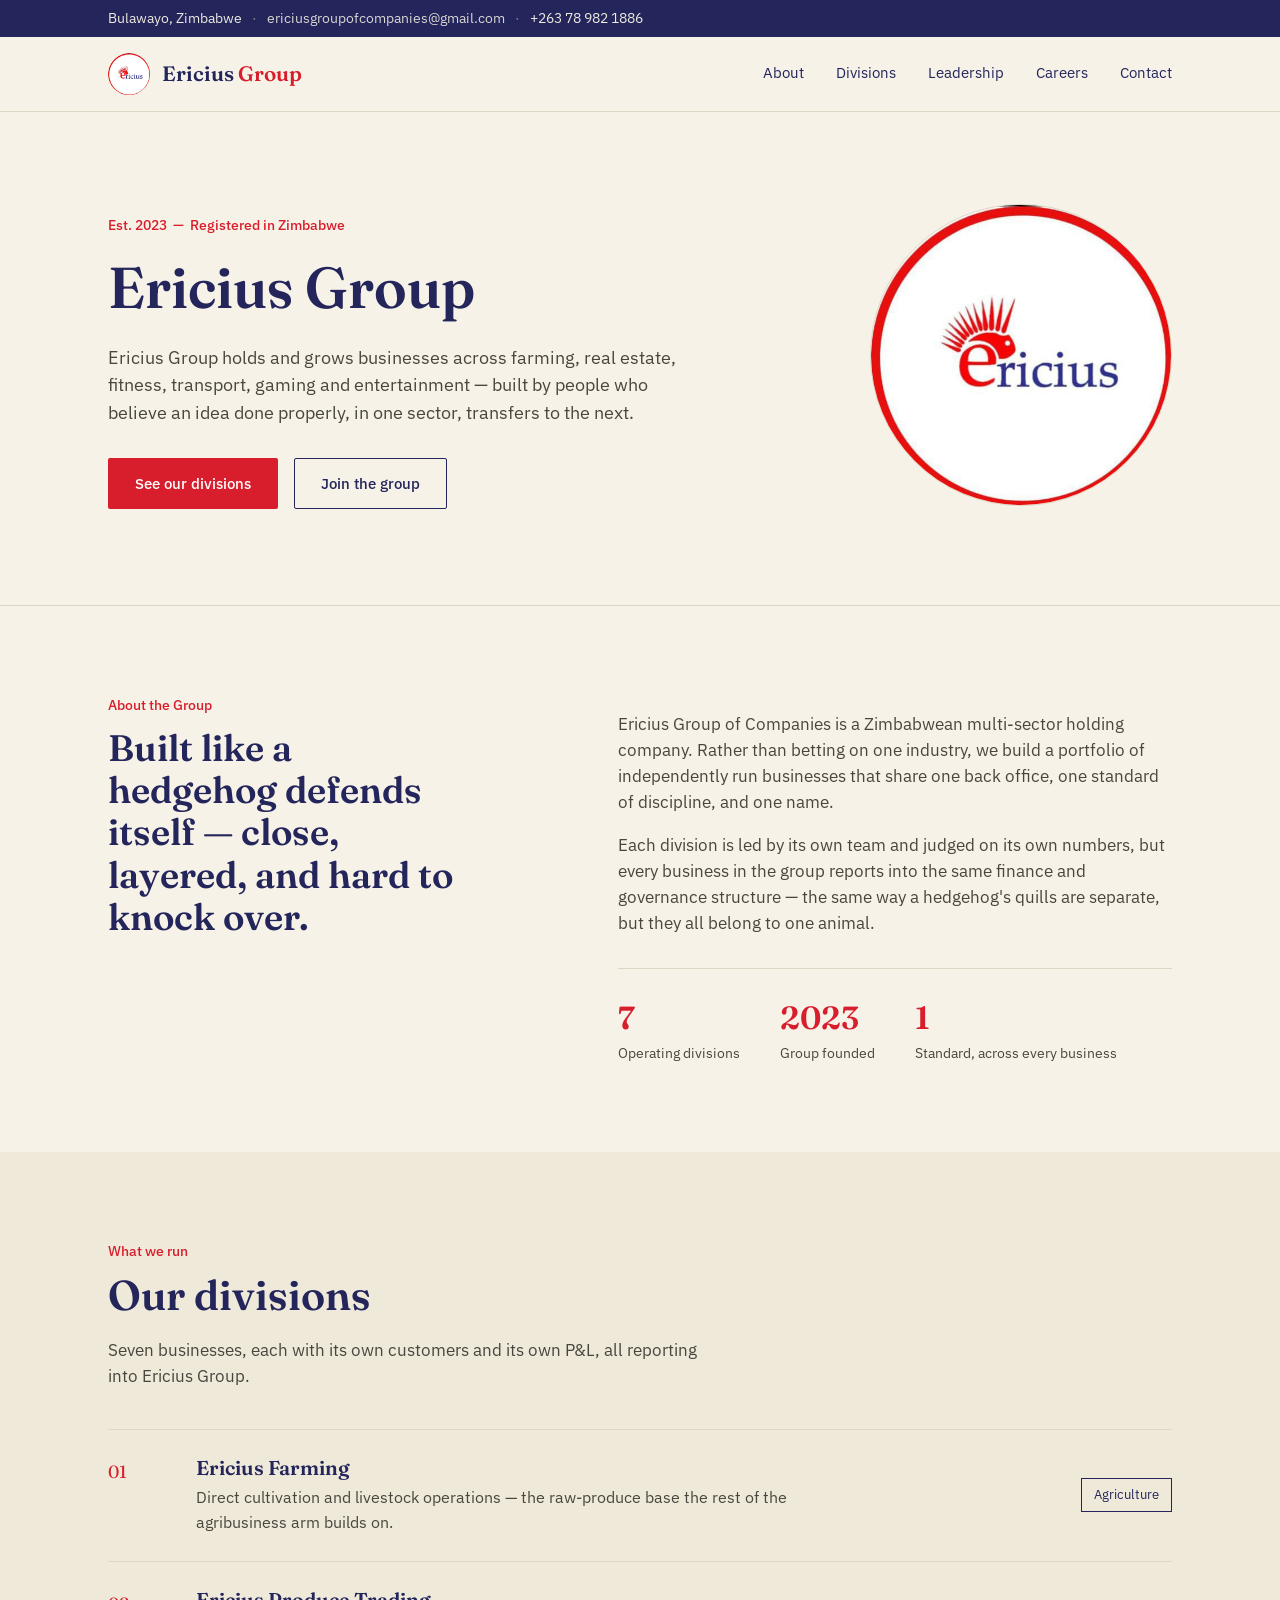
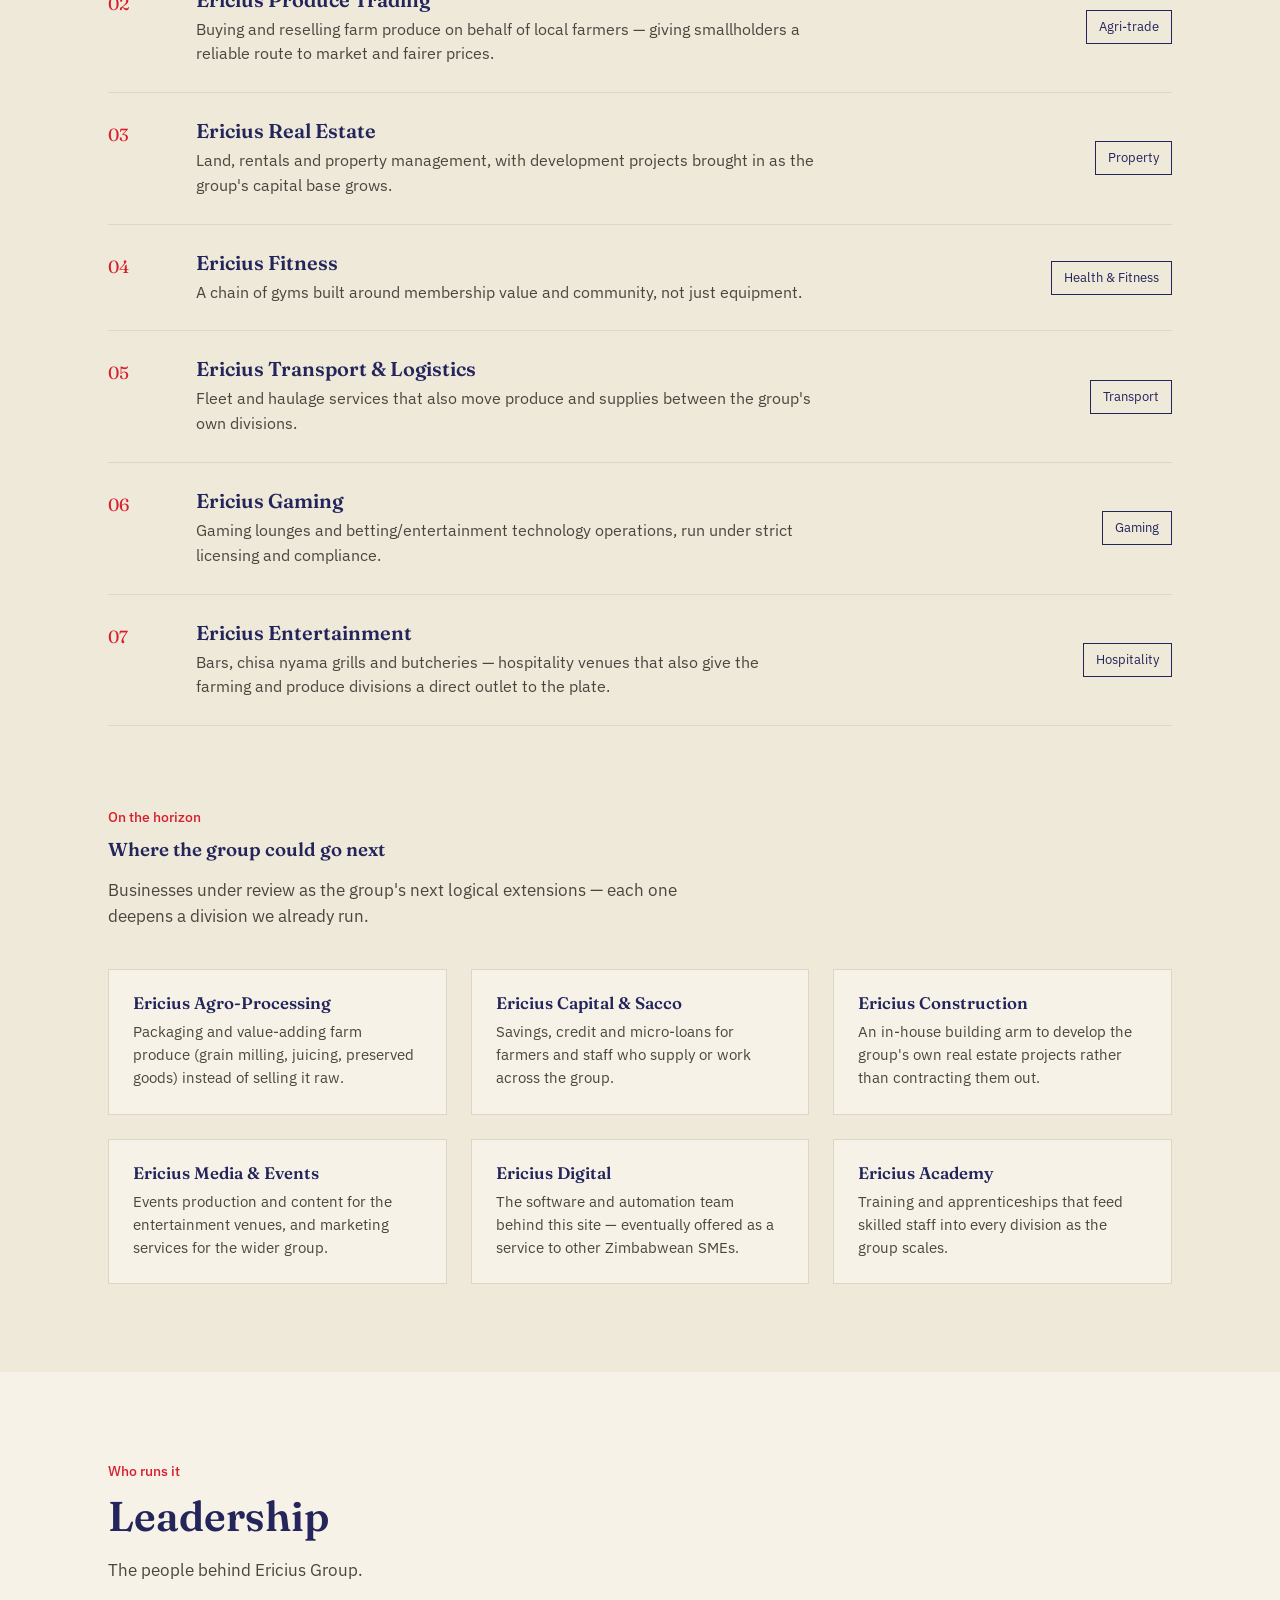
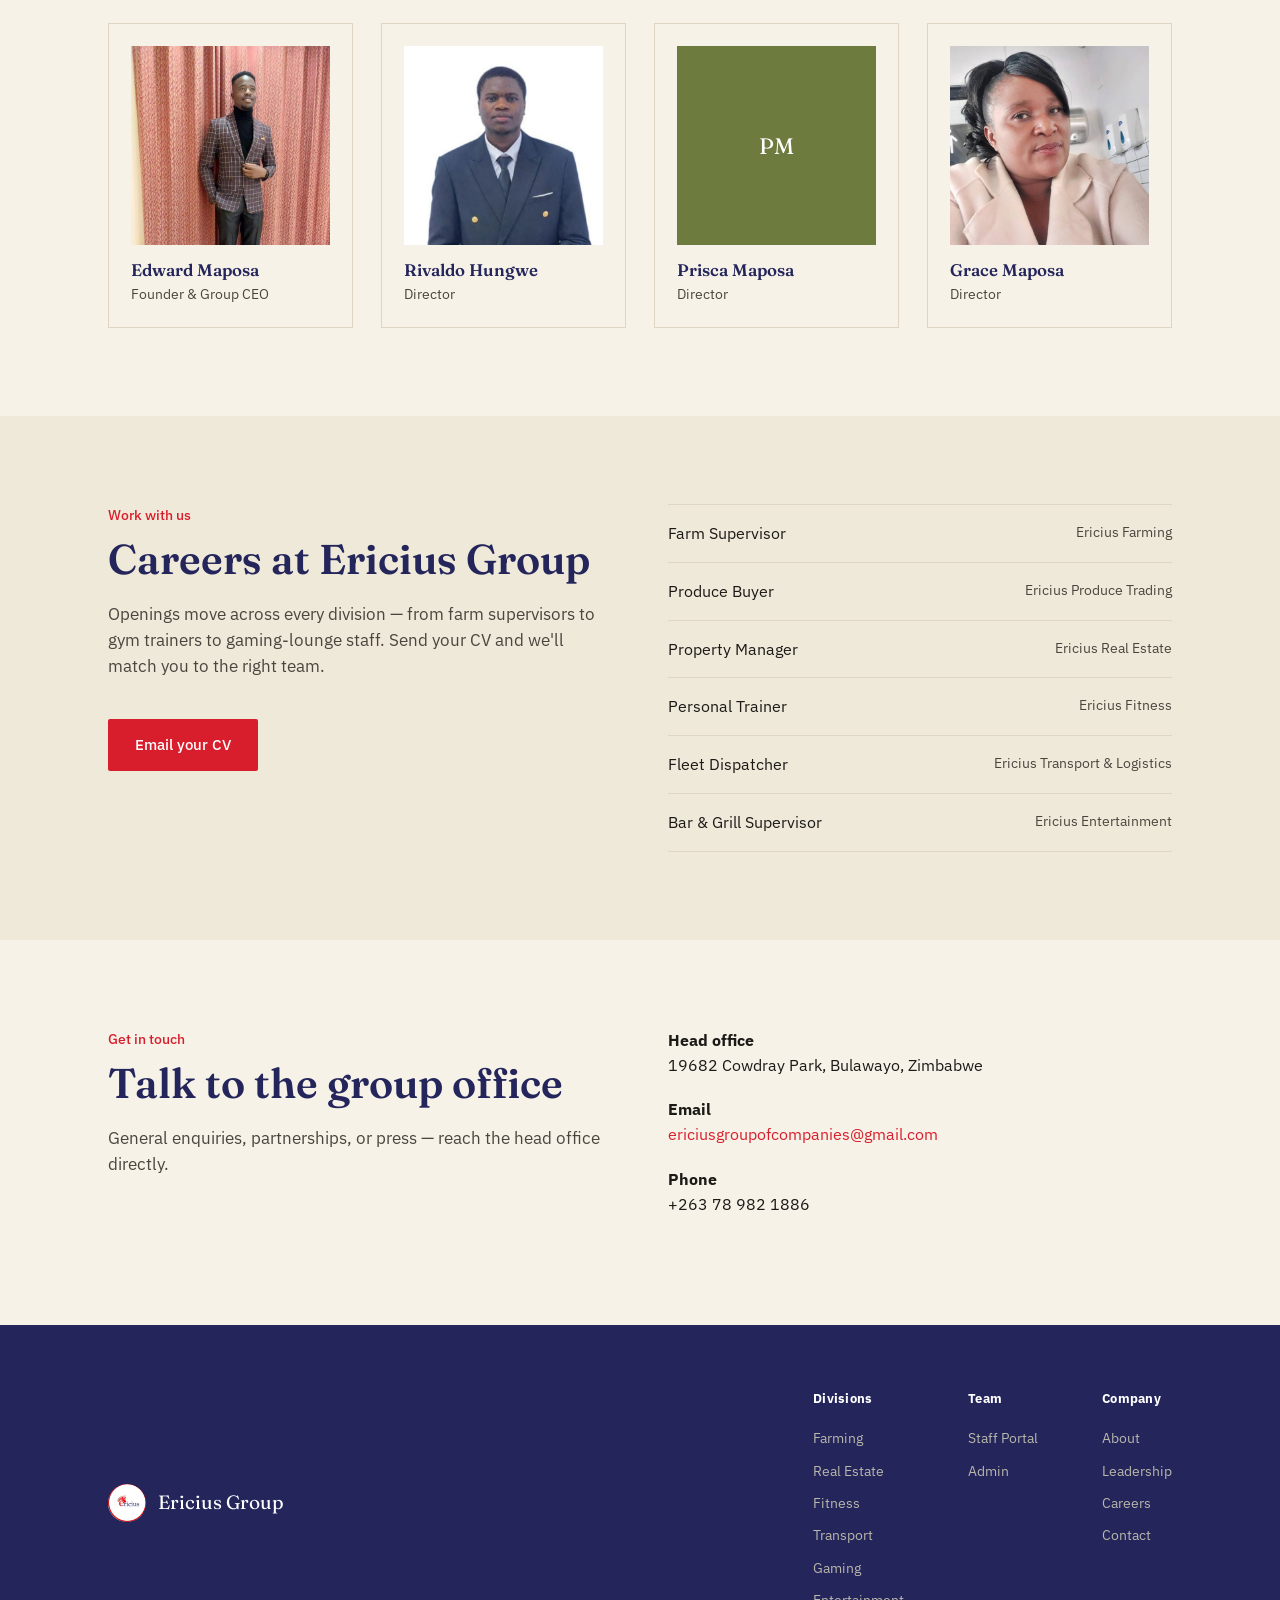
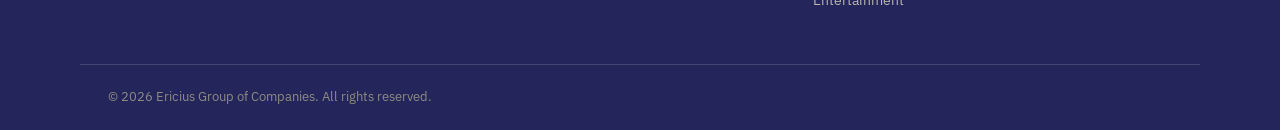
<file: index.html>
<!DOCTYPE html>
<html lang="en">
<head>
<meta charset="UTF-8">
<meta name="viewport" content="width=device-width, initial-scale=1">
<title>Ericius Group — A Diversified Group of Companies</title>
<meta name="description" content="Ericius Group is a diversified group of companies spanning farming, real estate, gyms, transportation, gaming and entertainment.">
<link rel="icon" href="[data-uri]">
<link rel="preconnect" href="https://fonts.googleapis.com">
<link rel="preconnect" href="https://fonts.gstatic.com" crossorigin>
<link href="https://fonts.googleapis.com/css2?family=Fraunces:opsz,wght@9..144,400;9..144,500;9..144,600;9..144,700&family=IBM+Plex+Sans:wght@400;500;600&display=swap" rel="stylesheet">
<style>
/* ===== Ericius Group — design tokens =====
   Red    #D81E2C  – accent, CTAs, the quill mark
   Navy   #23255B  – primary ink, headings, header/footer
   Sand   #F6F2E8  – page background (paper, not cream-cliché)
   Ink    #1C1A17  – body text
   Olive  #6E7B3F  – secondary accent (farming/nature)
   Line   #DED5C4  – hairline rules
*/

:root{
  --color-red:#D81E2C;
  --color-navy:#23255B;
  --color-sand:#F6F2E8;
  --color-ink:#1C1A17;
  --color-olive:#6E7B3F;
  --color-line:#DED5C4;
  --font-display:'Fraunces', Georgia, serif;
  --font-body:'IBM Plex Sans', -apple-system, Segoe UI, Arial, sans-serif;
  --max:1120px;
}

*{box-sizing:border-box;}
html{scroll-behavior:smooth;}
body{
  margin:0;
  background:var(--color-sand);
  color:var(--color-ink);
  font-family:var(--font-body);
  line-height:1.55;
  -webkit-font-smoothing:antialiased;
}
img{max-width:100%;display:block;}
a{color:inherit;text-decoration:none;}
h1,h2,h3,h4{font-family:var(--font-display);color:var(--color-navy);margin:0 0 .4em;line-height:1.15;font-weight:600;}

.wrap{max-width:var(--max);margin:0 auto;padding:0 28px;}

/* Topbar */
.topbar{background:var(--color-navy);color:#EDEAE0;font-size:.85rem;}
.topbar-inner{display:flex;gap:10px;align-items:center;padding:8px 28px;}
.topbar-sep{opacity:.5;}
.topbar a{opacity:.9;}
.topbar a:hover{opacity:1;text-decoration:underline;}

/* Header */
.site-header{position:sticky;top:0;background:var(--color-sand);border-bottom:1px solid var(--color-line);z-index:50;}
.header-inner{display:flex;align-items:center;justify-content:space-between;padding:16px 28px;}
.brand{display:flex;align-items:center;gap:12px;}
.brand-mark{width:42px;height:42px;border-radius:50%;object-fit:cover;}
.brand-word{font-family:var(--font-display);font-size:1.3rem;font-weight:600;color:var(--color-navy);}
.brand-word em{font-style:normal;color:var(--color-red);}
.main-nav{display:flex;gap:32px;}
.main-nav a{font-size:.95rem;color:var(--color-navy);padding:6px 0;border-bottom:2px solid transparent;}
.main-nav a:hover{border-color:var(--color-red);}
.nav-toggle{display:none;flex-direction:column;justify-content:center;gap:5px;background:none;border:0;cursor:pointer;padding:6px;}
.nav-toggle span{width:24px;height:2px;background:var(--color-navy);}

/* Buttons */
.btn{display:inline-block;padding:13px 26px;border-radius:2px;font-size:.95rem;font-weight:500;border:1px solid transparent;}
.btn-primary{background:var(--color-red);color:#fff;}
.btn-primary:hover{background:#B8151F;}
.btn-ghost{border-color:var(--color-navy);color:var(--color-navy);margin-left:12px;}
.btn-ghost:hover{background:var(--color-navy);color:#fff;}

/* Hero */
.hero{padding:88px 0 96px;border-bottom:1px solid var(--color-line);}
.hero-inner{display:grid;grid-template-columns:1.4fr .6fr;gap:56px;align-items:center;}
.eyebrow-free{color:var(--color-red);font-size:.9rem;font-weight:500;margin-bottom:18px;}
.hero-text h1{font-size:clamp(2.4rem,5vw,3.6rem);max-width:12ch;}
.hero-lede{max-width:52ch;font-size:1.1rem;color:#4A463E;margin:22px 0 32px;}
.hero-mark{border-radius:50%;overflow:hidden;border:1px solid var(--color-line);aspect-ratio:1/1;}

/* Sections */
.section{padding:88px 0;}
.section-alt{background:#EFE9DA;}
.section-kicker{color:var(--color-red);font-weight:500;font-size:.9rem;margin:0 0 10px;}
.section-title{font-size:clamp(1.8rem,3.4vw,2.6rem);}
.section-intro{max-width:60ch;color:#4A463E;font-size:1.05rem;margin-bottom:40px;}

/* About */
.about-grid{display:grid;grid-template-columns:.9fr 1.1fr;gap:56px;}
.about-lead h2{font-size:clamp(1.7rem,3vw,2.3rem);max-width:14ch;}
.about-body p{color:#4A463E;font-size:1.05rem;}
.stat-row{display:flex;gap:40px;margin-top:32px;border-top:1px solid var(--color-line);padding-top:24px;}
.stat{display:flex;flex-direction:column;}
.stat-num{font-family:var(--font-display);font-size:2rem;color:var(--color-red);font-weight:600;}
.stat-label{font-size:.85rem;color:#4A463E;}

/* Ledger (divisions) */
.ledger{border-top:1px solid var(--color-line);}
.ledger-row{display:grid;grid-template-columns:60px 1fr auto;gap:28px;align-items:start;padding:26px 0;border-bottom:1px solid var(--color-line);color:inherit;transition:background .15s ease,padding-left .15s ease;cursor:pointer;}
.ledger-row:hover{background:#EFE9DA;padding-left:12px;}
.ledger-row:hover .ledger-body h3{color:var(--color-red);}

/* Division detail pages */
.breadcrumb{font-size:.9rem;color:var(--color-navy);margin-bottom:18px;display:inline-block;}
.breadcrumb:hover{color:var(--color-red);}
.division-hero{padding:56px 0 64px;border-bottom:1px solid var(--color-line);}
.division-tag{display:inline-block;font-size:.8rem;color:var(--color-navy);border:1px solid var(--color-navy);padding:6px 12px;margin-bottom:18px;}
.division-hero h1{font-size:clamp(2.2rem,4.4vw,3.2rem);max-width:16ch;}
.division-lede{max-width:60ch;font-size:1.15rem;color:#4A463E;margin-top:18px;}
.division-body{display:grid;grid-template-columns:1.4fr .9fr;gap:56px;padding:64px 0;}
.division-body h2{font-size:1.5rem;}
.division-body p{color:#4A463E;font-size:1.02rem;margin-bottom:18px;}
.division-list{list-style:none;margin:0;padding:0;border-top:1px solid var(--color-line);}
.division-list li{padding:14px 0;border-bottom:1px solid var(--color-line);color:#4A463E;}
.division-side{border:1px solid var(--color-line);padding:28px;height:fit-content;background:#EFE9DA;}
.division-side h3{font-size:1.1rem;margin-bottom:14px;}
.division-side p{color:#4A463E;font-size:.95rem;margin-bottom:22px;}
.division-cta{display:flex;flex-direction:column;gap:10px;}
.division-cta .btn{text-align:center;margin:0;}
@media (max-width:860px){.division-body{grid-template-columns:1fr;}}
.ledger-index{font-family:var(--font-display);color:var(--color-red);font-size:1.1rem;padding-top:2px;}
.ledger-body h3{font-size:1.25rem;margin-bottom:6px;}
.ledger-body p{margin:0;color:#4A463E;max-width:62ch;}
.ledger-tag{align-self:center;font-size:.8rem;color:var(--color-navy);border:1px solid var(--color-navy);padding:6px 12px;white-space:nowrap;height:fit-content;}

.future-block{margin-top:80px;}
.future-grid{display:grid;grid-template-columns:repeat(3,1fr);gap:24px;}
.future-card{background:var(--color-sand);border:1px solid var(--color-line);padding:24px;}
.future-card h4{font-size:1.05rem;margin-bottom:8px;color:var(--color-navy);}
.future-card p{margin:0;font-size:.92rem;color:#4A463E;}

/* Leadership */
.people-grid{display:grid;grid-template-columns:repeat(4,1fr);gap:28px;}
.person-card{border:1px solid var(--color-line);padding:22px;text-align:left;}
.person-photo{width:100%;aspect-ratio:1/1;color:#fff;font-family:var(--font-display);font-size:1.4rem;display:flex;align-items:center;justify-content:center;margin-bottom:16px;object-fit:cover;}
.person-card h3{font-size:1.05rem;margin-bottom:2px;}
.person-role{color:#4A463E;font-size:.9rem;margin:0;}

/* Careers */
.careers-grid{display:grid;grid-template-columns:1fr 1fr;gap:56px;}
.role-list{list-style:none;margin:0;padding:0;border-top:1px solid var(--color-line);}
.role-list li{display:flex;justify-content:space-between;padding:16px 0;border-bottom:1px solid var(--color-line);}
.role-list em{font-style:normal;color:#4A463E;font-size:.9rem;}

/* Contact */
.contact-grid{display:grid;grid-template-columns:1fr 1fr;gap:56px;}
.contact-details p{margin:0 0 20px;}
.contact-details a{color:var(--color-red);}

/* Footer */
.site-footer{background:var(--color-navy);color:#D9D7CE;padding-top:64px;}
.footer-inner{display:flex;justify-content:space-between;flex-wrap:wrap;gap:40px;padding-bottom:48px;border-bottom:1px solid rgba(255,255,255,.15);}
.footer-brand{display:flex;align-items:center;gap:12px;font-family:var(--font-display);font-size:1.2rem;color:#fff;}
.footer-mark{width:38px;height:38px;border-radius:50%;}
.footer-cols{display:flex;gap:64px;}
.footer-cols h5{color:#fff;font-size:.8rem;letter-spacing:.02em;margin:0 0 14px;font-family:var(--font-body);}
.footer-cols a{display:block;font-size:.9rem;color:#B9B6AB;padding:5px 0;}
.footer-cols a:hover{color:#fff;}
.footer-bottom{padding:22px 28px;font-size:.82rem;color:#8E8C82;}

/* Responsive */
@media (max-width:860px){
  .hero-inner,.about-grid,.careers-grid,.contact-grid{grid-template-columns:1fr;}
  .hero-mark{max-width:220px;margin:0 auto;}
  .people-grid{grid-template-columns:repeat(2,1fr);}
  .future-grid{grid-template-columns:1fr 1fr;}
  .main-nav{position:fixed;top:0;right:0;height:100vh;width:74%;max-width:320px;background:var(--color-sand);
    flex-direction:column;padding:100px 28px 28px;gap:22px;transform:translateX(100%);transition:transform .25s ease;border-left:1px solid var(--color-line);}
  .main-nav.open{transform:translateX(0);}
  .nav-toggle{display:flex;}
}
@media (max-width:560px){
  .people-grid,.future-grid{grid-template-columns:1fr;}
  .ledger-row{grid-template-columns:40px 1fr;}
  .ledger-tag{grid-column:2;margin-top:8px;}
}

@media (prefers-reduced-motion:reduce){
  html{scroll-behavior:auto;}
  .main-nav{transition:none;}
}

:focus-visible{outline:2px solid var(--color-red);outline-offset:2px;}

</style>
</head>
<body>

<div class="topbar">
  <div class="wrap topbar-inner">
    <span>Bulawayo, Zimbabwe</span>
    <span class="topbar-sep">&middot;</span>
    <a href="mailto:ericiusgroupofcompanies@gmail.com">ericiusgroupofcompanies@gmail.com</a>
    <span class="topbar-sep">&middot;</span>
    <span>+263 78 982 1886</span>
  </div>
</div>

<header class="site-header">
  <div class="wrap header-inner">
    <a class="brand" href="#top">
      <img src="[data-uri]" alt="Ericius Group logo" class="brand-mark">
      <span class="brand-word">Ericius <em>Group</em></span>
    </a>
    <nav class="main-nav" id="main-nav">
      <a href="#about">About</a>
      <a href="#divisions">Divisions</a>
      <a href="#leadership">Leadership</a>
      <a href="#careers">Careers</a>
      <a href="#contact">Contact</a>
    </nav>
    <button class="nav-toggle" id="nav-toggle" aria-label="Toggle menu" aria-expanded="false">
      <span></span><span></span><span></span>
    </button>
  </div>
</header>

<main id="top">

  <section class="hero">
    <div class="wrap hero-inner">
      <div class="hero-text">
        <p class="eyebrow-free">Est. 2023 &nbsp;—&nbsp; Registered in Zimbabwe</p>
        <h1>Ericius Group</h1>
        <p class="hero-lede">Ericius Group holds and grows businesses across farming, real estate, fitness, transport, gaming and entertainment — built by people who believe an idea done properly, in one sector, transfers to the next.</p>
        <div class="hero-actions">
          <a href="#divisions" class="btn btn-primary">See our divisions</a>
          <a href="#careers" class="btn btn-ghost">Join the group</a>
        </div>
      </div>
      <div class="hero-mark" aria-hidden="true">
        <img src="[data-uri]" alt="">
      </div>
    </div>
  </section>

  <section class="section" id="about">
    <div class="wrap about-grid">
      <div class="about-lead">
        <p class="section-kicker">About the Group</p>
        <h2>Built like a hedgehog defends itself — close, layered, and hard to knock over.</h2>
      </div>
      <div class="about-body">
        <p>Ericius Group of Companies is a Zimbabwean multi-sector holding company. Rather than betting on one industry, we build a portfolio of independently run businesses that share one back office, one standard of discipline, and one name.</p>
        <p>Each division is led by its own team and judged on its own numbers, but every business in the group reports into the same finance and governance structure — the same way a hedgehog's quills are separate, but they all belong to one animal.</p>
        <div class="stat-row">
          <div class="stat"><span class="stat-num">7</span><span class="stat-label">Operating divisions</span></div>
          <div class="stat"><span class="stat-num">2023</span><span class="stat-label">Group founded</span></div>
          <div class="stat"><span class="stat-num">1</span><span class="stat-label">Standard, across every business</span></div>
        </div>
      </div>
    </div>
  </section>

  <section class="section section-alt" id="divisions">
    <div class="wrap">
      <p class="section-kicker">What we run</p>
      <h2 class="section-title">Our divisions</h2>
      <p class="section-intro">Seven businesses, each with its own customers and its own P&amp;L, all reporting into Ericius Group.</p>

      <div class="ledger">

        <a class="ledger-row" href="farming.html">
          <div class="ledger-index">01</div>
          <div class="ledger-body">
            <h3>Ericius Farming</h3>
            <p>Direct cultivation and livestock operations — the raw-produce base the rest of the agribusiness arm builds on.</p>
          </div>
          <div class="ledger-tag">Agriculture</div>
        </a>

        <a class="ledger-row" href="produce-trading.html">
          <div class="ledger-index">02</div>
          <div class="ledger-body">
            <h3>Ericius Produce Trading</h3>
            <p>Buying and reselling farm produce on behalf of local farmers — giving smallholders a reliable route to market and fairer prices.</p>
          </div>
          <div class="ledger-tag">Agri-trade</div>
        </a>

        <a class="ledger-row" href="real-estate.html">
          <div class="ledger-index">03</div>
          <div class="ledger-body">
            <h3>Ericius Real Estate</h3>
            <p>Land, rentals and property management, with development projects brought in as the group's capital base grows.</p>
          </div>
          <div class="ledger-tag">Property</div>
        </a>

        <a class="ledger-row" href="fitness.html">
          <div class="ledger-index">04</div>
          <div class="ledger-body">
            <h3>Ericius Fitness</h3>
            <p>A chain of gyms built around membership value and community, not just equipment.</p>
          </div>
          <div class="ledger-tag">Health &amp; Fitness</div>
        </a>

        <a class="ledger-row" href="transport.html">
          <div class="ledger-index">05</div>
          <div class="ledger-body">
            <h3>Ericius Transport &amp; Logistics</h3>
            <p>Fleet and haulage services that also move produce and supplies between the group's own divisions.</p>
          </div>
          <div class="ledger-tag">Transport</div>
        </a>

        <a class="ledger-row" href="gaming.html">
          <div class="ledger-index">06</div>
          <div class="ledger-body">
            <h3>Ericius Gaming</h3>
            <p>Gaming lounges and betting/entertainment technology operations, run under strict licensing and compliance.</p>
          </div>
          <div class="ledger-tag">Gaming</div>
        </a>

        <a class="ledger-row" href="entertainment.html">
          <div class="ledger-index">07</div>
          <div class="ledger-body">
            <h3>Ericius Entertainment</h3>
            <p>Bars, chisa nyama grills and butcheries — hospitality venues that also give the farming and produce divisions a direct outlet to the plate.</p>
          </div>
          <div class="ledger-tag">Hospitality</div>
        </a>

      </div>

      <div class="future-block">
        <p class="section-kicker">On the horizon</p>
        <h3>Where the group could go next</h3>
        <p class="section-intro">Businesses under review as the group's next logical extensions — each one deepens a division we already run.</p>
        <div class="future-grid">
          <div class="future-card">
            <h4>Ericius Agro-Processing</h4>
            <p>Packaging and value-adding farm produce (grain milling, juicing, preserved goods) instead of selling it raw.</p>
          </div>
          <div class="future-card">
            <h4>Ericius Capital &amp; Sacco</h4>
            <p>Savings, credit and micro-loans for farmers and staff who supply or work across the group.</p>
          </div>
          <div class="future-card">
            <h4>Ericius Construction</h4>
            <p>An in-house building arm to develop the group's own real estate projects rather than contracting them out.</p>
          </div>
          <div class="future-card">
            <h4>Ericius Media &amp; Events</h4>
            <p>Events production and content for the entertainment venues, and marketing services for the wider group.</p>
          </div>
          <div class="future-card">
            <h4>Ericius Digital</h4>
            <p>The software and automation team behind this site — eventually offered as a service to other Zimbabwean SMEs.</p>
          </div>
          <div class="future-card">
            <h4>Ericius Academy</h4>
            <p>Training and apprenticeships that feed skilled staff into every division as the group scales.</p>
          </div>
        </div>
      </div>
    </div>
  </section>

  <section class="section" id="leadership">
    <div class="wrap">
      <p class="section-kicker">Who runs it</p>
      <h2 class="section-title">Leadership</h2>
      <p class="section-intro">The people behind Ericius Group.</p>

      <div class="people-grid">
        <div class="person-card">
          <img class="person-photo" src="[data-uri]" alt="Edward Maposa">
          <h3>Edward Maposa</h3>
          <p class="person-role">Founder &amp; Group CEO</p>
        </div>
        <div class="person-card">
          <img class="person-photo" src="[data-uri]" alt="Rivaldo Hungwe">
          <h3>Rivaldo Hungwe</h3>
          <p class="person-role">Director</p>
        </div>
        <div class="person-card">
          <div class="person-photo" style="background:var(--color-olive)">PM</div>
          <h3>Prisca Maposa</h3>
          <p class="person-role">Director</p>
        </div>
        <div class="person-card">
          <img class="person-photo" src="[data-uri]" alt="Grace Maposa">
          <h3>Grace Maposa</h3>
          <p class="person-role">Director</p>
        </div>
      </div>
    </div>
  </section>

  <section class="section section-alt" id="careers">
    <div class="wrap careers-grid">
      <div>
        <p class="section-kicker">Work with us</p>
        <h2 class="section-title">Careers at Ericius Group</h2>
        <p class="section-intro">Openings move across every division — from farm supervisors to gym trainers to gaming-lounge staff. Send your CV and we'll match you to the right team.</p>
        <a href="mailto:ericiusgroupofcompanies@gmail.com?subject=Application%20-%20Ericius%20Group" class="btn btn-primary">Email your CV</a>
      </div>
      <ul class="role-list">
        <li><span>Farm Supervisor</span><em>Ericius Farming</em></li>
        <li><span>Produce Buyer</span><em>Ericius Produce Trading</em></li>
        <li><span>Property Manager</span><em>Ericius Real Estate</em></li>
        <li><span>Personal Trainer</span><em>Ericius Fitness</em></li>
        <li><span>Fleet Dispatcher</span><em>Ericius Transport &amp; Logistics</em></li>
        <li><span>Bar &amp; Grill Supervisor</span><em>Ericius Entertainment</em></li>
      </ul>
    </div>
  </section>

  <section class="section" id="contact">
    <div class="wrap contact-grid">
      <div>
        <p class="section-kicker">Get in touch</p>
        <h2 class="section-title">Talk to the group office</h2>
        <p class="section-intro">General enquiries, partnerships, or press — reach the head office directly.</p>
      </div>
      <div class="contact-details">
        <p><strong>Head office</strong><br>19682 Cowdray Park, Bulawayo, Zimbabwe</p>
        <p><strong>Email</strong><br><a href="mailto:ericiusgroupofcompanies@gmail.com">ericiusgroupofcompanies@gmail.com</a></p>
        <p><strong>Phone</strong><br>+263 78 982 1886</p>
      </div>
    </div>
  </section>

</main>

<footer class="site-footer">
  <div class="wrap footer-inner">
    <div class="footer-brand">
      <img src="[data-uri]" alt="Ericius Group logo" class="brand-mark footer-mark">
      <span>Ericius Group</span>
    </div>
    <div class="footer-cols">
      <div>
        <h5>Divisions</h5>
        <a href="#divisions">Farming</a>
        <a href="#divisions">Real Estate</a>
        <a href="#divisions">Fitness</a>
        <a href="#divisions">Transport</a>
        <a href="#divisions">Gaming</a>
        <a href="#divisions">Entertainment</a>
      </div>
      <div>
        <h5>Team</h5>
        <a href="portal.html">Staff Portal</a>
        <a href="admin.html">Admin</a>
      </div>
      <div>
        <h5>Company</h5>
        <a href="#about">About</a>
        <a href="#leadership">Leadership</a>
        <a href="#careers">Careers</a>
        <a href="#contact">Contact</a>
      </div>
    </div>
  </div>
  <div class="wrap footer-bottom">
    <span>&copy; 2026 Ericius Group of Companies. All rights reserved.</span>
  </div>
</footer>

<script>
const toggle = document.getElementById('nav-toggle');
const nav = document.getElementById('main-nav');

if (toggle && nav) {
  toggle.addEventListener('click', () => {
    const isOpen = nav.classList.toggle('open');
    toggle.setAttribute('aria-expanded', isOpen ? 'true' : 'false');
  });

  nav.querySelectorAll('a').forEach(link => {
    link.addEventListener('click', () => {
      nav.classList.remove('open');
      toggle.setAttribute('aria-expanded', 'false');
    });
  });
}

</script>
</body>
</html>
</file>
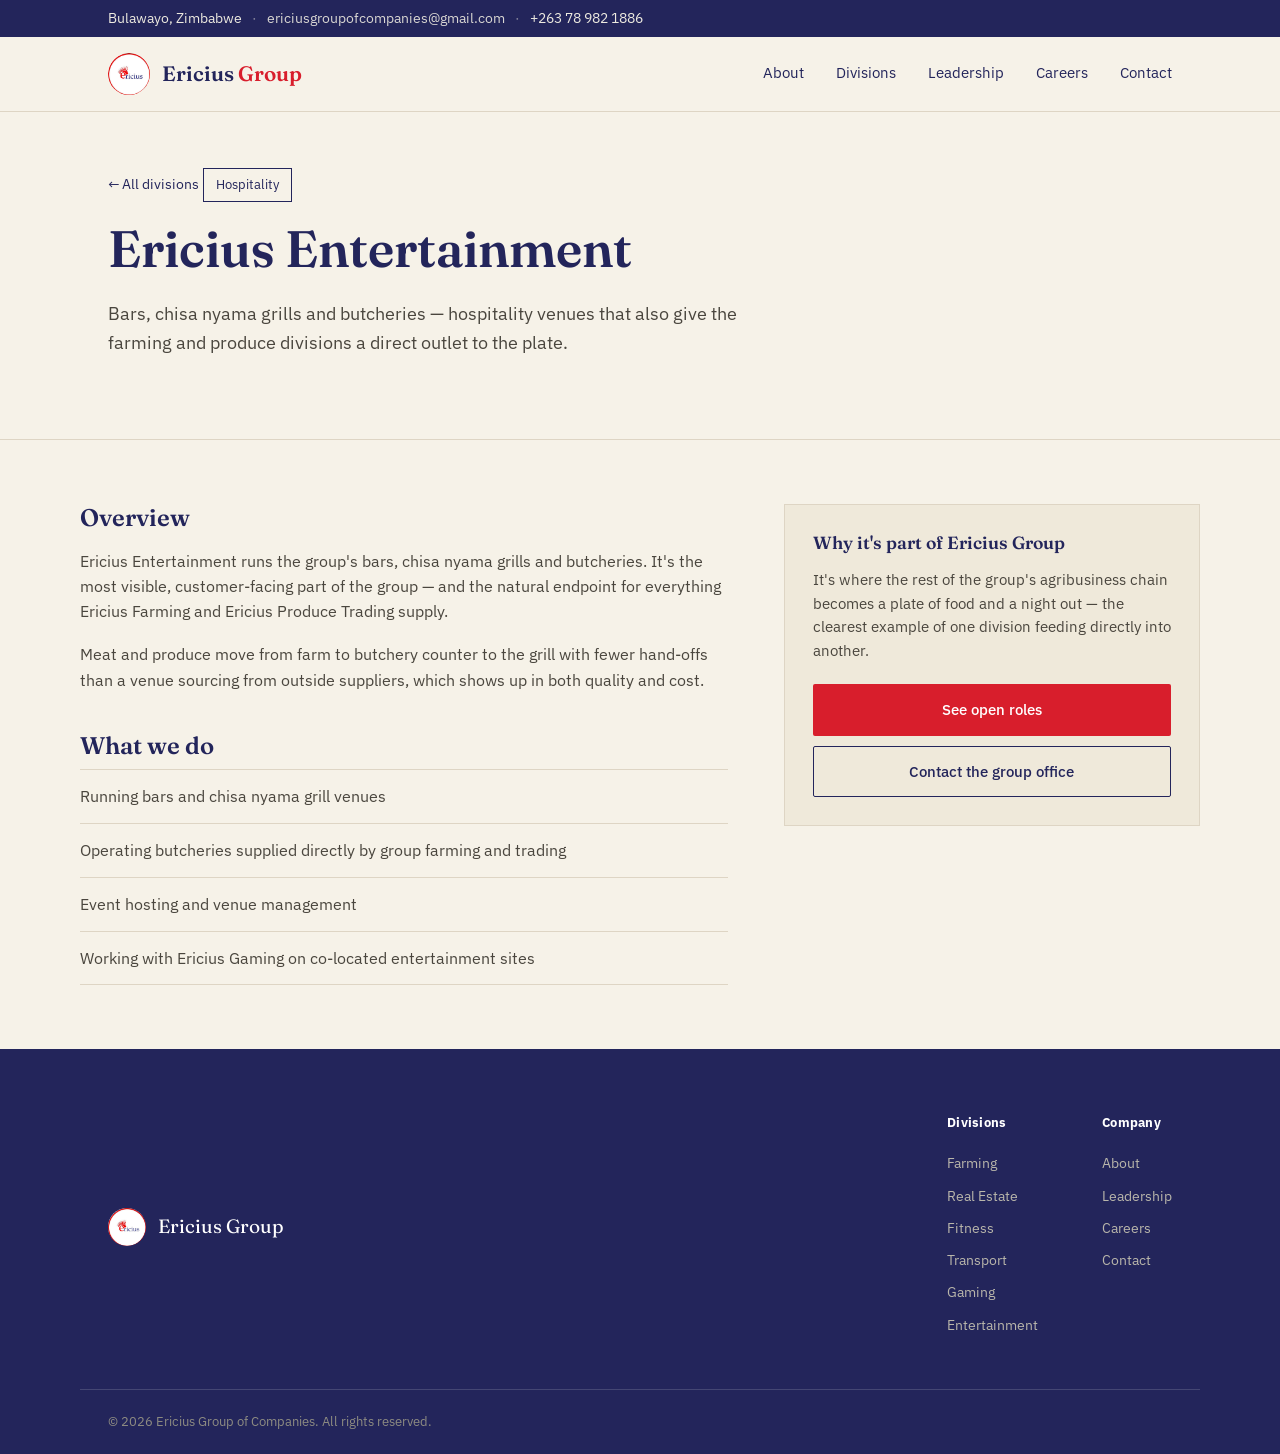
<file: entertainment.html>
<!DOCTYPE html>
<html lang="en">
<head>
<meta charset="UTF-8">
<meta name="viewport" content="width=device-width, initial-scale=1">
<title>Ericius Entertainment — Ericius Group</title>
<meta name="description" content="Bars, chisa nyama grills and butcheries — hospitality venues that also give the farming and produce divisions a direct outlet to the plate.">
<link rel="icon" href="[data-uri]">
<link rel="preconnect" href="https://fonts.googleapis.com">
<link rel="preconnect" href="https://fonts.gstatic.com" crossorigin>
<link href="https://fonts.googleapis.com/css2?family=Fraunces:opsz,wght@9..144,400;9..144,500;9..144,600;9..144,700&family=IBM+Plex+Sans:wght@400;500;600&display=swap" rel="stylesheet">
<style>
/* ===== Ericius Group — design tokens =====
   Red    #D81E2C  – accent, CTAs, the quill mark
   Navy   #23255B  – primary ink, headings, header/footer
   Sand   #F6F2E8  – page background (paper, not cream-cliché)
   Ink    #1C1A17  – body text
   Olive  #6E7B3F  – secondary accent (farming/nature)
   Line   #DED5C4  – hairline rules
*/

:root{
  --color-red:#D81E2C;
  --color-navy:#23255B;
  --color-sand:#F6F2E8;
  --color-ink:#1C1A17;
  --color-olive:#6E7B3F;
  --color-line:#DED5C4;
  --font-display:'Fraunces', Georgia, serif;
  --font-body:'IBM Plex Sans', -apple-system, Segoe UI, Arial, sans-serif;
  --max:1120px;
}

*{box-sizing:border-box;}
html{scroll-behavior:smooth;}
body{
  margin:0;
  background:var(--color-sand);
  color:var(--color-ink);
  font-family:var(--font-body);
  line-height:1.55;
  -webkit-font-smoothing:antialiased;
}
img{max-width:100%;display:block;}
a{color:inherit;text-decoration:none;}
h1,h2,h3,h4{font-family:var(--font-display);color:var(--color-navy);margin:0 0 .4em;line-height:1.15;font-weight:600;}

.wrap{max-width:var(--max);margin:0 auto;padding:0 28px;}

/* Topbar */
.topbar{background:var(--color-navy);color:#EDEAE0;font-size:.85rem;}
.topbar-inner{display:flex;gap:10px;align-items:center;padding:8px 28px;}
.topbar-sep{opacity:.5;}
.topbar a{opacity:.9;}
.topbar a:hover{opacity:1;text-decoration:underline;}

/* Header */
.site-header{position:sticky;top:0;background:var(--color-sand);border-bottom:1px solid var(--color-line);z-index:50;}
.header-inner{display:flex;align-items:center;justify-content:space-between;padding:16px 28px;}
.brand{display:flex;align-items:center;gap:12px;}
.brand-mark{width:42px;height:42px;border-radius:50%;object-fit:cover;}
.brand-word{font-family:var(--font-display);font-size:1.3rem;font-weight:600;color:var(--color-navy);}
.brand-word em{font-style:normal;color:var(--color-red);}
.main-nav{display:flex;gap:32px;}
.main-nav a{font-size:.95rem;color:var(--color-navy);padding:6px 0;border-bottom:2px solid transparent;}
.main-nav a:hover{border-color:var(--color-red);}
.nav-toggle{display:none;flex-direction:column;justify-content:center;gap:5px;background:none;border:0;cursor:pointer;padding:6px;}
.nav-toggle span{width:24px;height:2px;background:var(--color-navy);}

/* Buttons */
.btn{display:inline-block;padding:13px 26px;border-radius:2px;font-size:.95rem;font-weight:500;border:1px solid transparent;}
.btn-primary{background:var(--color-red);color:#fff;}
.btn-primary:hover{background:#B8151F;}
.btn-ghost{border-color:var(--color-navy);color:var(--color-navy);margin-left:12px;}
.btn-ghost:hover{background:var(--color-navy);color:#fff;}

/* Hero */
.hero{padding:88px 0 96px;border-bottom:1px solid var(--color-line);}
.hero-inner{display:grid;grid-template-columns:1.4fr .6fr;gap:56px;align-items:center;}
.eyebrow-free{color:var(--color-red);font-size:.9rem;font-weight:500;margin-bottom:18px;}
.hero-text h1{font-size:clamp(2.4rem,5vw,3.6rem);max-width:12ch;}
.hero-lede{max-width:52ch;font-size:1.1rem;color:#4A463E;margin:22px 0 32px;}
.hero-mark{border-radius:50%;overflow:hidden;border:1px solid var(--color-line);aspect-ratio:1/1;}

/* Sections */
.section{padding:88px 0;}
.section-alt{background:#EFE9DA;}
.section-kicker{color:var(--color-red);font-weight:500;font-size:.9rem;margin:0 0 10px;}
.section-title{font-size:clamp(1.8rem,3.4vw,2.6rem);}
.section-intro{max-width:60ch;color:#4A463E;font-size:1.05rem;margin-bottom:40px;}

/* About */
.about-grid{display:grid;grid-template-columns:.9fr 1.1fr;gap:56px;}
.about-lead h2{font-size:clamp(1.7rem,3vw,2.3rem);max-width:14ch;}
.about-body p{color:#4A463E;font-size:1.05rem;}
.stat-row{display:flex;gap:40px;margin-top:32px;border-top:1px solid var(--color-line);padding-top:24px;}
.stat{display:flex;flex-direction:column;}
.stat-num{font-family:var(--font-display);font-size:2rem;color:var(--color-red);font-weight:600;}
.stat-label{font-size:.85rem;color:#4A463E;}

/* Ledger (divisions) */
.ledger{border-top:1px solid var(--color-line);}
.ledger-row{display:grid;grid-template-columns:60px 1fr auto;gap:28px;align-items:start;padding:26px 0;border-bottom:1px solid var(--color-line);color:inherit;transition:background .15s ease,padding-left .15s ease;cursor:pointer;}
.ledger-row:hover{background:#EFE9DA;padding-left:12px;}
.ledger-row:hover .ledger-body h3{color:var(--color-red);}

/* Division detail pages */
.breadcrumb{font-size:.9rem;color:var(--color-navy);margin-bottom:18px;display:inline-block;}
.breadcrumb:hover{color:var(--color-red);}
.division-hero{padding:56px 0 64px;border-bottom:1px solid var(--color-line);}
.division-tag{display:inline-block;font-size:.8rem;color:var(--color-navy);border:1px solid var(--color-navy);padding:6px 12px;margin-bottom:18px;}
.division-hero h1{font-size:clamp(2.2rem,4.4vw,3.2rem);max-width:16ch;}
.division-lede{max-width:60ch;font-size:1.15rem;color:#4A463E;margin-top:18px;}
.division-body{display:grid;grid-template-columns:1.4fr .9fr;gap:56px;padding:64px 0;}
.division-body h2{font-size:1.5rem;}
.division-body p{color:#4A463E;font-size:1.02rem;margin-bottom:18px;}
.division-list{list-style:none;margin:0;padding:0;border-top:1px solid var(--color-line);}
.division-list li{padding:14px 0;border-bottom:1px solid var(--color-line);color:#4A463E;}
.division-side{border:1px solid var(--color-line);padding:28px;height:fit-content;background:#EFE9DA;}
.division-side h3{font-size:1.1rem;margin-bottom:14px;}
.division-side p{color:#4A463E;font-size:.95rem;margin-bottom:22px;}
.division-cta{display:flex;flex-direction:column;gap:10px;}
.division-cta .btn{text-align:center;margin:0;}
@media (max-width:860px){.division-body{grid-template-columns:1fr;}}
.ledger-index{font-family:var(--font-display);color:var(--color-red);font-size:1.1rem;padding-top:2px;}
.ledger-body h3{font-size:1.25rem;margin-bottom:6px;}
.ledger-body p{margin:0;color:#4A463E;max-width:62ch;}
.ledger-tag{align-self:center;font-size:.8rem;color:var(--color-navy);border:1px solid var(--color-navy);padding:6px 12px;white-space:nowrap;height:fit-content;}

.future-block{margin-top:80px;}
.future-grid{display:grid;grid-template-columns:repeat(3,1fr);gap:24px;}
.future-card{background:var(--color-sand);border:1px solid var(--color-line);padding:24px;}
.future-card h4{font-size:1.05rem;margin-bottom:8px;color:var(--color-navy);}
.future-card p{margin:0;font-size:.92rem;color:#4A463E;}

/* Leadership */
.people-grid{display:grid;grid-template-columns:repeat(4,1fr);gap:28px;}
.person-card{border:1px solid var(--color-line);padding:22px;text-align:left;}
.person-photo{width:100%;aspect-ratio:1/1;color:#fff;font-family:var(--font-display);font-size:1.4rem;display:flex;align-items:center;justify-content:center;margin-bottom:16px;}
.person-card h3{font-size:1.05rem;margin-bottom:2px;}
.person-role{color:#4A463E;font-size:.9rem;margin:0;}

/* Careers */
.careers-grid{display:grid;grid-template-columns:1fr 1fr;gap:56px;}
.role-list{list-style:none;margin:0;padding:0;border-top:1px solid var(--color-line);}
.role-list li{display:flex;justify-content:space-between;padding:16px 0;border-bottom:1px solid var(--color-line);}
.role-list em{font-style:normal;color:#4A463E;font-size:.9rem;}

/* Contact */
.contact-grid{display:grid;grid-template-columns:1fr 1fr;gap:56px;}
.contact-details p{margin:0 0 20px;}
.contact-details a{color:var(--color-red);}

/* Footer */
.site-footer{background:var(--color-navy);color:#D9D7CE;padding-top:64px;}
.footer-inner{display:flex;justify-content:space-between;flex-wrap:wrap;gap:40px;padding-bottom:48px;border-bottom:1px solid rgba(255,255,255,.15);}
.footer-brand{display:flex;align-items:center;gap:12px;font-family:var(--font-display);font-size:1.2rem;color:#fff;}
.footer-mark{width:38px;height:38px;border-radius:50%;}
.footer-cols{display:flex;gap:64px;}
.footer-cols h5{color:#fff;font-size:.8rem;letter-spacing:.02em;margin:0 0 14px;font-family:var(--font-body);}
.footer-cols a{display:block;font-size:.9rem;color:#B9B6AB;padding:5px 0;}
.footer-cols a:hover{color:#fff;}
.footer-bottom{padding:22px 28px;font-size:.82rem;color:#8E8C82;}

/* Responsive */
@media (max-width:860px){
  .hero-inner,.about-grid,.careers-grid,.contact-grid{grid-template-columns:1fr;}
  .hero-mark{max-width:220px;margin:0 auto;}
  .people-grid{grid-template-columns:repeat(2,1fr);}
  .future-grid{grid-template-columns:1fr 1fr;}
  .main-nav{position:fixed;top:0;right:0;height:100vh;width:74%;max-width:320px;background:var(--color-sand);
    flex-direction:column;padding:100px 28px 28px;gap:22px;transform:translateX(100%);transition:transform .25s ease;border-left:1px solid var(--color-line);}
  .main-nav.open{transform:translateX(0);}
  .nav-toggle{display:flex;}
}
@media (max-width:560px){
  .people-grid,.future-grid{grid-template-columns:1fr;}
  .ledger-row{grid-template-columns:40px 1fr;}
  .ledger-tag{grid-column:2;margin-top:8px;}
}

@media (prefers-reduced-motion:reduce){
  html{scroll-behavior:auto;}
  .main-nav{transition:none;}
}

:focus-visible{outline:2px solid var(--color-red);outline-offset:2px;}

</style>
</head>
<body>

<div class="topbar">
  <div class="wrap topbar-inner">
    <span>Bulawayo, Zimbabwe</span>
    <span class="topbar-sep">&middot;</span>
    <a href="mailto:ericiusgroupofcompanies@gmail.com">ericiusgroupofcompanies@gmail.com</a>
    <span class="topbar-sep">&middot;</span>
    <span>+263 78 982 1886</span>
  </div>
</div>

<header class="site-header">
  <div class="wrap header-inner">
    <a class="brand" href="index.html">
      <img src="[data-uri]" alt="Ericius Group logo" class="brand-mark">
      <span class="brand-word">Ericius <em>Group</em></span>
    </a>
    <nav class="main-nav" id="main-nav">
      <a href="index.html#about">About</a>
      <a href="index.html#divisions">Divisions</a>
      <a href="index.html#leadership">Leadership</a>
      <a href="index.html#careers">Careers</a>
      <a href="index.html#contact">Contact</a>
    </nav>
    <button class="nav-toggle" id="nav-toggle" aria-label="Toggle menu" aria-expanded="false">
      <span></span><span></span><span></span>
    </button>
  </div>
</header>

<main>
  <section class="division-hero">
    <div class="wrap">
      <a href="index.html#divisions" class="breadcrumb">&larr; All divisions</a>
      <div class="division-tag">Hospitality</div>
      <h1>Ericius Entertainment</h1>
      <p class="division-lede">Bars, chisa nyama grills and butcheries — hospitality venues that also give the farming and produce divisions a direct outlet to the plate.</p>
    </div>
  </section>

  <section class="wrap division-body">
    <div>
      <h2>Overview</h2>
      <p>Ericius Entertainment runs the group's bars, chisa nyama grills and butcheries. It's the most visible, customer-facing part of the group — and the natural endpoint for everything Ericius Farming and Ericius Produce Trading supply.</p>
      <p>Meat and produce move from farm to butchery counter to the grill with fewer hand-offs than a venue sourcing from outside suppliers, which shows up in both quality and cost.</p>
      <h2 style="margin-top:40px;">What we do</h2>
      <ul class="division-list">
        <li>Running bars and chisa nyama grill venues</li>
        <li>Operating butcheries supplied directly by group farming and trading</li>
        <li>Event hosting and venue management</li>
        <li>Working with Ericius Gaming on co-located entertainment sites</li>
      </ul>
    </div>
    <aside class="division-side">
      <h3>Why it's part of Ericius Group</h3>
      <p>It's where the rest of the group's agribusiness chain becomes a plate of food and a night out — the clearest example of one division feeding directly into another.</p>
      <div class="division-cta">
        <a href="index.html#careers" class="btn btn-primary">See open roles</a>
        <a href="index.html#contact" class="btn btn-ghost" style="margin-left:0;">Contact the group office</a>
      </div>
    </aside>
  </section>
</main>

<footer class="site-footer">
  <div class="wrap footer-inner">
    <div class="footer-brand">
      <img src="[data-uri]" alt="Ericius Group logo" class="brand-mark footer-mark">
      <span>Ericius Group</span>
    </div>
    <div class="footer-cols">
      <div>
        <h5>Divisions</h5>
        <a href="farming.html">Farming</a>
        <a href="real-estate.html">Real Estate</a>
        <a href="fitness.html">Fitness</a>
        <a href="transport.html">Transport</a>
        <a href="gaming.html">Gaming</a>
        <a href="entertainment.html">Entertainment</a>
      </div>
      <div>
        <h5>Company</h5>
        <a href="index.html#about">About</a>
        <a href="index.html#leadership">Leadership</a>
        <a href="index.html#careers">Careers</a>
        <a href="index.html#contact">Contact</a>
      </div>
    </div>
  </div>
  <div class="wrap footer-bottom">
    <span>&copy; 2026 Ericius Group of Companies. All rights reserved.</span>
  </div>
</footer>

<script>
const toggle = document.getElementById('nav-toggle');
const nav = document.getElementById('main-nav');

if (toggle && nav) {
  toggle.addEventListener('click', () => {
    const isOpen = nav.classList.toggle('open');
    toggle.setAttribute('aria-expanded', isOpen ? 'true' : 'false');
  });

  nav.querySelectorAll('a').forEach(link => {
    link.addEventListener('click', () => {
      nav.classList.remove('open');
      toggle.setAttribute('aria-expanded', 'false');
    });
  });
}

</script>
</body>
</html>
</file>
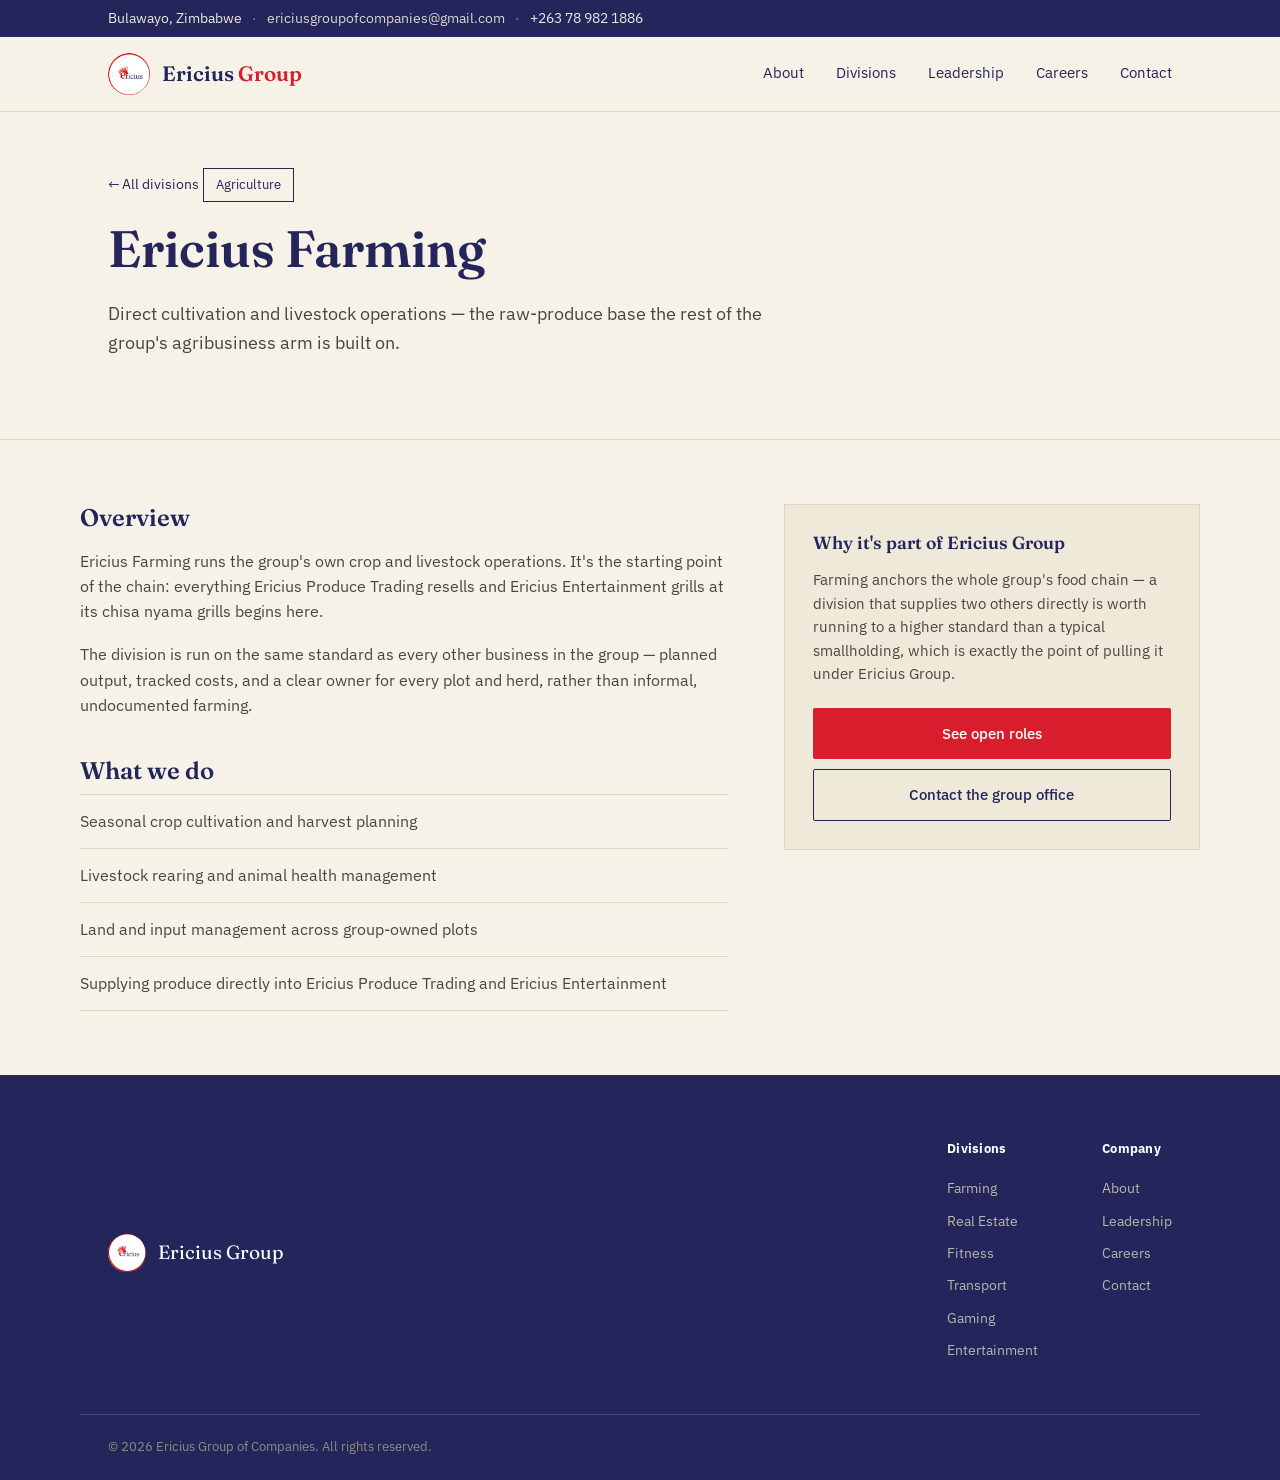
<file: farming.html>
<!DOCTYPE html>
<html lang="en">
<head>
<meta charset="UTF-8">
<meta name="viewport" content="width=device-width, initial-scale=1">
<title>Ericius Farming — Ericius Group</title>
<meta name="description" content="Direct cultivation and livestock operations — the raw-produce base the rest of the group's agribusiness arm is built on.">
<link rel="icon" href="[data-uri]">
<link rel="preconnect" href="https://fonts.googleapis.com">
<link rel="preconnect" href="https://fonts.gstatic.com" crossorigin>
<link href="https://fonts.googleapis.com/css2?family=Fraunces:opsz,wght@9..144,400;9..144,500;9..144,600;9..144,700&family=IBM+Plex+Sans:wght@400;500;600&display=swap" rel="stylesheet">
<style>
/* ===== Ericius Group — design tokens =====
   Red    #D81E2C  – accent, CTAs, the quill mark
   Navy   #23255B  – primary ink, headings, header/footer
   Sand   #F6F2E8  – page background (paper, not cream-cliché)
   Ink    #1C1A17  – body text
   Olive  #6E7B3F  – secondary accent (farming/nature)
   Line   #DED5C4  – hairline rules
*/

:root{
  --color-red:#D81E2C;
  --color-navy:#23255B;
  --color-sand:#F6F2E8;
  --color-ink:#1C1A17;
  --color-olive:#6E7B3F;
  --color-line:#DED5C4;
  --font-display:'Fraunces', Georgia, serif;
  --font-body:'IBM Plex Sans', -apple-system, Segoe UI, Arial, sans-serif;
  --max:1120px;
}

*{box-sizing:border-box;}
html{scroll-behavior:smooth;}
body{
  margin:0;
  background:var(--color-sand);
  color:var(--color-ink);
  font-family:var(--font-body);
  line-height:1.55;
  -webkit-font-smoothing:antialiased;
}
img{max-width:100%;display:block;}
a{color:inherit;text-decoration:none;}
h1,h2,h3,h4{font-family:var(--font-display);color:var(--color-navy);margin:0 0 .4em;line-height:1.15;font-weight:600;}

.wrap{max-width:var(--max);margin:0 auto;padding:0 28px;}

/* Topbar */
.topbar{background:var(--color-navy);color:#EDEAE0;font-size:.85rem;}
.topbar-inner{display:flex;gap:10px;align-items:center;padding:8px 28px;}
.topbar-sep{opacity:.5;}
.topbar a{opacity:.9;}
.topbar a:hover{opacity:1;text-decoration:underline;}

/* Header */
.site-header{position:sticky;top:0;background:var(--color-sand);border-bottom:1px solid var(--color-line);z-index:50;}
.header-inner{display:flex;align-items:center;justify-content:space-between;padding:16px 28px;}
.brand{display:flex;align-items:center;gap:12px;}
.brand-mark{width:42px;height:42px;border-radius:50%;object-fit:cover;}
.brand-word{font-family:var(--font-display);font-size:1.3rem;font-weight:600;color:var(--color-navy);}
.brand-word em{font-style:normal;color:var(--color-red);}
.main-nav{display:flex;gap:32px;}
.main-nav a{font-size:.95rem;color:var(--color-navy);padding:6px 0;border-bottom:2px solid transparent;}
.main-nav a:hover{border-color:var(--color-red);}
.nav-toggle{display:none;flex-direction:column;justify-content:center;gap:5px;background:none;border:0;cursor:pointer;padding:6px;}
.nav-toggle span{width:24px;height:2px;background:var(--color-navy);}

/* Buttons */
.btn{display:inline-block;padding:13px 26px;border-radius:2px;font-size:.95rem;font-weight:500;border:1px solid transparent;}
.btn-primary{background:var(--color-red);color:#fff;}
.btn-primary:hover{background:#B8151F;}
.btn-ghost{border-color:var(--color-navy);color:var(--color-navy);margin-left:12px;}
.btn-ghost:hover{background:var(--color-navy);color:#fff;}

/* Hero */
.hero{padding:88px 0 96px;border-bottom:1px solid var(--color-line);}
.hero-inner{display:grid;grid-template-columns:1.4fr .6fr;gap:56px;align-items:center;}
.eyebrow-free{color:var(--color-red);font-size:.9rem;font-weight:500;margin-bottom:18px;}
.hero-text h1{font-size:clamp(2.4rem,5vw,3.6rem);max-width:12ch;}
.hero-lede{max-width:52ch;font-size:1.1rem;color:#4A463E;margin:22px 0 32px;}
.hero-mark{border-radius:50%;overflow:hidden;border:1px solid var(--color-line);aspect-ratio:1/1;}

/* Sections */
.section{padding:88px 0;}
.section-alt{background:#EFE9DA;}
.section-kicker{color:var(--color-red);font-weight:500;font-size:.9rem;margin:0 0 10px;}
.section-title{font-size:clamp(1.8rem,3.4vw,2.6rem);}
.section-intro{max-width:60ch;color:#4A463E;font-size:1.05rem;margin-bottom:40px;}

/* About */
.about-grid{display:grid;grid-template-columns:.9fr 1.1fr;gap:56px;}
.about-lead h2{font-size:clamp(1.7rem,3vw,2.3rem);max-width:14ch;}
.about-body p{color:#4A463E;font-size:1.05rem;}
.stat-row{display:flex;gap:40px;margin-top:32px;border-top:1px solid var(--color-line);padding-top:24px;}
.stat{display:flex;flex-direction:column;}
.stat-num{font-family:var(--font-display);font-size:2rem;color:var(--color-red);font-weight:600;}
.stat-label{font-size:.85rem;color:#4A463E;}

/* Ledger (divisions) */
.ledger{border-top:1px solid var(--color-line);}
.ledger-row{display:grid;grid-template-columns:60px 1fr auto;gap:28px;align-items:start;padding:26px 0;border-bottom:1px solid var(--color-line);color:inherit;transition:background .15s ease,padding-left .15s ease;cursor:pointer;}
.ledger-row:hover{background:#EFE9DA;padding-left:12px;}
.ledger-row:hover .ledger-body h3{color:var(--color-red);}

/* Division detail pages */
.breadcrumb{font-size:.9rem;color:var(--color-navy);margin-bottom:18px;display:inline-block;}
.breadcrumb:hover{color:var(--color-red);}
.division-hero{padding:56px 0 64px;border-bottom:1px solid var(--color-line);}
.division-tag{display:inline-block;font-size:.8rem;color:var(--color-navy);border:1px solid var(--color-navy);padding:6px 12px;margin-bottom:18px;}
.division-hero h1{font-size:clamp(2.2rem,4.4vw,3.2rem);max-width:16ch;}
.division-lede{max-width:60ch;font-size:1.15rem;color:#4A463E;margin-top:18px;}
.division-body{display:grid;grid-template-columns:1.4fr .9fr;gap:56px;padding:64px 0;}
.division-body h2{font-size:1.5rem;}
.division-body p{color:#4A463E;font-size:1.02rem;margin-bottom:18px;}
.division-list{list-style:none;margin:0;padding:0;border-top:1px solid var(--color-line);}
.division-list li{padding:14px 0;border-bottom:1px solid var(--color-line);color:#4A463E;}
.division-side{border:1px solid var(--color-line);padding:28px;height:fit-content;background:#EFE9DA;}
.division-side h3{font-size:1.1rem;margin-bottom:14px;}
.division-side p{color:#4A463E;font-size:.95rem;margin-bottom:22px;}
.division-cta{display:flex;flex-direction:column;gap:10px;}
.division-cta .btn{text-align:center;margin:0;}
@media (max-width:860px){.division-body{grid-template-columns:1fr;}}
.ledger-index{font-family:var(--font-display);color:var(--color-red);font-size:1.1rem;padding-top:2px;}
.ledger-body h3{font-size:1.25rem;margin-bottom:6px;}
.ledger-body p{margin:0;color:#4A463E;max-width:62ch;}
.ledger-tag{align-self:center;font-size:.8rem;color:var(--color-navy);border:1px solid var(--color-navy);padding:6px 12px;white-space:nowrap;height:fit-content;}

.future-block{margin-top:80px;}
.future-grid{display:grid;grid-template-columns:repeat(3,1fr);gap:24px;}
.future-card{background:var(--color-sand);border:1px solid var(--color-line);padding:24px;}
.future-card h4{font-size:1.05rem;margin-bottom:8px;color:var(--color-navy);}
.future-card p{margin:0;font-size:.92rem;color:#4A463E;}

/* Leadership */
.people-grid{display:grid;grid-template-columns:repeat(4,1fr);gap:28px;}
.person-card{border:1px solid var(--color-line);padding:22px;text-align:left;}
.person-photo{width:100%;aspect-ratio:1/1;color:#fff;font-family:var(--font-display);font-size:1.4rem;display:flex;align-items:center;justify-content:center;margin-bottom:16px;}
.person-card h3{font-size:1.05rem;margin-bottom:2px;}
.person-role{color:#4A463E;font-size:.9rem;margin:0;}

/* Careers */
.careers-grid{display:grid;grid-template-columns:1fr 1fr;gap:56px;}
.role-list{list-style:none;margin:0;padding:0;border-top:1px solid var(--color-line);}
.role-list li{display:flex;justify-content:space-between;padding:16px 0;border-bottom:1px solid var(--color-line);}
.role-list em{font-style:normal;color:#4A463E;font-size:.9rem;}

/* Contact */
.contact-grid{display:grid;grid-template-columns:1fr 1fr;gap:56px;}
.contact-details p{margin:0 0 20px;}
.contact-details a{color:var(--color-red);}

/* Footer */
.site-footer{background:var(--color-navy);color:#D9D7CE;padding-top:64px;}
.footer-inner{display:flex;justify-content:space-between;flex-wrap:wrap;gap:40px;padding-bottom:48px;border-bottom:1px solid rgba(255,255,255,.15);}
.footer-brand{display:flex;align-items:center;gap:12px;font-family:var(--font-display);font-size:1.2rem;color:#fff;}
.footer-mark{width:38px;height:38px;border-radius:50%;}
.footer-cols{display:flex;gap:64px;}
.footer-cols h5{color:#fff;font-size:.8rem;letter-spacing:.02em;margin:0 0 14px;font-family:var(--font-body);}
.footer-cols a{display:block;font-size:.9rem;color:#B9B6AB;padding:5px 0;}
.footer-cols a:hover{color:#fff;}
.footer-bottom{padding:22px 28px;font-size:.82rem;color:#8E8C82;}

/* Responsive */
@media (max-width:860px){
  .hero-inner,.about-grid,.careers-grid,.contact-grid{grid-template-columns:1fr;}
  .hero-mark{max-width:220px;margin:0 auto;}
  .people-grid{grid-template-columns:repeat(2,1fr);}
  .future-grid{grid-template-columns:1fr 1fr;}
  .main-nav{position:fixed;top:0;right:0;height:100vh;width:74%;max-width:320px;background:var(--color-sand);
    flex-direction:column;padding:100px 28px 28px;gap:22px;transform:translateX(100%);transition:transform .25s ease;border-left:1px solid var(--color-line);}
  .main-nav.open{transform:translateX(0);}
  .nav-toggle{display:flex;}
}
@media (max-width:560px){
  .people-grid,.future-grid{grid-template-columns:1fr;}
  .ledger-row{grid-template-columns:40px 1fr;}
  .ledger-tag{grid-column:2;margin-top:8px;}
}

@media (prefers-reduced-motion:reduce){
  html{scroll-behavior:auto;}
  .main-nav{transition:none;}
}

:focus-visible{outline:2px solid var(--color-red);outline-offset:2px;}

</style>
</head>
<body>

<div class="topbar">
  <div class="wrap topbar-inner">
    <span>Bulawayo, Zimbabwe</span>
    <span class="topbar-sep">&middot;</span>
    <a href="mailto:ericiusgroupofcompanies@gmail.com">ericiusgroupofcompanies@gmail.com</a>
    <span class="topbar-sep">&middot;</span>
    <span>+263 78 982 1886</span>
  </div>
</div>

<header class="site-header">
  <div class="wrap header-inner">
    <a class="brand" href="index.html">
      <img src="[data-uri]" alt="Ericius Group logo" class="brand-mark">
      <span class="brand-word">Ericius <em>Group</em></span>
    </a>
    <nav class="main-nav" id="main-nav">
      <a href="index.html#about">About</a>
      <a href="index.html#divisions">Divisions</a>
      <a href="index.html#leadership">Leadership</a>
      <a href="index.html#careers">Careers</a>
      <a href="index.html#contact">Contact</a>
    </nav>
    <button class="nav-toggle" id="nav-toggle" aria-label="Toggle menu" aria-expanded="false">
      <span></span><span></span><span></span>
    </button>
  </div>
</header>

<main>
  <section class="division-hero">
    <div class="wrap">
      <a href="index.html#divisions" class="breadcrumb">&larr; All divisions</a>
      <div class="division-tag">Agriculture</div>
      <h1>Ericius Farming</h1>
      <p class="division-lede">Direct cultivation and livestock operations — the raw-produce base the rest of the group's agribusiness arm is built on.</p>
    </div>
  </section>

  <section class="wrap division-body">
    <div>
      <h2>Overview</h2>
      <p>Ericius Farming runs the group's own crop and livestock operations. It's the starting point of the chain: everything Ericius Produce Trading resells and Ericius Entertainment grills at its chisa nyama grills begins here.</p>
      <p>The division is run on the same standard as every other business in the group — planned output, tracked costs, and a clear owner for every plot and herd, rather than informal, undocumented farming.</p>
      <h2 style="margin-top:40px;">What we do</h2>
      <ul class="division-list">
        <li>Seasonal crop cultivation and harvest planning</li>
        <li>Livestock rearing and animal health management</li>
        <li>Land and input management across group-owned plots</li>
        <li>Supplying produce directly into Ericius Produce Trading and Ericius Entertainment</li>
      </ul>
    </div>
    <aside class="division-side">
      <h3>Why it's part of Ericius Group</h3>
      <p>Farming anchors the whole group's food chain — a division that supplies two others directly is worth running to a higher standard than a typical smallholding, which is exactly the point of pulling it under Ericius Group.</p>
      <div class="division-cta">
        <a href="index.html#careers" class="btn btn-primary">See open roles</a>
        <a href="index.html#contact" class="btn btn-ghost" style="margin-left:0;">Contact the group office</a>
      </div>
    </aside>
  </section>
</main>

<footer class="site-footer">
  <div class="wrap footer-inner">
    <div class="footer-brand">
      <img src="[data-uri]" alt="Ericius Group logo" class="brand-mark footer-mark">
      <span>Ericius Group</span>
    </div>
    <div class="footer-cols">
      <div>
        <h5>Divisions</h5>
        <a href="farming.html">Farming</a>
        <a href="real-estate.html">Real Estate</a>
        <a href="fitness.html">Fitness</a>
        <a href="transport.html">Transport</a>
        <a href="gaming.html">Gaming</a>
        <a href="entertainment.html">Entertainment</a>
      </div>
      <div>
        <h5>Company</h5>
        <a href="index.html#about">About</a>
        <a href="index.html#leadership">Leadership</a>
        <a href="index.html#careers">Careers</a>
        <a href="index.html#contact">Contact</a>
      </div>
    </div>
  </div>
  <div class="wrap footer-bottom">
    <span>&copy; 2026 Ericius Group of Companies. All rights reserved.</span>
  </div>
</footer>

<script>
const toggle = document.getElementById('nav-toggle');
const nav = document.getElementById('main-nav');

if (toggle && nav) {
  toggle.addEventListener('click', () => {
    const isOpen = nav.classList.toggle('open');
    toggle.setAttribute('aria-expanded', isOpen ? 'true' : 'false');
  });

  nav.querySelectorAll('a').forEach(link => {
    link.addEventListener('click', () => {
      nav.classList.remove('open');
      toggle.setAttribute('aria-expanded', 'false');
    });
  });
}

</script>
</body>
</html>
</file>
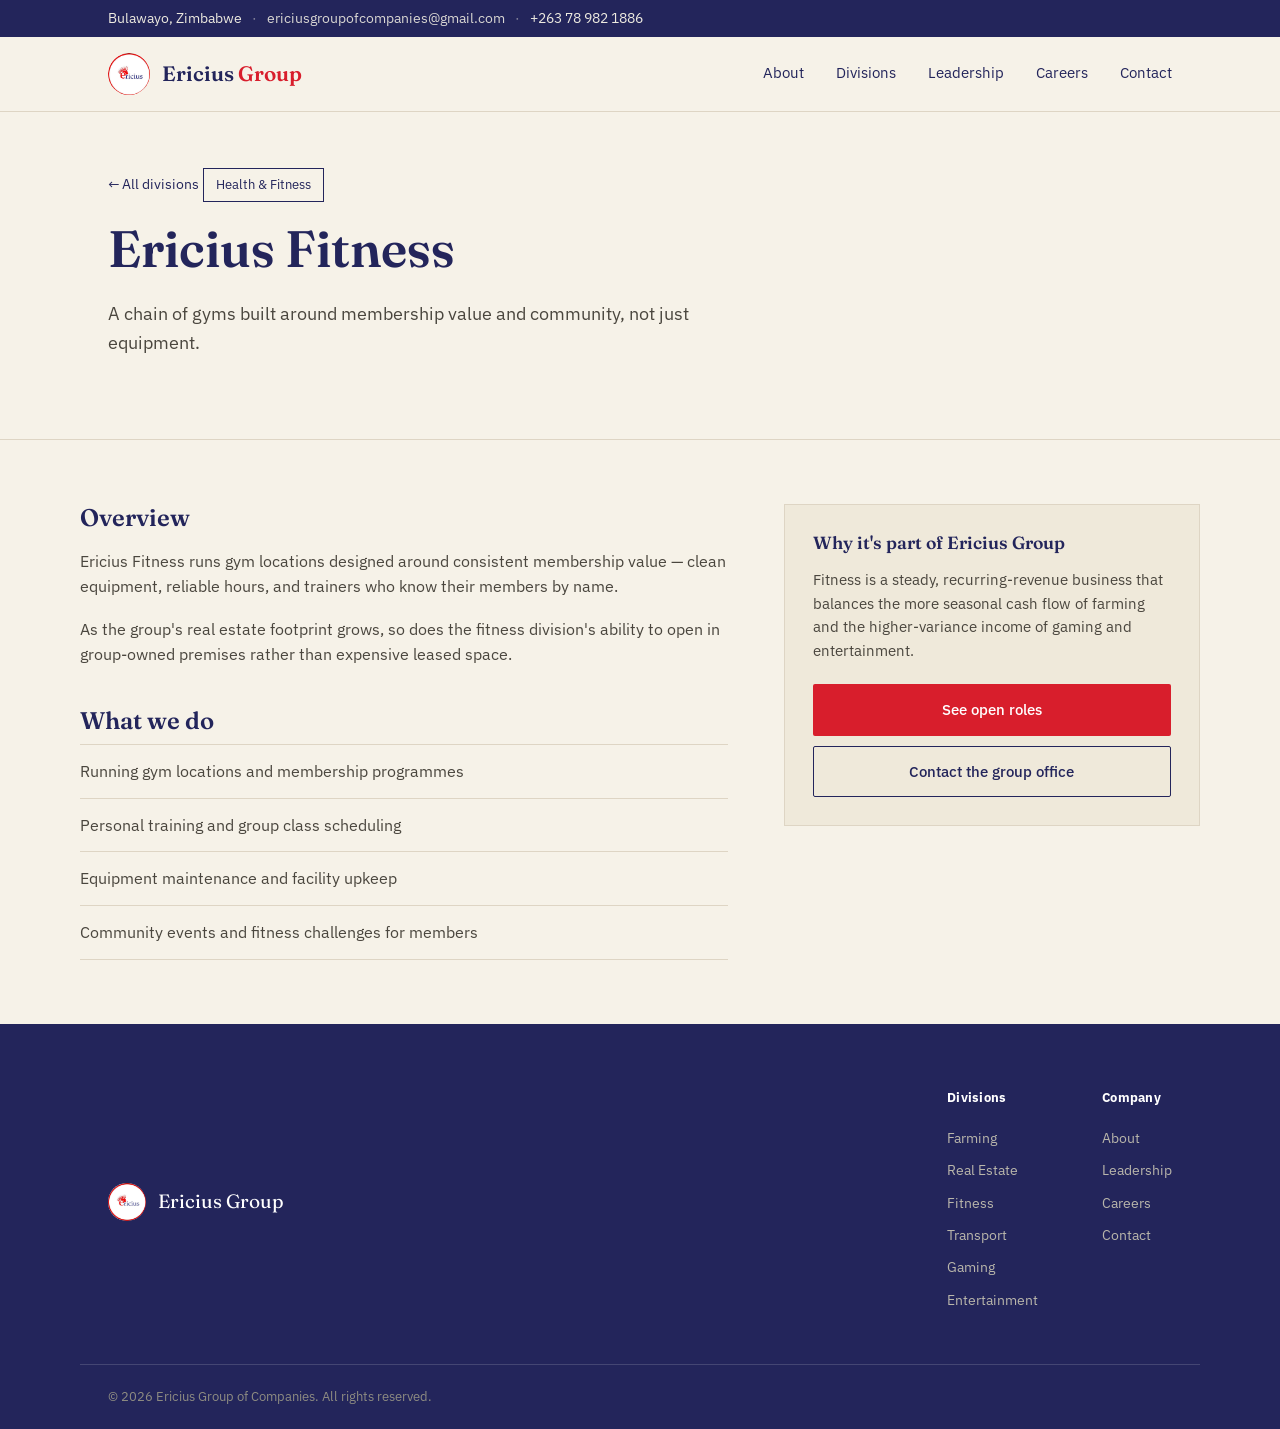
<file: fitness.html>
<!DOCTYPE html>
<html lang="en">
<head>
<meta charset="UTF-8">
<meta name="viewport" content="width=device-width, initial-scale=1">
<title>Ericius Fitness — Ericius Group</title>
<meta name="description" content="A chain of gyms built around membership value and community, not just equipment.">
<link rel="icon" href="[data-uri]">
<link rel="preconnect" href="https://fonts.googleapis.com">
<link rel="preconnect" href="https://fonts.gstatic.com" crossorigin>
<link href="https://fonts.googleapis.com/css2?family=Fraunces:opsz,wght@9..144,400;9..144,500;9..144,600;9..144,700&family=IBM+Plex+Sans:wght@400;500;600&display=swap" rel="stylesheet">
<style>
/* ===== Ericius Group — design tokens =====
   Red    #D81E2C  – accent, CTAs, the quill mark
   Navy   #23255B  – primary ink, headings, header/footer
   Sand   #F6F2E8  – page background (paper, not cream-cliché)
   Ink    #1C1A17  – body text
   Olive  #6E7B3F  – secondary accent (farming/nature)
   Line   #DED5C4  – hairline rules
*/

:root{
  --color-red:#D81E2C;
  --color-navy:#23255B;
  --color-sand:#F6F2E8;
  --color-ink:#1C1A17;
  --color-olive:#6E7B3F;
  --color-line:#DED5C4;
  --font-display:'Fraunces', Georgia, serif;
  --font-body:'IBM Plex Sans', -apple-system, Segoe UI, Arial, sans-serif;
  --max:1120px;
}

*{box-sizing:border-box;}
html{scroll-behavior:smooth;}
body{
  margin:0;
  background:var(--color-sand);
  color:var(--color-ink);
  font-family:var(--font-body);
  line-height:1.55;
  -webkit-font-smoothing:antialiased;
}
img{max-width:100%;display:block;}
a{color:inherit;text-decoration:none;}
h1,h2,h3,h4{font-family:var(--font-display);color:var(--color-navy);margin:0 0 .4em;line-height:1.15;font-weight:600;}

.wrap{max-width:var(--max);margin:0 auto;padding:0 28px;}

/* Topbar */
.topbar{background:var(--color-navy);color:#EDEAE0;font-size:.85rem;}
.topbar-inner{display:flex;gap:10px;align-items:center;padding:8px 28px;}
.topbar-sep{opacity:.5;}
.topbar a{opacity:.9;}
.topbar a:hover{opacity:1;text-decoration:underline;}

/* Header */
.site-header{position:sticky;top:0;background:var(--color-sand);border-bottom:1px solid var(--color-line);z-index:50;}
.header-inner{display:flex;align-items:center;justify-content:space-between;padding:16px 28px;}
.brand{display:flex;align-items:center;gap:12px;}
.brand-mark{width:42px;height:42px;border-radius:50%;object-fit:cover;}
.brand-word{font-family:var(--font-display);font-size:1.3rem;font-weight:600;color:var(--color-navy);}
.brand-word em{font-style:normal;color:var(--color-red);}
.main-nav{display:flex;gap:32px;}
.main-nav a{font-size:.95rem;color:var(--color-navy);padding:6px 0;border-bottom:2px solid transparent;}
.main-nav a:hover{border-color:var(--color-red);}
.nav-toggle{display:none;flex-direction:column;justify-content:center;gap:5px;background:none;border:0;cursor:pointer;padding:6px;}
.nav-toggle span{width:24px;height:2px;background:var(--color-navy);}

/* Buttons */
.btn{display:inline-block;padding:13px 26px;border-radius:2px;font-size:.95rem;font-weight:500;border:1px solid transparent;}
.btn-primary{background:var(--color-red);color:#fff;}
.btn-primary:hover{background:#B8151F;}
.btn-ghost{border-color:var(--color-navy);color:var(--color-navy);margin-left:12px;}
.btn-ghost:hover{background:var(--color-navy);color:#fff;}

/* Hero */
.hero{padding:88px 0 96px;border-bottom:1px solid var(--color-line);}
.hero-inner{display:grid;grid-template-columns:1.4fr .6fr;gap:56px;align-items:center;}
.eyebrow-free{color:var(--color-red);font-size:.9rem;font-weight:500;margin-bottom:18px;}
.hero-text h1{font-size:clamp(2.4rem,5vw,3.6rem);max-width:12ch;}
.hero-lede{max-width:52ch;font-size:1.1rem;color:#4A463E;margin:22px 0 32px;}
.hero-mark{border-radius:50%;overflow:hidden;border:1px solid var(--color-line);aspect-ratio:1/1;}

/* Sections */
.section{padding:88px 0;}
.section-alt{background:#EFE9DA;}
.section-kicker{color:var(--color-red);font-weight:500;font-size:.9rem;margin:0 0 10px;}
.section-title{font-size:clamp(1.8rem,3.4vw,2.6rem);}
.section-intro{max-width:60ch;color:#4A463E;font-size:1.05rem;margin-bottom:40px;}

/* About */
.about-grid{display:grid;grid-template-columns:.9fr 1.1fr;gap:56px;}
.about-lead h2{font-size:clamp(1.7rem,3vw,2.3rem);max-width:14ch;}
.about-body p{color:#4A463E;font-size:1.05rem;}
.stat-row{display:flex;gap:40px;margin-top:32px;border-top:1px solid var(--color-line);padding-top:24px;}
.stat{display:flex;flex-direction:column;}
.stat-num{font-family:var(--font-display);font-size:2rem;color:var(--color-red);font-weight:600;}
.stat-label{font-size:.85rem;color:#4A463E;}

/* Ledger (divisions) */
.ledger{border-top:1px solid var(--color-line);}
.ledger-row{display:grid;grid-template-columns:60px 1fr auto;gap:28px;align-items:start;padding:26px 0;border-bottom:1px solid var(--color-line);color:inherit;transition:background .15s ease,padding-left .15s ease;cursor:pointer;}
.ledger-row:hover{background:#EFE9DA;padding-left:12px;}
.ledger-row:hover .ledger-body h3{color:var(--color-red);}

/* Division detail pages */
.breadcrumb{font-size:.9rem;color:var(--color-navy);margin-bottom:18px;display:inline-block;}
.breadcrumb:hover{color:var(--color-red);}
.division-hero{padding:56px 0 64px;border-bottom:1px solid var(--color-line);}
.division-tag{display:inline-block;font-size:.8rem;color:var(--color-navy);border:1px solid var(--color-navy);padding:6px 12px;margin-bottom:18px;}
.division-hero h1{font-size:clamp(2.2rem,4.4vw,3.2rem);max-width:16ch;}
.division-lede{max-width:60ch;font-size:1.15rem;color:#4A463E;margin-top:18px;}
.division-body{display:grid;grid-template-columns:1.4fr .9fr;gap:56px;padding:64px 0;}
.division-body h2{font-size:1.5rem;}
.division-body p{color:#4A463E;font-size:1.02rem;margin-bottom:18px;}
.division-list{list-style:none;margin:0;padding:0;border-top:1px solid var(--color-line);}
.division-list li{padding:14px 0;border-bottom:1px solid var(--color-line);color:#4A463E;}
.division-side{border:1px solid var(--color-line);padding:28px;height:fit-content;background:#EFE9DA;}
.division-side h3{font-size:1.1rem;margin-bottom:14px;}
.division-side p{color:#4A463E;font-size:.95rem;margin-bottom:22px;}
.division-cta{display:flex;flex-direction:column;gap:10px;}
.division-cta .btn{text-align:center;margin:0;}
@media (max-width:860px){.division-body{grid-template-columns:1fr;}}
.ledger-index{font-family:var(--font-display);color:var(--color-red);font-size:1.1rem;padding-top:2px;}
.ledger-body h3{font-size:1.25rem;margin-bottom:6px;}
.ledger-body p{margin:0;color:#4A463E;max-width:62ch;}
.ledger-tag{align-self:center;font-size:.8rem;color:var(--color-navy);border:1px solid var(--color-navy);padding:6px 12px;white-space:nowrap;height:fit-content;}

.future-block{margin-top:80px;}
.future-grid{display:grid;grid-template-columns:repeat(3,1fr);gap:24px;}
.future-card{background:var(--color-sand);border:1px solid var(--color-line);padding:24px;}
.future-card h4{font-size:1.05rem;margin-bottom:8px;color:var(--color-navy);}
.future-card p{margin:0;font-size:.92rem;color:#4A463E;}

/* Leadership */
.people-grid{display:grid;grid-template-columns:repeat(4,1fr);gap:28px;}
.person-card{border:1px solid var(--color-line);padding:22px;text-align:left;}
.person-photo{width:100%;aspect-ratio:1/1;color:#fff;font-family:var(--font-display);font-size:1.4rem;display:flex;align-items:center;justify-content:center;margin-bottom:16px;}
.person-card h3{font-size:1.05rem;margin-bottom:2px;}
.person-role{color:#4A463E;font-size:.9rem;margin:0;}

/* Careers */
.careers-grid{display:grid;grid-template-columns:1fr 1fr;gap:56px;}
.role-list{list-style:none;margin:0;padding:0;border-top:1px solid var(--color-line);}
.role-list li{display:flex;justify-content:space-between;padding:16px 0;border-bottom:1px solid var(--color-line);}
.role-list em{font-style:normal;color:#4A463E;font-size:.9rem;}

/* Contact */
.contact-grid{display:grid;grid-template-columns:1fr 1fr;gap:56px;}
.contact-details p{margin:0 0 20px;}
.contact-details a{color:var(--color-red);}

/* Footer */
.site-footer{background:var(--color-navy);color:#D9D7CE;padding-top:64px;}
.footer-inner{display:flex;justify-content:space-between;flex-wrap:wrap;gap:40px;padding-bottom:48px;border-bottom:1px solid rgba(255,255,255,.15);}
.footer-brand{display:flex;align-items:center;gap:12px;font-family:var(--font-display);font-size:1.2rem;color:#fff;}
.footer-mark{width:38px;height:38px;border-radius:50%;}
.footer-cols{display:flex;gap:64px;}
.footer-cols h5{color:#fff;font-size:.8rem;letter-spacing:.02em;margin:0 0 14px;font-family:var(--font-body);}
.footer-cols a{display:block;font-size:.9rem;color:#B9B6AB;padding:5px 0;}
.footer-cols a:hover{color:#fff;}
.footer-bottom{padding:22px 28px;font-size:.82rem;color:#8E8C82;}

/* Responsive */
@media (max-width:860px){
  .hero-inner,.about-grid,.careers-grid,.contact-grid{grid-template-columns:1fr;}
  .hero-mark{max-width:220px;margin:0 auto;}
  .people-grid{grid-template-columns:repeat(2,1fr);}
  .future-grid{grid-template-columns:1fr 1fr;}
  .main-nav{position:fixed;top:0;right:0;height:100vh;width:74%;max-width:320px;background:var(--color-sand);
    flex-direction:column;padding:100px 28px 28px;gap:22px;transform:translateX(100%);transition:transform .25s ease;border-left:1px solid var(--color-line);}
  .main-nav.open{transform:translateX(0);}
  .nav-toggle{display:flex;}
}
@media (max-width:560px){
  .people-grid,.future-grid{grid-template-columns:1fr;}
  .ledger-row{grid-template-columns:40px 1fr;}
  .ledger-tag{grid-column:2;margin-top:8px;}
}

@media (prefers-reduced-motion:reduce){
  html{scroll-behavior:auto;}
  .main-nav{transition:none;}
}

:focus-visible{outline:2px solid var(--color-red);outline-offset:2px;}

</style>
</head>
<body>

<div class="topbar">
  <div class="wrap topbar-inner">
    <span>Bulawayo, Zimbabwe</span>
    <span class="topbar-sep">&middot;</span>
    <a href="mailto:ericiusgroupofcompanies@gmail.com">ericiusgroupofcompanies@gmail.com</a>
    <span class="topbar-sep">&middot;</span>
    <span>+263 78 982 1886</span>
  </div>
</div>

<header class="site-header">
  <div class="wrap header-inner">
    <a class="brand" href="index.html">
      <img src="[data-uri]" alt="Ericius Group logo" class="brand-mark">
      <span class="brand-word">Ericius <em>Group</em></span>
    </a>
    <nav class="main-nav" id="main-nav">
      <a href="index.html#about">About</a>
      <a href="index.html#divisions">Divisions</a>
      <a href="index.html#leadership">Leadership</a>
      <a href="index.html#careers">Careers</a>
      <a href="index.html#contact">Contact</a>
    </nav>
    <button class="nav-toggle" id="nav-toggle" aria-label="Toggle menu" aria-expanded="false">
      <span></span><span></span><span></span>
    </button>
  </div>
</header>

<main>
  <section class="division-hero">
    <div class="wrap">
      <a href="index.html#divisions" class="breadcrumb">&larr; All divisions</a>
      <div class="division-tag">Health & Fitness</div>
      <h1>Ericius Fitness</h1>
      <p class="division-lede">A chain of gyms built around membership value and community, not just equipment.</p>
    </div>
  </section>

  <section class="wrap division-body">
    <div>
      <h2>Overview</h2>
      <p>Ericius Fitness runs gym locations designed around consistent membership value — clean equipment, reliable hours, and trainers who know their members by name.</p>
      <p>As the group's real estate footprint grows, so does the fitness division's ability to open in group-owned premises rather than expensive leased space.</p>
      <h2 style="margin-top:40px;">What we do</h2>
      <ul class="division-list">
        <li>Running gym locations and membership programmes</li>
        <li>Personal training and group class scheduling</li>
        <li>Equipment maintenance and facility upkeep</li>
        <li>Community events and fitness challenges for members</li>
      </ul>
    </div>
    <aside class="division-side">
      <h3>Why it's part of Ericius Group</h3>
      <p>Fitness is a steady, recurring-revenue business that balances the more seasonal cash flow of farming and the higher-variance income of gaming and entertainment.</p>
      <div class="division-cta">
        <a href="index.html#careers" class="btn btn-primary">See open roles</a>
        <a href="index.html#contact" class="btn btn-ghost" style="margin-left:0;">Contact the group office</a>
      </div>
    </aside>
  </section>
</main>

<footer class="site-footer">
  <div class="wrap footer-inner">
    <div class="footer-brand">
      <img src="[data-uri]" alt="Ericius Group logo" class="brand-mark footer-mark">
      <span>Ericius Group</span>
    </div>
    <div class="footer-cols">
      <div>
        <h5>Divisions</h5>
        <a href="farming.html">Farming</a>
        <a href="real-estate.html">Real Estate</a>
        <a href="fitness.html">Fitness</a>
        <a href="transport.html">Transport</a>
        <a href="gaming.html">Gaming</a>
        <a href="entertainment.html">Entertainment</a>
      </div>
      <div>
        <h5>Company</h5>
        <a href="index.html#about">About</a>
        <a href="index.html#leadership">Leadership</a>
        <a href="index.html#careers">Careers</a>
        <a href="index.html#contact">Contact</a>
      </div>
    </div>
  </div>
  <div class="wrap footer-bottom">
    <span>&copy; 2026 Ericius Group of Companies. All rights reserved.</span>
  </div>
</footer>

<script>
const toggle = document.getElementById('nav-toggle');
const nav = document.getElementById('main-nav');

if (toggle && nav) {
  toggle.addEventListener('click', () => {
    const isOpen = nav.classList.toggle('open');
    toggle.setAttribute('aria-expanded', isOpen ? 'true' : 'false');
  });

  nav.querySelectorAll('a').forEach(link => {
    link.addEventListener('click', () => {
      nav.classList.remove('open');
      toggle.setAttribute('aria-expanded', 'false');
    });
  });
}

</script>
</body>
</html>
</file>
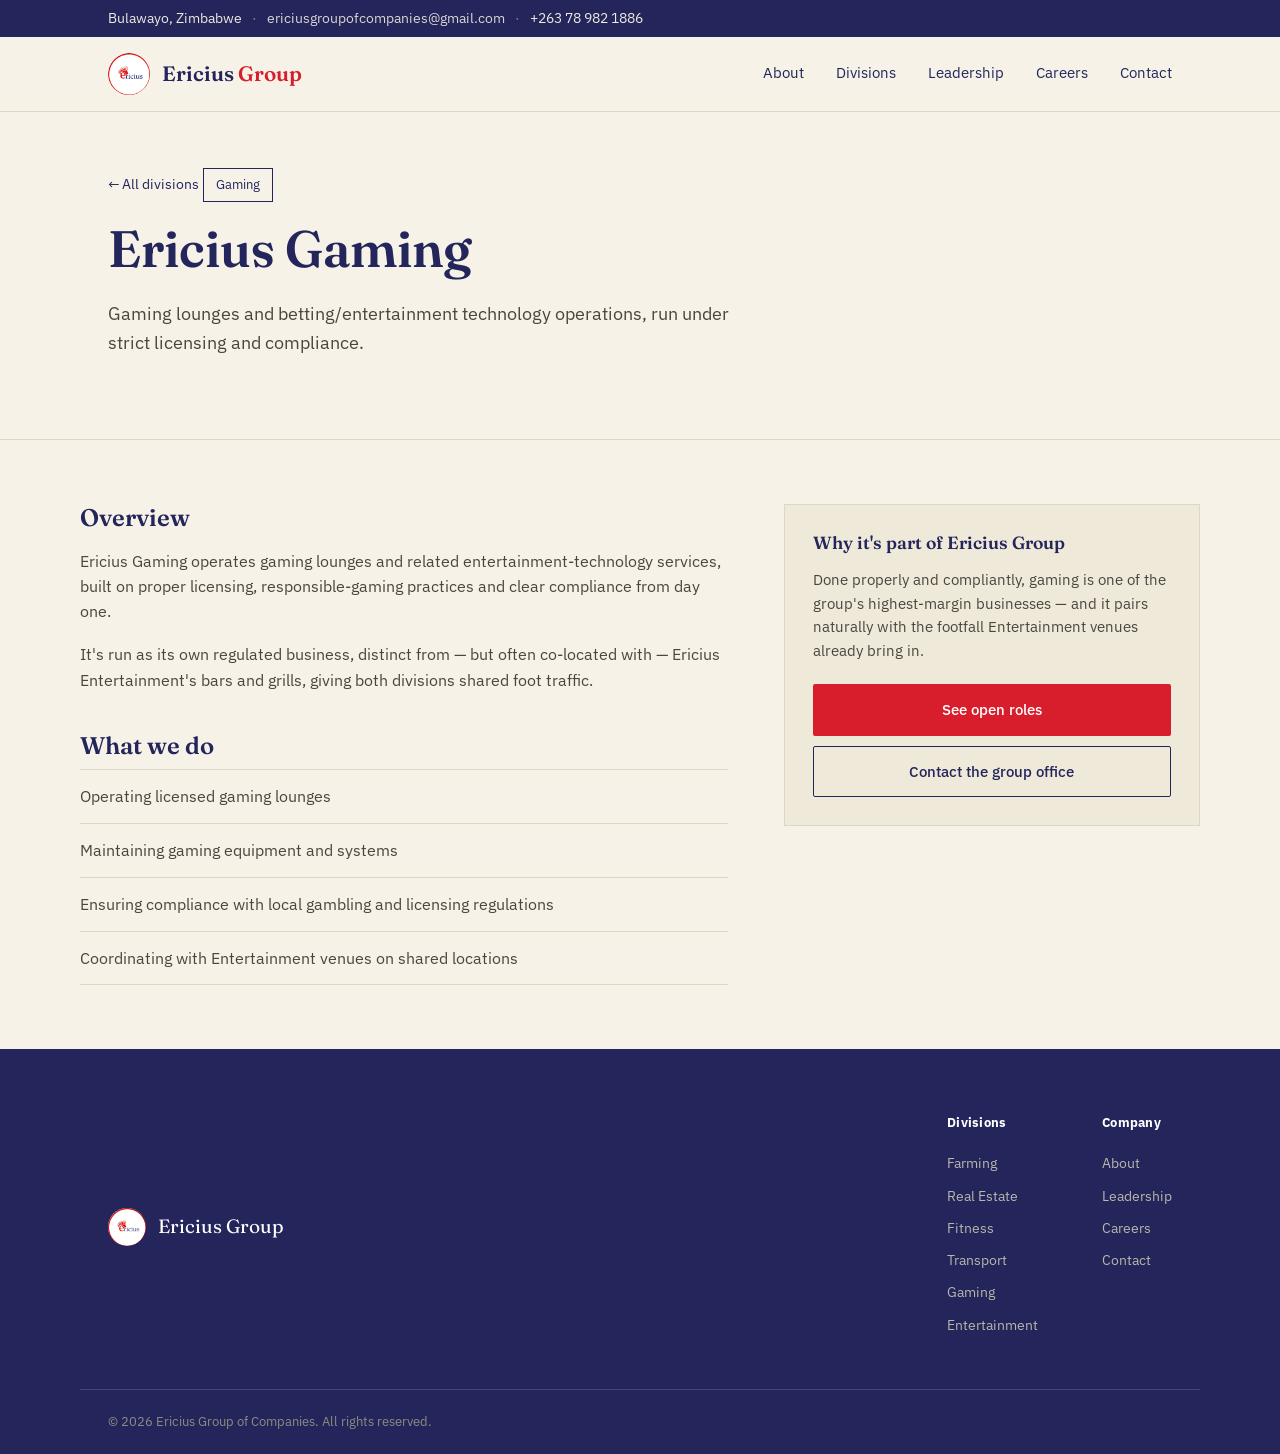
<file: gaming.html>
<!DOCTYPE html>
<html lang="en">
<head>
<meta charset="UTF-8">
<meta name="viewport" content="width=device-width, initial-scale=1">
<title>Ericius Gaming — Ericius Group</title>
<meta name="description" content="Gaming lounges and betting/entertainment technology operations, run under strict licensing and compliance.">
<link rel="icon" href="[data-uri]">
<link rel="preconnect" href="https://fonts.googleapis.com">
<link rel="preconnect" href="https://fonts.gstatic.com" crossorigin>
<link href="https://fonts.googleapis.com/css2?family=Fraunces:opsz,wght@9..144,400;9..144,500;9..144,600;9..144,700&family=IBM+Plex+Sans:wght@400;500;600&display=swap" rel="stylesheet">
<style>
/* ===== Ericius Group — design tokens =====
   Red    #D81E2C  – accent, CTAs, the quill mark
   Navy   #23255B  – primary ink, headings, header/footer
   Sand   #F6F2E8  – page background (paper, not cream-cliché)
   Ink    #1C1A17  – body text
   Olive  #6E7B3F  – secondary accent (farming/nature)
   Line   #DED5C4  – hairline rules
*/

:root{
  --color-red:#D81E2C;
  --color-navy:#23255B;
  --color-sand:#F6F2E8;
  --color-ink:#1C1A17;
  --color-olive:#6E7B3F;
  --color-line:#DED5C4;
  --font-display:'Fraunces', Georgia, serif;
  --font-body:'IBM Plex Sans', -apple-system, Segoe UI, Arial, sans-serif;
  --max:1120px;
}

*{box-sizing:border-box;}
html{scroll-behavior:smooth;}
body{
  margin:0;
  background:var(--color-sand);
  color:var(--color-ink);
  font-family:var(--font-body);
  line-height:1.55;
  -webkit-font-smoothing:antialiased;
}
img{max-width:100%;display:block;}
a{color:inherit;text-decoration:none;}
h1,h2,h3,h4{font-family:var(--font-display);color:var(--color-navy);margin:0 0 .4em;line-height:1.15;font-weight:600;}

.wrap{max-width:var(--max);margin:0 auto;padding:0 28px;}

/* Topbar */
.topbar{background:var(--color-navy);color:#EDEAE0;font-size:.85rem;}
.topbar-inner{display:flex;gap:10px;align-items:center;padding:8px 28px;}
.topbar-sep{opacity:.5;}
.topbar a{opacity:.9;}
.topbar a:hover{opacity:1;text-decoration:underline;}

/* Header */
.site-header{position:sticky;top:0;background:var(--color-sand);border-bottom:1px solid var(--color-line);z-index:50;}
.header-inner{display:flex;align-items:center;justify-content:space-between;padding:16px 28px;}
.brand{display:flex;align-items:center;gap:12px;}
.brand-mark{width:42px;height:42px;border-radius:50%;object-fit:cover;}
.brand-word{font-family:var(--font-display);font-size:1.3rem;font-weight:600;color:var(--color-navy);}
.brand-word em{font-style:normal;color:var(--color-red);}
.main-nav{display:flex;gap:32px;}
.main-nav a{font-size:.95rem;color:var(--color-navy);padding:6px 0;border-bottom:2px solid transparent;}
.main-nav a:hover{border-color:var(--color-red);}
.nav-toggle{display:none;flex-direction:column;justify-content:center;gap:5px;background:none;border:0;cursor:pointer;padding:6px;}
.nav-toggle span{width:24px;height:2px;background:var(--color-navy);}

/* Buttons */
.btn{display:inline-block;padding:13px 26px;border-radius:2px;font-size:.95rem;font-weight:500;border:1px solid transparent;}
.btn-primary{background:var(--color-red);color:#fff;}
.btn-primary:hover{background:#B8151F;}
.btn-ghost{border-color:var(--color-navy);color:var(--color-navy);margin-left:12px;}
.btn-ghost:hover{background:var(--color-navy);color:#fff;}

/* Hero */
.hero{padding:88px 0 96px;border-bottom:1px solid var(--color-line);}
.hero-inner{display:grid;grid-template-columns:1.4fr .6fr;gap:56px;align-items:center;}
.eyebrow-free{color:var(--color-red);font-size:.9rem;font-weight:500;margin-bottom:18px;}
.hero-text h1{font-size:clamp(2.4rem,5vw,3.6rem);max-width:12ch;}
.hero-lede{max-width:52ch;font-size:1.1rem;color:#4A463E;margin:22px 0 32px;}
.hero-mark{border-radius:50%;overflow:hidden;border:1px solid var(--color-line);aspect-ratio:1/1;}

/* Sections */
.section{padding:88px 0;}
.section-alt{background:#EFE9DA;}
.section-kicker{color:var(--color-red);font-weight:500;font-size:.9rem;margin:0 0 10px;}
.section-title{font-size:clamp(1.8rem,3.4vw,2.6rem);}
.section-intro{max-width:60ch;color:#4A463E;font-size:1.05rem;margin-bottom:40px;}

/* About */
.about-grid{display:grid;grid-template-columns:.9fr 1.1fr;gap:56px;}
.about-lead h2{font-size:clamp(1.7rem,3vw,2.3rem);max-width:14ch;}
.about-body p{color:#4A463E;font-size:1.05rem;}
.stat-row{display:flex;gap:40px;margin-top:32px;border-top:1px solid var(--color-line);padding-top:24px;}
.stat{display:flex;flex-direction:column;}
.stat-num{font-family:var(--font-display);font-size:2rem;color:var(--color-red);font-weight:600;}
.stat-label{font-size:.85rem;color:#4A463E;}

/* Ledger (divisions) */
.ledger{border-top:1px solid var(--color-line);}
.ledger-row{display:grid;grid-template-columns:60px 1fr auto;gap:28px;align-items:start;padding:26px 0;border-bottom:1px solid var(--color-line);color:inherit;transition:background .15s ease,padding-left .15s ease;cursor:pointer;}
.ledger-row:hover{background:#EFE9DA;padding-left:12px;}
.ledger-row:hover .ledger-body h3{color:var(--color-red);}

/* Division detail pages */
.breadcrumb{font-size:.9rem;color:var(--color-navy);margin-bottom:18px;display:inline-block;}
.breadcrumb:hover{color:var(--color-red);}
.division-hero{padding:56px 0 64px;border-bottom:1px solid var(--color-line);}
.division-tag{display:inline-block;font-size:.8rem;color:var(--color-navy);border:1px solid var(--color-navy);padding:6px 12px;margin-bottom:18px;}
.division-hero h1{font-size:clamp(2.2rem,4.4vw,3.2rem);max-width:16ch;}
.division-lede{max-width:60ch;font-size:1.15rem;color:#4A463E;margin-top:18px;}
.division-body{display:grid;grid-template-columns:1.4fr .9fr;gap:56px;padding:64px 0;}
.division-body h2{font-size:1.5rem;}
.division-body p{color:#4A463E;font-size:1.02rem;margin-bottom:18px;}
.division-list{list-style:none;margin:0;padding:0;border-top:1px solid var(--color-line);}
.division-list li{padding:14px 0;border-bottom:1px solid var(--color-line);color:#4A463E;}
.division-side{border:1px solid var(--color-line);padding:28px;height:fit-content;background:#EFE9DA;}
.division-side h3{font-size:1.1rem;margin-bottom:14px;}
.division-side p{color:#4A463E;font-size:.95rem;margin-bottom:22px;}
.division-cta{display:flex;flex-direction:column;gap:10px;}
.division-cta .btn{text-align:center;margin:0;}
@media (max-width:860px){.division-body{grid-template-columns:1fr;}}
.ledger-index{font-family:var(--font-display);color:var(--color-red);font-size:1.1rem;padding-top:2px;}
.ledger-body h3{font-size:1.25rem;margin-bottom:6px;}
.ledger-body p{margin:0;color:#4A463E;max-width:62ch;}
.ledger-tag{align-self:center;font-size:.8rem;color:var(--color-navy);border:1px solid var(--color-navy);padding:6px 12px;white-space:nowrap;height:fit-content;}

.future-block{margin-top:80px;}
.future-grid{display:grid;grid-template-columns:repeat(3,1fr);gap:24px;}
.future-card{background:var(--color-sand);border:1px solid var(--color-line);padding:24px;}
.future-card h4{font-size:1.05rem;margin-bottom:8px;color:var(--color-navy);}
.future-card p{margin:0;font-size:.92rem;color:#4A463E;}

/* Leadership */
.people-grid{display:grid;grid-template-columns:repeat(4,1fr);gap:28px;}
.person-card{border:1px solid var(--color-line);padding:22px;text-align:left;}
.person-photo{width:100%;aspect-ratio:1/1;color:#fff;font-family:var(--font-display);font-size:1.4rem;display:flex;align-items:center;justify-content:center;margin-bottom:16px;}
.person-card h3{font-size:1.05rem;margin-bottom:2px;}
.person-role{color:#4A463E;font-size:.9rem;margin:0;}

/* Careers */
.careers-grid{display:grid;grid-template-columns:1fr 1fr;gap:56px;}
.role-list{list-style:none;margin:0;padding:0;border-top:1px solid var(--color-line);}
.role-list li{display:flex;justify-content:space-between;padding:16px 0;border-bottom:1px solid var(--color-line);}
.role-list em{font-style:normal;color:#4A463E;font-size:.9rem;}

/* Contact */
.contact-grid{display:grid;grid-template-columns:1fr 1fr;gap:56px;}
.contact-details p{margin:0 0 20px;}
.contact-details a{color:var(--color-red);}

/* Footer */
.site-footer{background:var(--color-navy);color:#D9D7CE;padding-top:64px;}
.footer-inner{display:flex;justify-content:space-between;flex-wrap:wrap;gap:40px;padding-bottom:48px;border-bottom:1px solid rgba(255,255,255,.15);}
.footer-brand{display:flex;align-items:center;gap:12px;font-family:var(--font-display);font-size:1.2rem;color:#fff;}
.footer-mark{width:38px;height:38px;border-radius:50%;}
.footer-cols{display:flex;gap:64px;}
.footer-cols h5{color:#fff;font-size:.8rem;letter-spacing:.02em;margin:0 0 14px;font-family:var(--font-body);}
.footer-cols a{display:block;font-size:.9rem;color:#B9B6AB;padding:5px 0;}
.footer-cols a:hover{color:#fff;}
.footer-bottom{padding:22px 28px;font-size:.82rem;color:#8E8C82;}

/* Responsive */
@media (max-width:860px){
  .hero-inner,.about-grid,.careers-grid,.contact-grid{grid-template-columns:1fr;}
  .hero-mark{max-width:220px;margin:0 auto;}
  .people-grid{grid-template-columns:repeat(2,1fr);}
  .future-grid{grid-template-columns:1fr 1fr;}
  .main-nav{position:fixed;top:0;right:0;height:100vh;width:74%;max-width:320px;background:var(--color-sand);
    flex-direction:column;padding:100px 28px 28px;gap:22px;transform:translateX(100%);transition:transform .25s ease;border-left:1px solid var(--color-line);}
  .main-nav.open{transform:translateX(0);}
  .nav-toggle{display:flex;}
}
@media (max-width:560px){
  .people-grid,.future-grid{grid-template-columns:1fr;}
  .ledger-row{grid-template-columns:40px 1fr;}
  .ledger-tag{grid-column:2;margin-top:8px;}
}

@media (prefers-reduced-motion:reduce){
  html{scroll-behavior:auto;}
  .main-nav{transition:none;}
}

:focus-visible{outline:2px solid var(--color-red);outline-offset:2px;}

</style>
</head>
<body>

<div class="topbar">
  <div class="wrap topbar-inner">
    <span>Bulawayo, Zimbabwe</span>
    <span class="topbar-sep">&middot;</span>
    <a href="mailto:ericiusgroupofcompanies@gmail.com">ericiusgroupofcompanies@gmail.com</a>
    <span class="topbar-sep">&middot;</span>
    <span>+263 78 982 1886</span>
  </div>
</div>

<header class="site-header">
  <div class="wrap header-inner">
    <a class="brand" href="index.html">
      <img src="[data-uri]" alt="Ericius Group logo" class="brand-mark">
      <span class="brand-word">Ericius <em>Group</em></span>
    </a>
    <nav class="main-nav" id="main-nav">
      <a href="index.html#about">About</a>
      <a href="index.html#divisions">Divisions</a>
      <a href="index.html#leadership">Leadership</a>
      <a href="index.html#careers">Careers</a>
      <a href="index.html#contact">Contact</a>
    </nav>
    <button class="nav-toggle" id="nav-toggle" aria-label="Toggle menu" aria-expanded="false">
      <span></span><span></span><span></span>
    </button>
  </div>
</header>

<main>
  <section class="division-hero">
    <div class="wrap">
      <a href="index.html#divisions" class="breadcrumb">&larr; All divisions</a>
      <div class="division-tag">Gaming</div>
      <h1>Ericius Gaming</h1>
      <p class="division-lede">Gaming lounges and betting/entertainment technology operations, run under strict licensing and compliance.</p>
    </div>
  </section>

  <section class="wrap division-body">
    <div>
      <h2>Overview</h2>
      <p>Ericius Gaming operates gaming lounges and related entertainment-technology services, built on proper licensing, responsible-gaming practices and clear compliance from day one.</p>
      <p>It's run as its own regulated business, distinct from — but often co-located with — Ericius Entertainment's bars and grills, giving both divisions shared foot traffic.</p>
      <h2 style="margin-top:40px;">What we do</h2>
      <ul class="division-list">
        <li>Operating licensed gaming lounges</li>
        <li>Maintaining gaming equipment and systems</li>
        <li>Ensuring compliance with local gambling and licensing regulations</li>
        <li>Coordinating with Entertainment venues on shared locations</li>
      </ul>
    </div>
    <aside class="division-side">
      <h3>Why it's part of Ericius Group</h3>
      <p>Done properly and compliantly, gaming is one of the group's highest-margin businesses — and it pairs naturally with the footfall Entertainment venues already bring in.</p>
      <div class="division-cta">
        <a href="index.html#careers" class="btn btn-primary">See open roles</a>
        <a href="index.html#contact" class="btn btn-ghost" style="margin-left:0;">Contact the group office</a>
      </div>
    </aside>
  </section>
</main>

<footer class="site-footer">
  <div class="wrap footer-inner">
    <div class="footer-brand">
      <img src="[data-uri]" alt="Ericius Group logo" class="brand-mark footer-mark">
      <span>Ericius Group</span>
    </div>
    <div class="footer-cols">
      <div>
        <h5>Divisions</h5>
        <a href="farming.html">Farming</a>
        <a href="real-estate.html">Real Estate</a>
        <a href="fitness.html">Fitness</a>
        <a href="transport.html">Transport</a>
        <a href="gaming.html">Gaming</a>
        <a href="entertainment.html">Entertainment</a>
      </div>
      <div>
        <h5>Company</h5>
        <a href="index.html#about">About</a>
        <a href="index.html#leadership">Leadership</a>
        <a href="index.html#careers">Careers</a>
        <a href="index.html#contact">Contact</a>
      </div>
    </div>
  </div>
  <div class="wrap footer-bottom">
    <span>&copy; 2026 Ericius Group of Companies. All rights reserved.</span>
  </div>
</footer>

<script>
const toggle = document.getElementById('nav-toggle');
const nav = document.getElementById('main-nav');

if (toggle && nav) {
  toggle.addEventListener('click', () => {
    const isOpen = nav.classList.toggle('open');
    toggle.setAttribute('aria-expanded', isOpen ? 'true' : 'false');
  });

  nav.querySelectorAll('a').forEach(link => {
    link.addEventListener('click', () => {
      nav.classList.remove('open');
      toggle.setAttribute('aria-expanded', 'false');
    });
  });
}

</script>
</body>
</html>
</file>
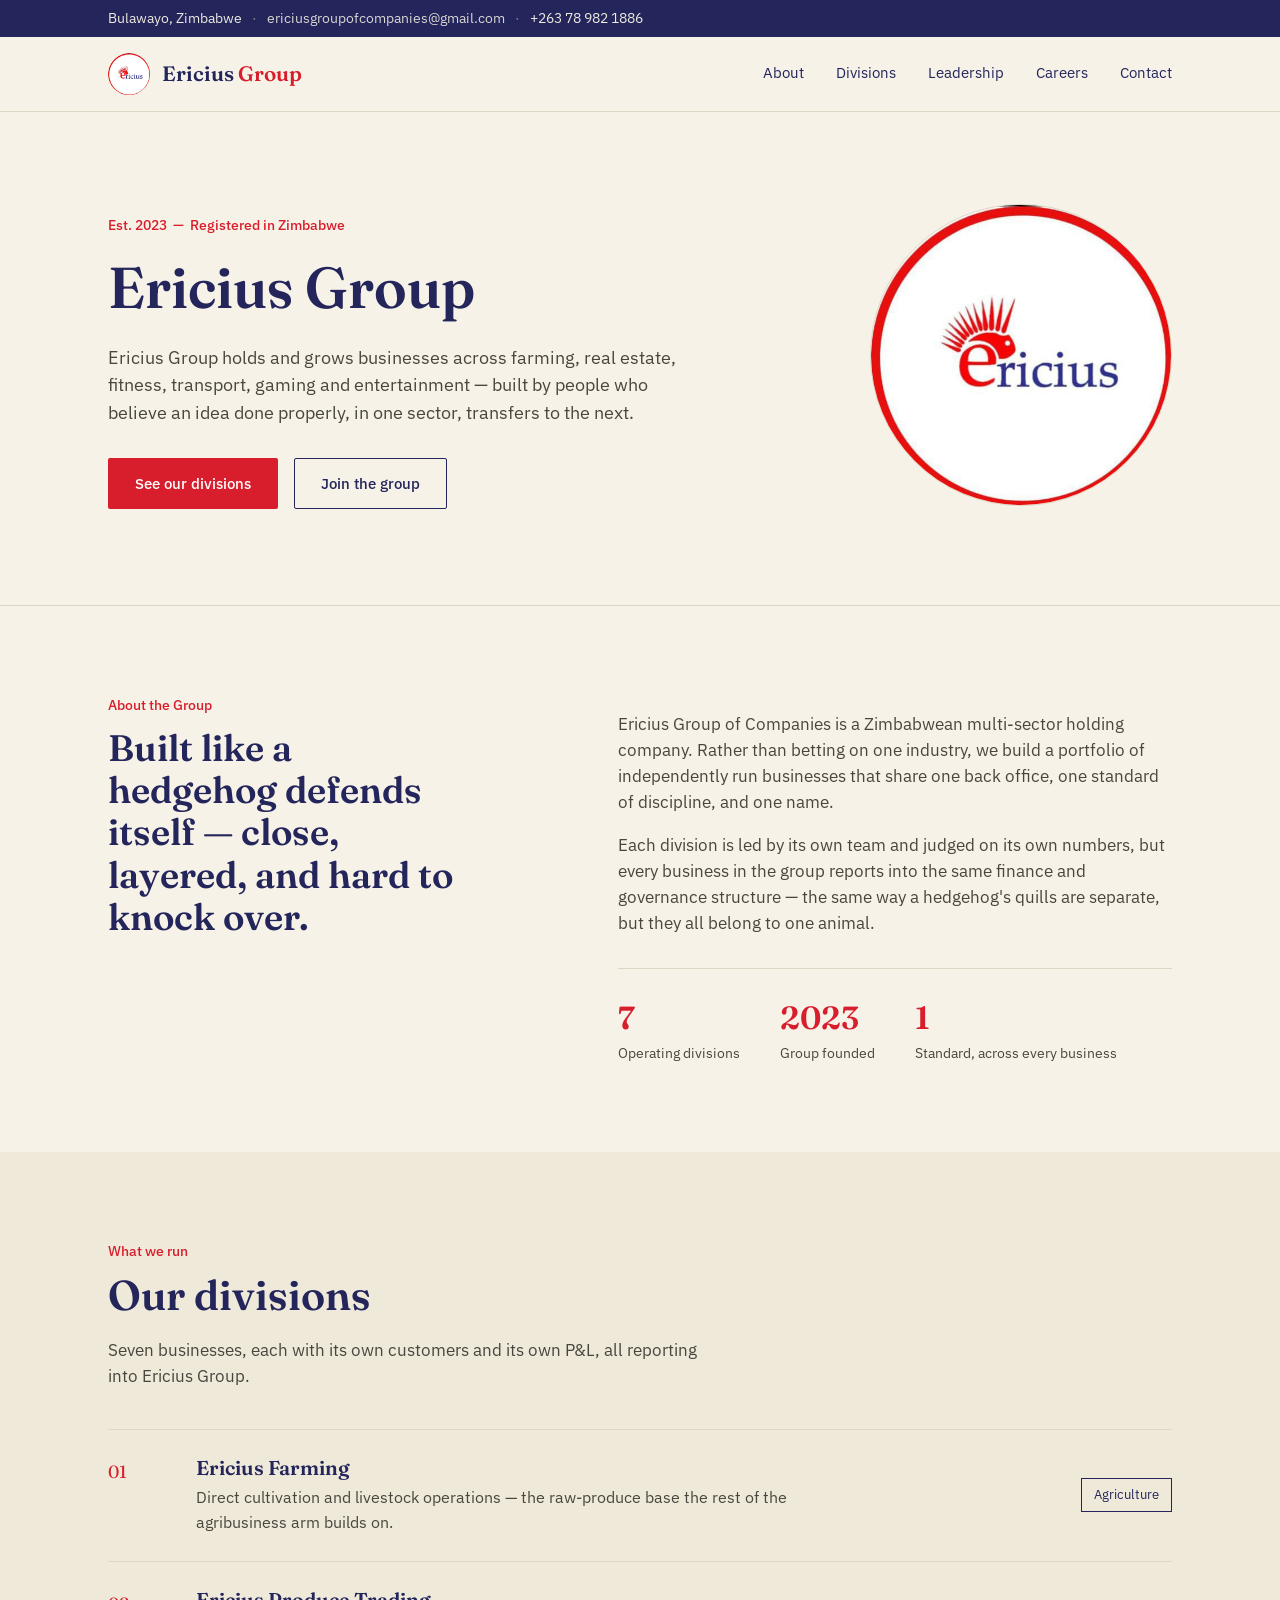
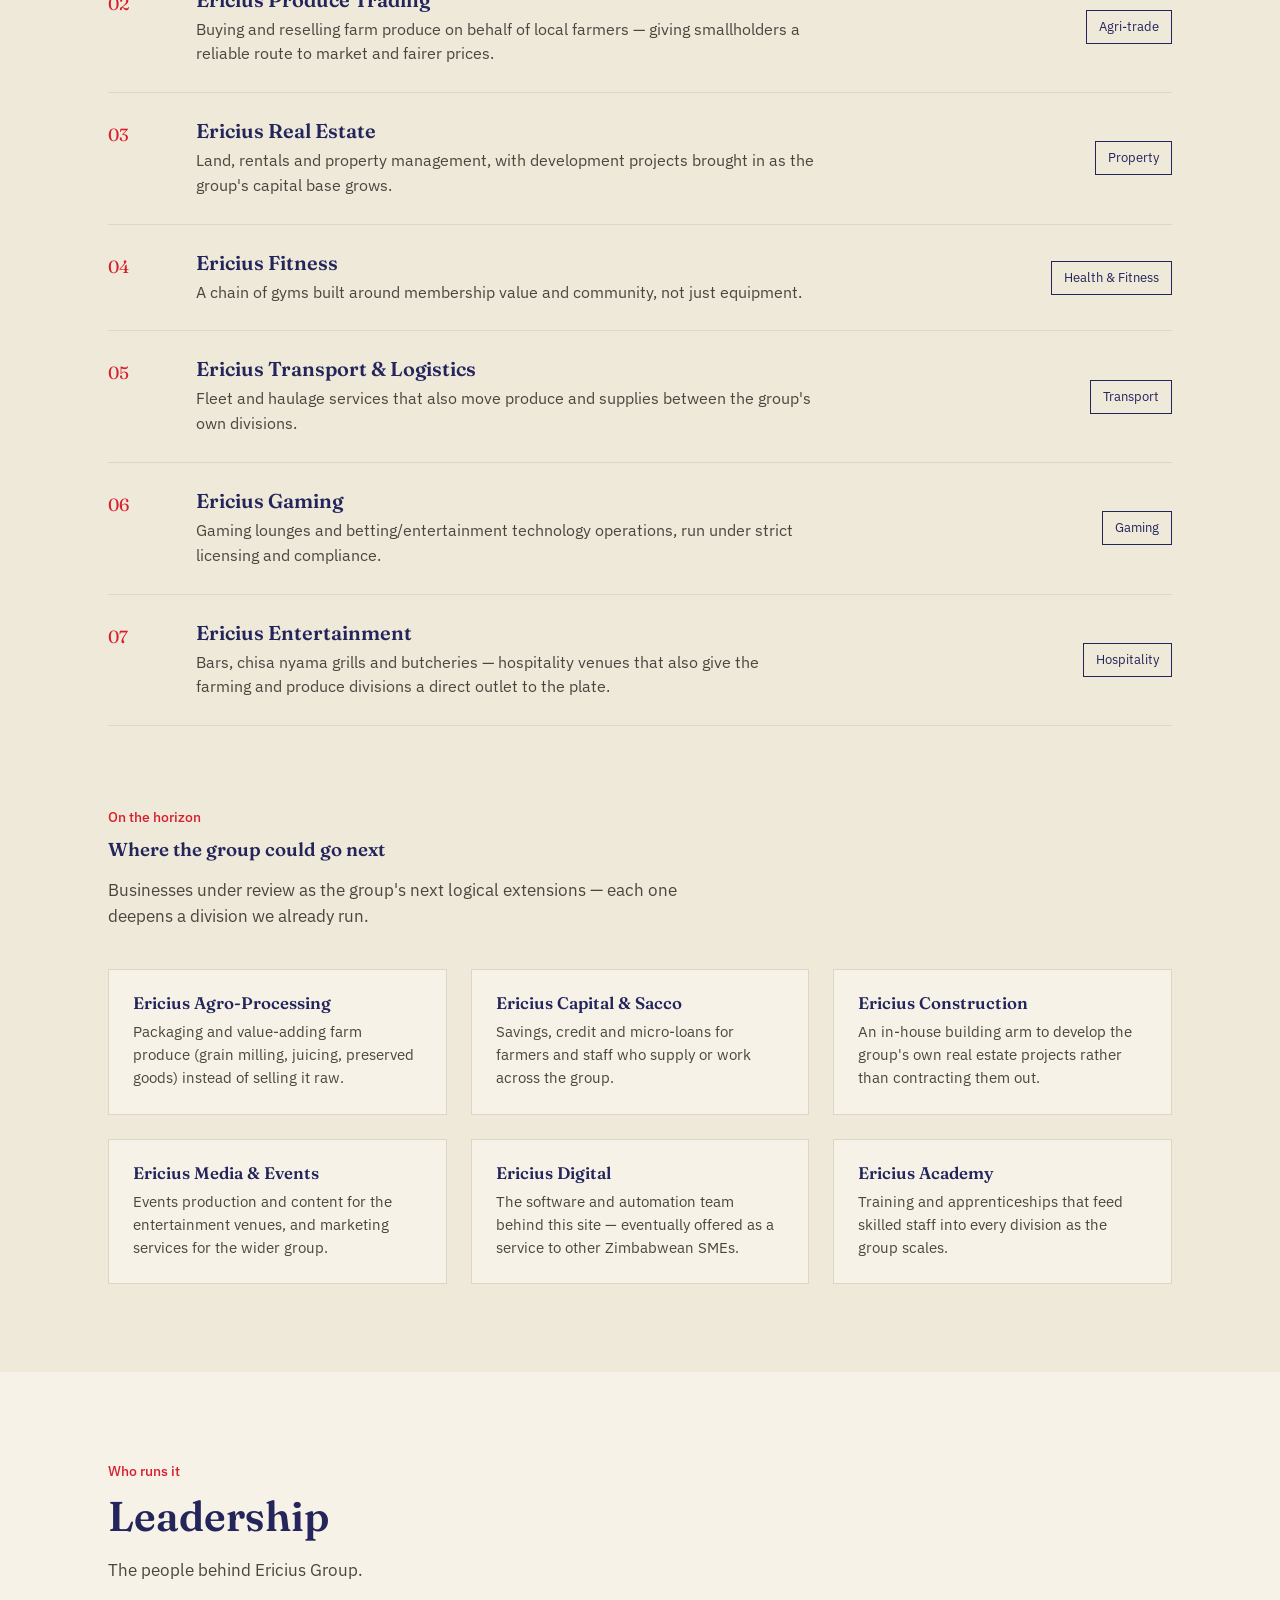
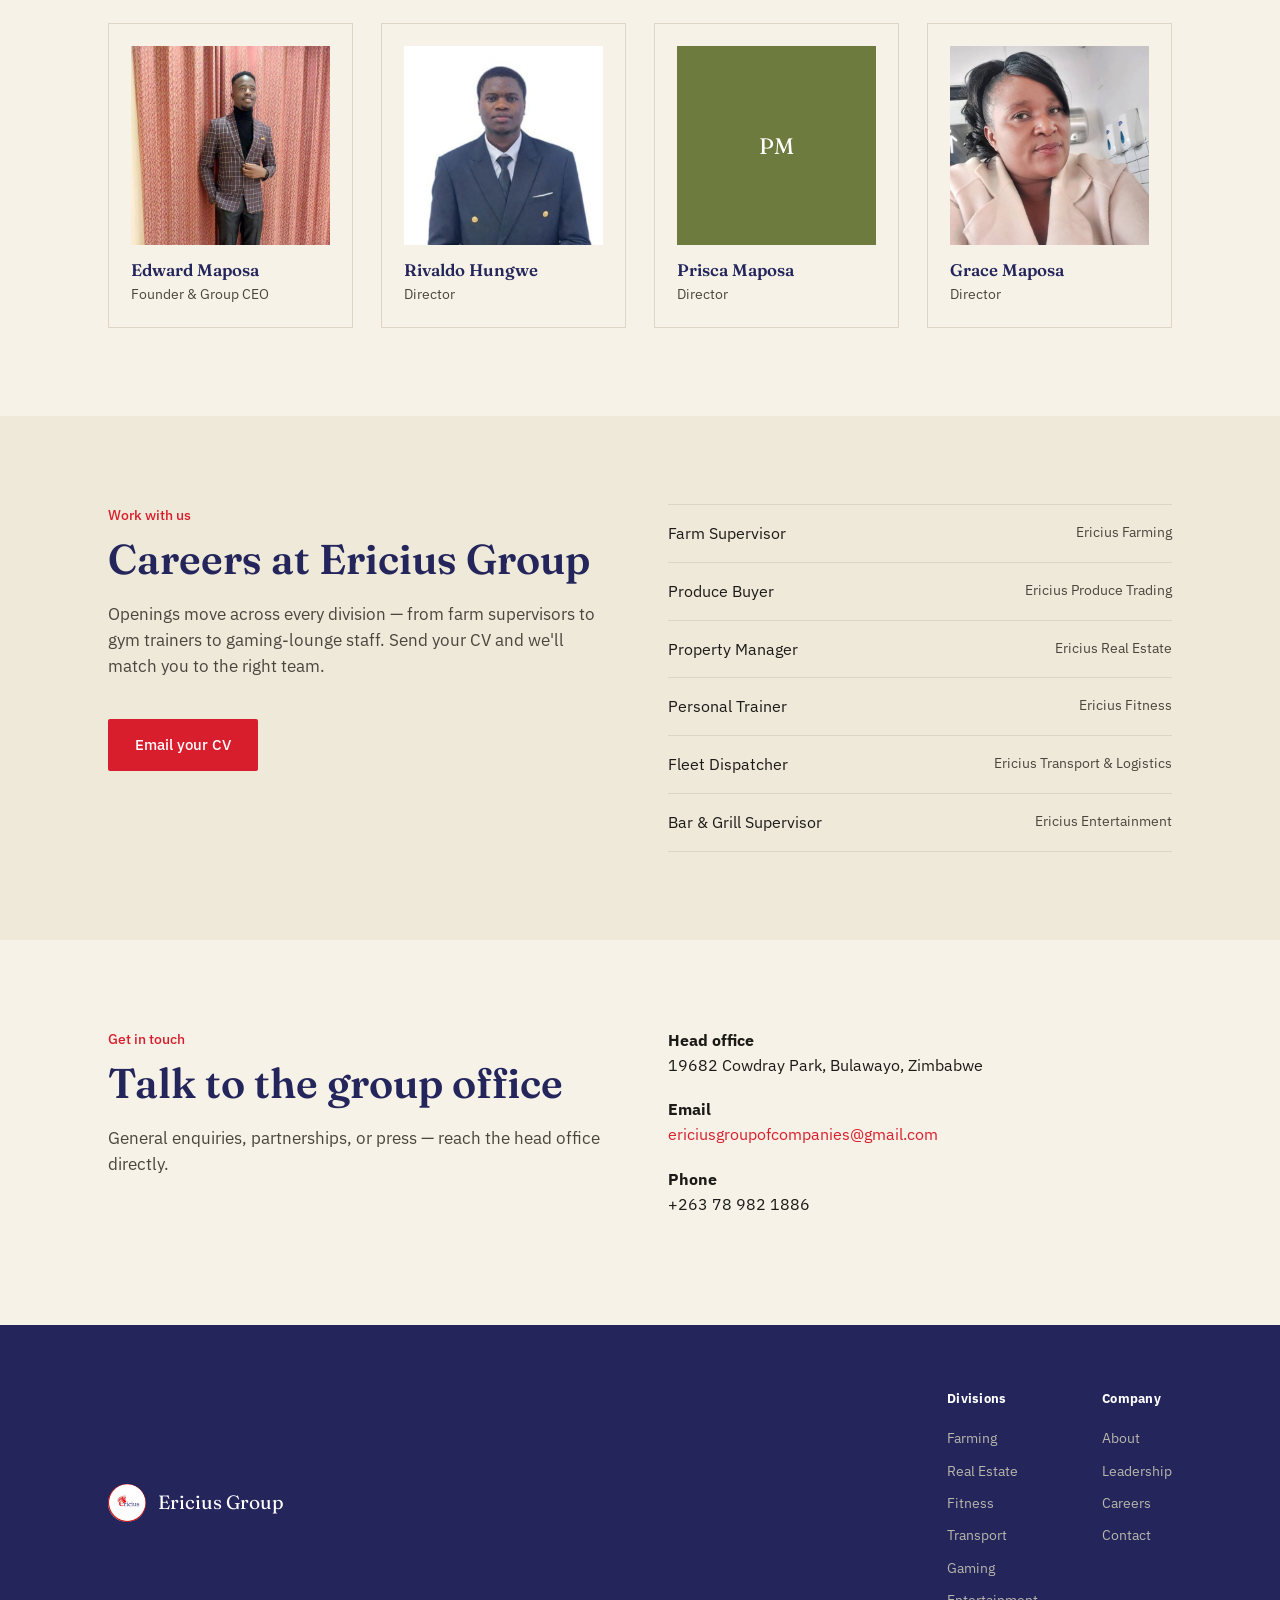
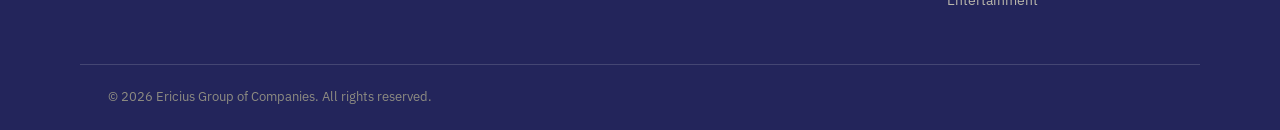
<file: index (1).html>
<!DOCTYPE html>
<html lang="en">
<head>
<meta charset="UTF-8">
<meta name="viewport" content="width=device-width, initial-scale=1">
<title>Ericius Group — A Diversified Group of Companies</title>
<meta name="description" content="Ericius Group is a diversified group of companies spanning farming, real estate, gyms, transportation, gaming and entertainment.">
<link rel="icon" href="[data-uri]">
<link rel="preconnect" href="https://fonts.googleapis.com">
<link rel="preconnect" href="https://fonts.gstatic.com" crossorigin>
<link href="https://fonts.googleapis.com/css2?family=Fraunces:opsz,wght@9..144,400;9..144,500;9..144,600;9..144,700&family=IBM+Plex+Sans:wght@400;500;600&display=swap" rel="stylesheet">
<style>
/* ===== Ericius Group — design tokens =====
   Red    #D81E2C  – accent, CTAs, the quill mark
   Navy   #23255B  – primary ink, headings, header/footer
   Sand   #F6F2E8  – page background (paper, not cream-cliché)
   Ink    #1C1A17  – body text
   Olive  #6E7B3F  – secondary accent (farming/nature)
   Line   #DED5C4  – hairline rules
*/

:root{
  --color-red:#D81E2C;
  --color-navy:#23255B;
  --color-sand:#F6F2E8;
  --color-ink:#1C1A17;
  --color-olive:#6E7B3F;
  --color-line:#DED5C4;
  --font-display:'Fraunces', Georgia, serif;
  --font-body:'IBM Plex Sans', -apple-system, Segoe UI, Arial, sans-serif;
  --max:1120px;
}

*{box-sizing:border-box;}
html{scroll-behavior:smooth;}
body{
  margin:0;
  background:var(--color-sand);
  color:var(--color-ink);
  font-family:var(--font-body);
  line-height:1.55;
  -webkit-font-smoothing:antialiased;
}
img{max-width:100%;display:block;}
a{color:inherit;text-decoration:none;}
h1,h2,h3,h4{font-family:var(--font-display);color:var(--color-navy);margin:0 0 .4em;line-height:1.15;font-weight:600;}

.wrap{max-width:var(--max);margin:0 auto;padding:0 28px;}

/* Topbar */
.topbar{background:var(--color-navy);color:#EDEAE0;font-size:.85rem;}
.topbar-inner{display:flex;gap:10px;align-items:center;padding:8px 28px;}
.topbar-sep{opacity:.5;}
.topbar a{opacity:.9;}
.topbar a:hover{opacity:1;text-decoration:underline;}

/* Header */
.site-header{position:sticky;top:0;background:var(--color-sand);border-bottom:1px solid var(--color-line);z-index:50;}
.header-inner{display:flex;align-items:center;justify-content:space-between;padding:16px 28px;}
.brand{display:flex;align-items:center;gap:12px;}
.brand-mark{width:42px;height:42px;border-radius:50%;object-fit:cover;}
.brand-word{font-family:var(--font-display);font-size:1.3rem;font-weight:600;color:var(--color-navy);}
.brand-word em{font-style:normal;color:var(--color-red);}
.main-nav{display:flex;gap:32px;}
.main-nav a{font-size:.95rem;color:var(--color-navy);padding:6px 0;border-bottom:2px solid transparent;}
.main-nav a:hover{border-color:var(--color-red);}
.nav-toggle{display:none;flex-direction:column;justify-content:center;gap:5px;background:none;border:0;cursor:pointer;padding:6px;}
.nav-toggle span{width:24px;height:2px;background:var(--color-navy);}

/* Buttons */
.btn{display:inline-block;padding:13px 26px;border-radius:2px;font-size:.95rem;font-weight:500;border:1px solid transparent;}
.btn-primary{background:var(--color-red);color:#fff;}
.btn-primary:hover{background:#B8151F;}
.btn-ghost{border-color:var(--color-navy);color:var(--color-navy);margin-left:12px;}
.btn-ghost:hover{background:var(--color-navy);color:#fff;}

/* Hero */
.hero{padding:88px 0 96px;border-bottom:1px solid var(--color-line);}
.hero-inner{display:grid;grid-template-columns:1.4fr .6fr;gap:56px;align-items:center;}
.eyebrow-free{color:var(--color-red);font-size:.9rem;font-weight:500;margin-bottom:18px;}
.hero-text h1{font-size:clamp(2.4rem,5vw,3.6rem);max-width:12ch;}
.hero-lede{max-width:52ch;font-size:1.1rem;color:#4A463E;margin:22px 0 32px;}
.hero-mark{border-radius:50%;overflow:hidden;border:1px solid var(--color-line);aspect-ratio:1/1;}

/* Sections */
.section{padding:88px 0;}
.section-alt{background:#EFE9DA;}
.section-kicker{color:var(--color-red);font-weight:500;font-size:.9rem;margin:0 0 10px;}
.section-title{font-size:clamp(1.8rem,3.4vw,2.6rem);}
.section-intro{max-width:60ch;color:#4A463E;font-size:1.05rem;margin-bottom:40px;}

/* About */
.about-grid{display:grid;grid-template-columns:.9fr 1.1fr;gap:56px;}
.about-lead h2{font-size:clamp(1.7rem,3vw,2.3rem);max-width:14ch;}
.about-body p{color:#4A463E;font-size:1.05rem;}
.stat-row{display:flex;gap:40px;margin-top:32px;border-top:1px solid var(--color-line);padding-top:24px;}
.stat{display:flex;flex-direction:column;}
.stat-num{font-family:var(--font-display);font-size:2rem;color:var(--color-red);font-weight:600;}
.stat-label{font-size:.85rem;color:#4A463E;}

/* Ledger (divisions) */
.ledger{border-top:1px solid var(--color-line);}
.ledger-row{display:grid;grid-template-columns:60px 1fr auto;gap:28px;align-items:start;padding:26px 0;border-bottom:1px solid var(--color-line);color:inherit;transition:background .15s ease,padding-left .15s ease;cursor:pointer;}
.ledger-row:hover{background:#EFE9DA;padding-left:12px;}
.ledger-row:hover .ledger-body h3{color:var(--color-red);}

/* Division detail pages */
.breadcrumb{font-size:.9rem;color:var(--color-navy);margin-bottom:18px;display:inline-block;}
.breadcrumb:hover{color:var(--color-red);}
.division-hero{padding:56px 0 64px;border-bottom:1px solid var(--color-line);}
.division-tag{display:inline-block;font-size:.8rem;color:var(--color-navy);border:1px solid var(--color-navy);padding:6px 12px;margin-bottom:18px;}
.division-hero h1{font-size:clamp(2.2rem,4.4vw,3.2rem);max-width:16ch;}
.division-lede{max-width:60ch;font-size:1.15rem;color:#4A463E;margin-top:18px;}
.division-body{display:grid;grid-template-columns:1.4fr .9fr;gap:56px;padding:64px 0;}
.division-body h2{font-size:1.5rem;}
.division-body p{color:#4A463E;font-size:1.02rem;margin-bottom:18px;}
.division-list{list-style:none;margin:0;padding:0;border-top:1px solid var(--color-line);}
.division-list li{padding:14px 0;border-bottom:1px solid var(--color-line);color:#4A463E;}
.division-side{border:1px solid var(--color-line);padding:28px;height:fit-content;background:#EFE9DA;}
.division-side h3{font-size:1.1rem;margin-bottom:14px;}
.division-side p{color:#4A463E;font-size:.95rem;margin-bottom:22px;}
.division-cta{display:flex;flex-direction:column;gap:10px;}
.division-cta .btn{text-align:center;margin:0;}
@media (max-width:860px){.division-body{grid-template-columns:1fr;}}
.ledger-index{font-family:var(--font-display);color:var(--color-red);font-size:1.1rem;padding-top:2px;}
.ledger-body h3{font-size:1.25rem;margin-bottom:6px;}
.ledger-body p{margin:0;color:#4A463E;max-width:62ch;}
.ledger-tag{align-self:center;font-size:.8rem;color:var(--color-navy);border:1px solid var(--color-navy);padding:6px 12px;white-space:nowrap;height:fit-content;}

.future-block{margin-top:80px;}
.future-grid{display:grid;grid-template-columns:repeat(3,1fr);gap:24px;}
.future-card{background:var(--color-sand);border:1px solid var(--color-line);padding:24px;}
.future-card h4{font-size:1.05rem;margin-bottom:8px;color:var(--color-navy);}
.future-card p{margin:0;font-size:.92rem;color:#4A463E;}

/* Leadership */
.people-grid{display:grid;grid-template-columns:repeat(4,1fr);gap:28px;}
.person-card{border:1px solid var(--color-line);padding:22px;text-align:left;}
.person-photo{width:100%;aspect-ratio:1/1;color:#fff;font-family:var(--font-display);font-size:1.4rem;display:flex;align-items:center;justify-content:center;margin-bottom:16px;object-fit:cover;}
.person-card h3{font-size:1.05rem;margin-bottom:2px;}
.person-role{color:#4A463E;font-size:.9rem;margin:0;}

/* Careers */
.careers-grid{display:grid;grid-template-columns:1fr 1fr;gap:56px;}
.role-list{list-style:none;margin:0;padding:0;border-top:1px solid var(--color-line);}
.role-list li{display:flex;justify-content:space-between;padding:16px 0;border-bottom:1px solid var(--color-line);}
.role-list em{font-style:normal;color:#4A463E;font-size:.9rem;}

/* Contact */
.contact-grid{display:grid;grid-template-columns:1fr 1fr;gap:56px;}
.contact-details p{margin:0 0 20px;}
.contact-details a{color:var(--color-red);}

/* Footer */
.site-footer{background:var(--color-navy);color:#D9D7CE;padding-top:64px;}
.footer-inner{display:flex;justify-content:space-between;flex-wrap:wrap;gap:40px;padding-bottom:48px;border-bottom:1px solid rgba(255,255,255,.15);}
.footer-brand{display:flex;align-items:center;gap:12px;font-family:var(--font-display);font-size:1.2rem;color:#fff;}
.footer-mark{width:38px;height:38px;border-radius:50%;}
.footer-cols{display:flex;gap:64px;}
.footer-cols h5{color:#fff;font-size:.8rem;letter-spacing:.02em;margin:0 0 14px;font-family:var(--font-body);}
.footer-cols a{display:block;font-size:.9rem;color:#B9B6AB;padding:5px 0;}
.footer-cols a:hover{color:#fff;}
.footer-bottom{padding:22px 28px;font-size:.82rem;color:#8E8C82;}

/* Responsive */
@media (max-width:860px){
  .hero-inner,.about-grid,.careers-grid,.contact-grid{grid-template-columns:1fr;}
  .hero-mark{max-width:220px;margin:0 auto;}
  .people-grid{grid-template-columns:repeat(2,1fr);}
  .future-grid{grid-template-columns:1fr 1fr;}
  .main-nav{position:fixed;top:0;right:0;height:100vh;width:74%;max-width:320px;background:var(--color-sand);
    flex-direction:column;padding:100px 28px 28px;gap:22px;transform:translateX(100%);transition:transform .25s ease;border-left:1px solid var(--color-line);}
  .main-nav.open{transform:translateX(0);}
  .nav-toggle{display:flex;}
}
@media (max-width:560px){
  .people-grid,.future-grid{grid-template-columns:1fr;}
  .ledger-row{grid-template-columns:40px 1fr;}
  .ledger-tag{grid-column:2;margin-top:8px;}
}

@media (prefers-reduced-motion:reduce){
  html{scroll-behavior:auto;}
  .main-nav{transition:none;}
}

:focus-visible{outline:2px solid var(--color-red);outline-offset:2px;}

</style>
</head>
<body>

<div class="topbar">
  <div class="wrap topbar-inner">
    <span>Bulawayo, Zimbabwe</span>
    <span class="topbar-sep">&middot;</span>
    <a href="mailto:ericiusgroupofcompanies@gmail.com">ericiusgroupofcompanies@gmail.com</a>
    <span class="topbar-sep">&middot;</span>
    <span>+263 78 982 1886</span>
  </div>
</div>

<header class="site-header">
  <div class="wrap header-inner">
    <a class="brand" href="#top">
      <img src="[data-uri]" alt="Ericius Group logo" class="brand-mark">
      <span class="brand-word">Ericius <em>Group</em></span>
    </a>
    <nav class="main-nav" id="main-nav">
      <a href="#about">About</a>
      <a href="#divisions">Divisions</a>
      <a href="#leadership">Leadership</a>
      <a href="#careers">Careers</a>
      <a href="#contact">Contact</a>
    </nav>
    <button class="nav-toggle" id="nav-toggle" aria-label="Toggle menu" aria-expanded="false">
      <span></span><span></span><span></span>
    </button>
  </div>
</header>

<main id="top">

  <section class="hero">
    <div class="wrap hero-inner">
      <div class="hero-text">
        <p class="eyebrow-free">Est. 2023 &nbsp;—&nbsp; Registered in Zimbabwe</p>
        <h1>Ericius Group</h1>
        <p class="hero-lede">Ericius Group holds and grows businesses across farming, real estate, fitness, transport, gaming and entertainment — built by people who believe an idea done properly, in one sector, transfers to the next.</p>
        <div class="hero-actions">
          <a href="#divisions" class="btn btn-primary">See our divisions</a>
          <a href="#careers" class="btn btn-ghost">Join the group</a>
        </div>
      </div>
      <div class="hero-mark" aria-hidden="true">
        <img src="[data-uri]" alt="">
      </div>
    </div>
  </section>

  <section class="section" id="about">
    <div class="wrap about-grid">
      <div class="about-lead">
        <p class="section-kicker">About the Group</p>
        <h2>Built like a hedgehog defends itself — close, layered, and hard to knock over.</h2>
      </div>
      <div class="about-body">
        <p>Ericius Group of Companies is a Zimbabwean multi-sector holding company. Rather than betting on one industry, we build a portfolio of independently run businesses that share one back office, one standard of discipline, and one name.</p>
        <p>Each division is led by its own team and judged on its own numbers, but every business in the group reports into the same finance and governance structure — the same way a hedgehog's quills are separate, but they all belong to one animal.</p>
        <div class="stat-row">
          <div class="stat"><span class="stat-num">7</span><span class="stat-label">Operating divisions</span></div>
          <div class="stat"><span class="stat-num">2023</span><span class="stat-label">Group founded</span></div>
          <div class="stat"><span class="stat-num">1</span><span class="stat-label">Standard, across every business</span></div>
        </div>
      </div>
    </div>
  </section>

  <section class="section section-alt" id="divisions">
    <div class="wrap">
      <p class="section-kicker">What we run</p>
      <h2 class="section-title">Our divisions</h2>
      <p class="section-intro">Seven businesses, each with its own customers and its own P&amp;L, all reporting into Ericius Group.</p>

      <div class="ledger">

        <a class="ledger-row" href="farming.html">
          <div class="ledger-index">01</div>
          <div class="ledger-body">
            <h3>Ericius Farming</h3>
            <p>Direct cultivation and livestock operations — the raw-produce base the rest of the agribusiness arm builds on.</p>
          </div>
          <div class="ledger-tag">Agriculture</div>
        </a>

        <a class="ledger-row" href="produce-trading.html">
          <div class="ledger-index">02</div>
          <div class="ledger-body">
            <h3>Ericius Produce Trading</h3>
            <p>Buying and reselling farm produce on behalf of local farmers — giving smallholders a reliable route to market and fairer prices.</p>
          </div>
          <div class="ledger-tag">Agri-trade</div>
        </a>

        <a class="ledger-row" href="real-estate.html">
          <div class="ledger-index">03</div>
          <div class="ledger-body">
            <h3>Ericius Real Estate</h3>
            <p>Land, rentals and property management, with development projects brought in as the group's capital base grows.</p>
          </div>
          <div class="ledger-tag">Property</div>
        </a>

        <a class="ledger-row" href="fitness.html">
          <div class="ledger-index">04</div>
          <div class="ledger-body">
            <h3>Ericius Fitness</h3>
            <p>A chain of gyms built around membership value and community, not just equipment.</p>
          </div>
          <div class="ledger-tag">Health &amp; Fitness</div>
        </a>

        <a class="ledger-row" href="transport.html">
          <div class="ledger-index">05</div>
          <div class="ledger-body">
            <h3>Ericius Transport &amp; Logistics</h3>
            <p>Fleet and haulage services that also move produce and supplies between the group's own divisions.</p>
          </div>
          <div class="ledger-tag">Transport</div>
        </a>

        <a class="ledger-row" href="gaming.html">
          <div class="ledger-index">06</div>
          <div class="ledger-body">
            <h3>Ericius Gaming</h3>
            <p>Gaming lounges and betting/entertainment technology operations, run under strict licensing and compliance.</p>
          </div>
          <div class="ledger-tag">Gaming</div>
        </a>

        <a class="ledger-row" href="entertainment.html">
          <div class="ledger-index">07</div>
          <div class="ledger-body">
            <h3>Ericius Entertainment</h3>
            <p>Bars, chisa nyama grills and butcheries — hospitality venues that also give the farming and produce divisions a direct outlet to the plate.</p>
          </div>
          <div class="ledger-tag">Hospitality</div>
        </a>

      </div>

      <div class="future-block">
        <p class="section-kicker">On the horizon</p>
        <h3>Where the group could go next</h3>
        <p class="section-intro">Businesses under review as the group's next logical extensions — each one deepens a division we already run.</p>
        <div class="future-grid">
          <div class="future-card">
            <h4>Ericius Agro-Processing</h4>
            <p>Packaging and value-adding farm produce (grain milling, juicing, preserved goods) instead of selling it raw.</p>
          </div>
          <div class="future-card">
            <h4>Ericius Capital &amp; Sacco</h4>
            <p>Savings, credit and micro-loans for farmers and staff who supply or work across the group.</p>
          </div>
          <div class="future-card">
            <h4>Ericius Construction</h4>
            <p>An in-house building arm to develop the group's own real estate projects rather than contracting them out.</p>
          </div>
          <div class="future-card">
            <h4>Ericius Media &amp; Events</h4>
            <p>Events production and content for the entertainment venues, and marketing services for the wider group.</p>
          </div>
          <div class="future-card">
            <h4>Ericius Digital</h4>
            <p>The software and automation team behind this site — eventually offered as a service to other Zimbabwean SMEs.</p>
          </div>
          <div class="future-card">
            <h4>Ericius Academy</h4>
            <p>Training and apprenticeships that feed skilled staff into every division as the group scales.</p>
          </div>
        </div>
      </div>
    </div>
  </section>

  <section class="section" id="leadership">
    <div class="wrap">
      <p class="section-kicker">Who runs it</p>
      <h2 class="section-title">Leadership</h2>
      <p class="section-intro">The people behind Ericius Group.</p>

      <div class="people-grid">
        <div class="person-card">
          <img class="person-photo" src="[data-uri]" alt="Edward Maposa">
          <h3>Edward Maposa</h3>
          <p class="person-role">Founder &amp; Group CEO</p>
        </div>
        <div class="person-card">
          <img class="person-photo" src="[data-uri]" alt="Rivaldo Hungwe">
          <h3>Rivaldo Hungwe</h3>
          <p class="person-role">Director</p>
        </div>
        <div class="person-card">
          <div class="person-photo" style="background:var(--color-olive)">PM</div>
          <h3>Prisca Maposa</h3>
          <p class="person-role">Director</p>
        </div>
        <div class="person-card">
          <img class="person-photo" src="[data-uri]" alt="Grace Maposa">
          <h3>Grace Maposa</h3>
          <p class="person-role">Director</p>
        </div>
      </div>
    </div>
  </section>

  <section class="section section-alt" id="careers">
    <div class="wrap careers-grid">
      <div>
        <p class="section-kicker">Work with us</p>
        <h2 class="section-title">Careers at Ericius Group</h2>
        <p class="section-intro">Openings move across every division — from farm supervisors to gym trainers to gaming-lounge staff. Send your CV and we'll match you to the right team.</p>
        <a href="mailto:ericiusgroupofcompanies@gmail.com?subject=Application%20-%20Ericius%20Group" class="btn btn-primary">Email your CV</a>
      </div>
      <ul class="role-list">
        <li><span>Farm Supervisor</span><em>Ericius Farming</em></li>
        <li><span>Produce Buyer</span><em>Ericius Produce Trading</em></li>
        <li><span>Property Manager</span><em>Ericius Real Estate</em></li>
        <li><span>Personal Trainer</span><em>Ericius Fitness</em></li>
        <li><span>Fleet Dispatcher</span><em>Ericius Transport &amp; Logistics</em></li>
        <li><span>Bar &amp; Grill Supervisor</span><em>Ericius Entertainment</em></li>
      </ul>
    </div>
  </section>

  <section class="section" id="contact">
    <div class="wrap contact-grid">
      <div>
        <p class="section-kicker">Get in touch</p>
        <h2 class="section-title">Talk to the group office</h2>
        <p class="section-intro">General enquiries, partnerships, or press — reach the head office directly.</p>
      </div>
      <div class="contact-details">
        <p><strong>Head office</strong><br>19682 Cowdray Park, Bulawayo, Zimbabwe</p>
        <p><strong>Email</strong><br><a href="mailto:ericiusgroupofcompanies@gmail.com">ericiusgroupofcompanies@gmail.com</a></p>
        <p><strong>Phone</strong><br>+263 78 982 1886</p>
      </div>
    </div>
  </section>

</main>

<footer class="site-footer">
  <div class="wrap footer-inner">
    <div class="footer-brand">
      <img src="[data-uri]" alt="Ericius Group logo" class="brand-mark footer-mark">
      <span>Ericius Group</span>
    </div>
    <div class="footer-cols">
      <div>
        <h5>Divisions</h5>
        <a href="#divisions">Farming</a>
        <a href="#divisions">Real Estate</a>
        <a href="#divisions">Fitness</a>
        <a href="#divisions">Transport</a>
        <a href="#divisions">Gaming</a>
        <a href="#divisions">Entertainment</a>
      </div>
      <div>
        <h5>Company</h5>
        <a href="#about">About</a>
        <a href="#leadership">Leadership</a>
        <a href="#careers">Careers</a>
        <a href="#contact">Contact</a>
      </div>
    </div>
  </div>
  <div class="wrap footer-bottom">
    <span>&copy; 2026 Ericius Group of Companies. All rights reserved.</span>
  </div>
</footer>

<script>
const toggle = document.getElementById('nav-toggle');
const nav = document.getElementById('main-nav');

if (toggle && nav) {
  toggle.addEventListener('click', () => {
    const isOpen = nav.classList.toggle('open');
    toggle.setAttribute('aria-expanded', isOpen ? 'true' : 'false');
  });

  nav.querySelectorAll('a').forEach(link => {
    link.addEventListener('click', () => {
      nav.classList.remove('open');
      toggle.setAttribute('aria-expanded', 'false');
    });
  });
}

</script>
</body>
</html>
</file>
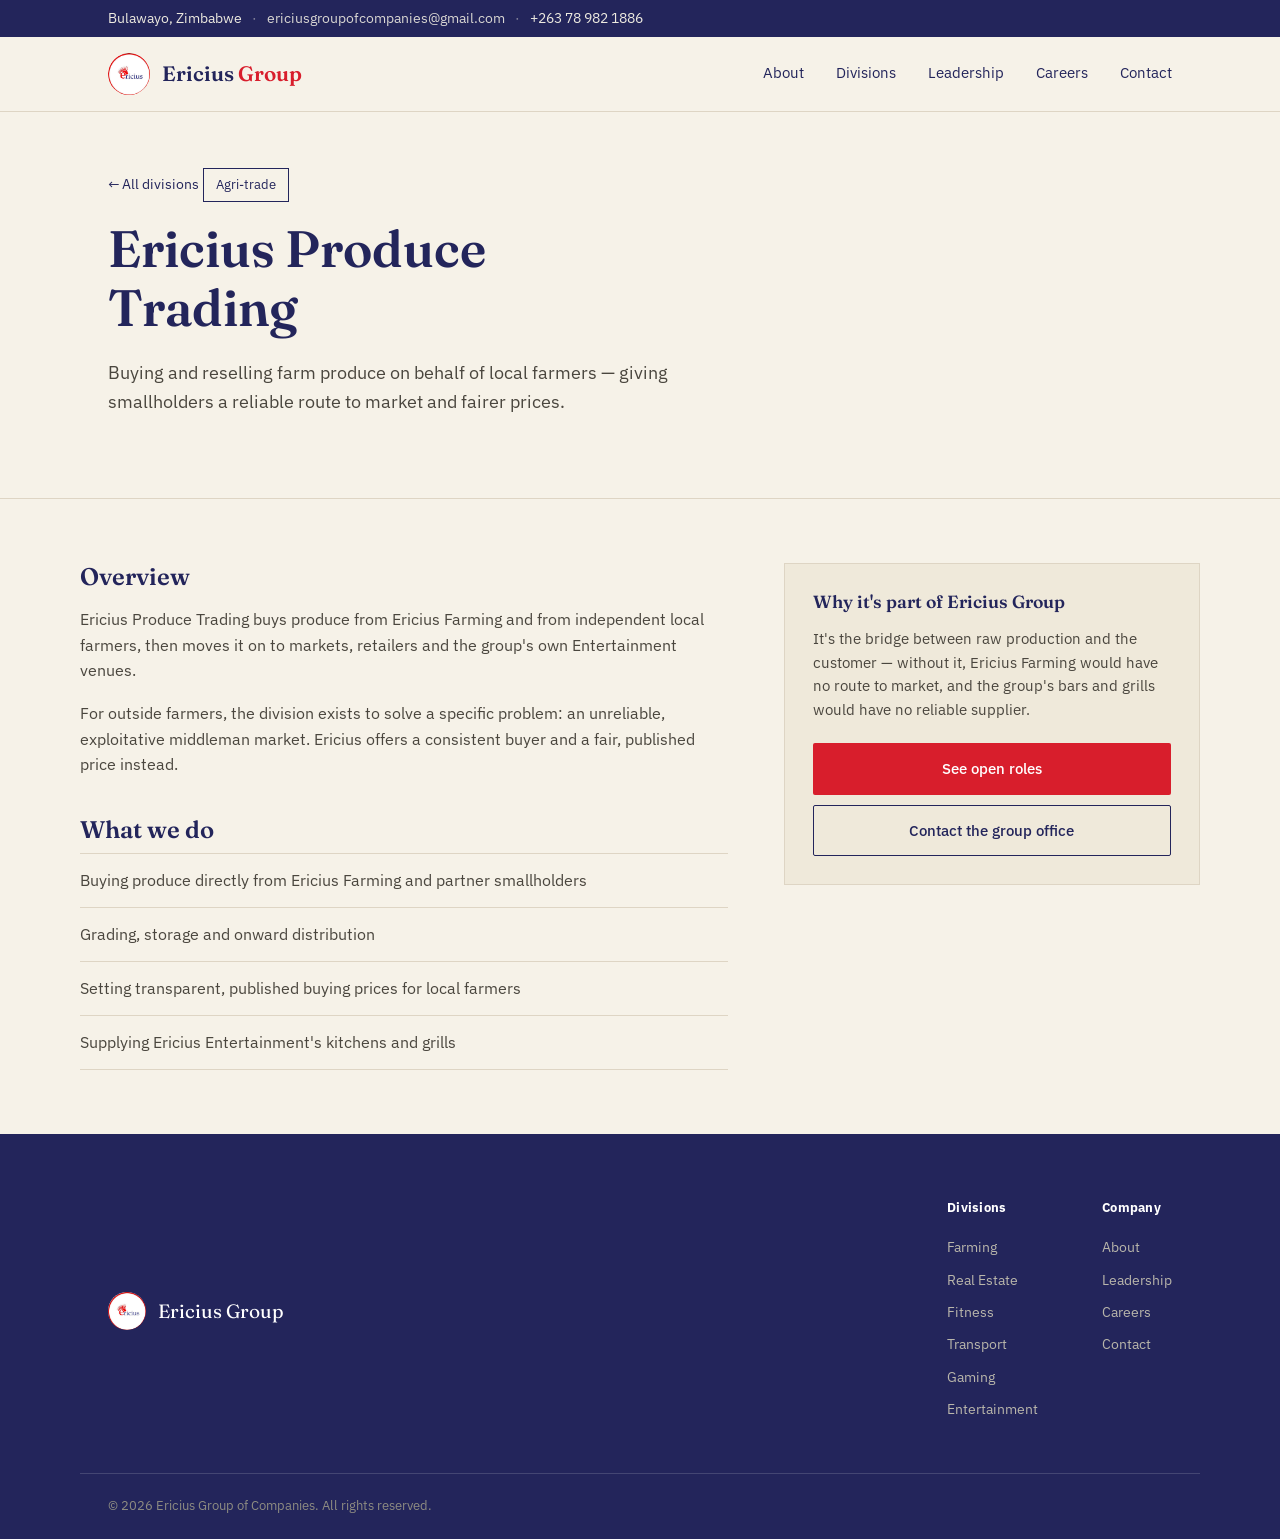
<file: produce-trading.html>
<!DOCTYPE html>
<html lang="en">
<head>
<meta charset="UTF-8">
<meta name="viewport" content="width=device-width, initial-scale=1">
<title>Ericius Produce Trading — Ericius Group</title>
<meta name="description" content="Buying and reselling farm produce on behalf of local farmers — giving smallholders a reliable route to market and fairer prices.">
<link rel="icon" href="[data-uri]">
<link rel="preconnect" href="https://fonts.googleapis.com">
<link rel="preconnect" href="https://fonts.gstatic.com" crossorigin>
<link href="https://fonts.googleapis.com/css2?family=Fraunces:opsz,wght@9..144,400;9..144,500;9..144,600;9..144,700&family=IBM+Plex+Sans:wght@400;500;600&display=swap" rel="stylesheet">
<style>
/* ===== Ericius Group — design tokens =====
   Red    #D81E2C  – accent, CTAs, the quill mark
   Navy   #23255B  – primary ink, headings, header/footer
   Sand   #F6F2E8  – page background (paper, not cream-cliché)
   Ink    #1C1A17  – body text
   Olive  #6E7B3F  – secondary accent (farming/nature)
   Line   #DED5C4  – hairline rules
*/

:root{
  --color-red:#D81E2C;
  --color-navy:#23255B;
  --color-sand:#F6F2E8;
  --color-ink:#1C1A17;
  --color-olive:#6E7B3F;
  --color-line:#DED5C4;
  --font-display:'Fraunces', Georgia, serif;
  --font-body:'IBM Plex Sans', -apple-system, Segoe UI, Arial, sans-serif;
  --max:1120px;
}

*{box-sizing:border-box;}
html{scroll-behavior:smooth;}
body{
  margin:0;
  background:var(--color-sand);
  color:var(--color-ink);
  font-family:var(--font-body);
  line-height:1.55;
  -webkit-font-smoothing:antialiased;
}
img{max-width:100%;display:block;}
a{color:inherit;text-decoration:none;}
h1,h2,h3,h4{font-family:var(--font-display);color:var(--color-navy);margin:0 0 .4em;line-height:1.15;font-weight:600;}

.wrap{max-width:var(--max);margin:0 auto;padding:0 28px;}

/* Topbar */
.topbar{background:var(--color-navy);color:#EDEAE0;font-size:.85rem;}
.topbar-inner{display:flex;gap:10px;align-items:center;padding:8px 28px;}
.topbar-sep{opacity:.5;}
.topbar a{opacity:.9;}
.topbar a:hover{opacity:1;text-decoration:underline;}

/* Header */
.site-header{position:sticky;top:0;background:var(--color-sand);border-bottom:1px solid var(--color-line);z-index:50;}
.header-inner{display:flex;align-items:center;justify-content:space-between;padding:16px 28px;}
.brand{display:flex;align-items:center;gap:12px;}
.brand-mark{width:42px;height:42px;border-radius:50%;object-fit:cover;}
.brand-word{font-family:var(--font-display);font-size:1.3rem;font-weight:600;color:var(--color-navy);}
.brand-word em{font-style:normal;color:var(--color-red);}
.main-nav{display:flex;gap:32px;}
.main-nav a{font-size:.95rem;color:var(--color-navy);padding:6px 0;border-bottom:2px solid transparent;}
.main-nav a:hover{border-color:var(--color-red);}
.nav-toggle{display:none;flex-direction:column;justify-content:center;gap:5px;background:none;border:0;cursor:pointer;padding:6px;}
.nav-toggle span{width:24px;height:2px;background:var(--color-navy);}

/* Buttons */
.btn{display:inline-block;padding:13px 26px;border-radius:2px;font-size:.95rem;font-weight:500;border:1px solid transparent;}
.btn-primary{background:var(--color-red);color:#fff;}
.btn-primary:hover{background:#B8151F;}
.btn-ghost{border-color:var(--color-navy);color:var(--color-navy);margin-left:12px;}
.btn-ghost:hover{background:var(--color-navy);color:#fff;}

/* Hero */
.hero{padding:88px 0 96px;border-bottom:1px solid var(--color-line);}
.hero-inner{display:grid;grid-template-columns:1.4fr .6fr;gap:56px;align-items:center;}
.eyebrow-free{color:var(--color-red);font-size:.9rem;font-weight:500;margin-bottom:18px;}
.hero-text h1{font-size:clamp(2.4rem,5vw,3.6rem);max-width:12ch;}
.hero-lede{max-width:52ch;font-size:1.1rem;color:#4A463E;margin:22px 0 32px;}
.hero-mark{border-radius:50%;overflow:hidden;border:1px solid var(--color-line);aspect-ratio:1/1;}

/* Sections */
.section{padding:88px 0;}
.section-alt{background:#EFE9DA;}
.section-kicker{color:var(--color-red);font-weight:500;font-size:.9rem;margin:0 0 10px;}
.section-title{font-size:clamp(1.8rem,3.4vw,2.6rem);}
.section-intro{max-width:60ch;color:#4A463E;font-size:1.05rem;margin-bottom:40px;}

/* About */
.about-grid{display:grid;grid-template-columns:.9fr 1.1fr;gap:56px;}
.about-lead h2{font-size:clamp(1.7rem,3vw,2.3rem);max-width:14ch;}
.about-body p{color:#4A463E;font-size:1.05rem;}
.stat-row{display:flex;gap:40px;margin-top:32px;border-top:1px solid var(--color-line);padding-top:24px;}
.stat{display:flex;flex-direction:column;}
.stat-num{font-family:var(--font-display);font-size:2rem;color:var(--color-red);font-weight:600;}
.stat-label{font-size:.85rem;color:#4A463E;}

/* Ledger (divisions) */
.ledger{border-top:1px solid var(--color-line);}
.ledger-row{display:grid;grid-template-columns:60px 1fr auto;gap:28px;align-items:start;padding:26px 0;border-bottom:1px solid var(--color-line);color:inherit;transition:background .15s ease,padding-left .15s ease;cursor:pointer;}
.ledger-row:hover{background:#EFE9DA;padding-left:12px;}
.ledger-row:hover .ledger-body h3{color:var(--color-red);}

/* Division detail pages */
.breadcrumb{font-size:.9rem;color:var(--color-navy);margin-bottom:18px;display:inline-block;}
.breadcrumb:hover{color:var(--color-red);}
.division-hero{padding:56px 0 64px;border-bottom:1px solid var(--color-line);}
.division-tag{display:inline-block;font-size:.8rem;color:var(--color-navy);border:1px solid var(--color-navy);padding:6px 12px;margin-bottom:18px;}
.division-hero h1{font-size:clamp(2.2rem,4.4vw,3.2rem);max-width:16ch;}
.division-lede{max-width:60ch;font-size:1.15rem;color:#4A463E;margin-top:18px;}
.division-body{display:grid;grid-template-columns:1.4fr .9fr;gap:56px;padding:64px 0;}
.division-body h2{font-size:1.5rem;}
.division-body p{color:#4A463E;font-size:1.02rem;margin-bottom:18px;}
.division-list{list-style:none;margin:0;padding:0;border-top:1px solid var(--color-line);}
.division-list li{padding:14px 0;border-bottom:1px solid var(--color-line);color:#4A463E;}
.division-side{border:1px solid var(--color-line);padding:28px;height:fit-content;background:#EFE9DA;}
.division-side h3{font-size:1.1rem;margin-bottom:14px;}
.division-side p{color:#4A463E;font-size:.95rem;margin-bottom:22px;}
.division-cta{display:flex;flex-direction:column;gap:10px;}
.division-cta .btn{text-align:center;margin:0;}
@media (max-width:860px){.division-body{grid-template-columns:1fr;}}
.ledger-index{font-family:var(--font-display);color:var(--color-red);font-size:1.1rem;padding-top:2px;}
.ledger-body h3{font-size:1.25rem;margin-bottom:6px;}
.ledger-body p{margin:0;color:#4A463E;max-width:62ch;}
.ledger-tag{align-self:center;font-size:.8rem;color:var(--color-navy);border:1px solid var(--color-navy);padding:6px 12px;white-space:nowrap;height:fit-content;}

.future-block{margin-top:80px;}
.future-grid{display:grid;grid-template-columns:repeat(3,1fr);gap:24px;}
.future-card{background:var(--color-sand);border:1px solid var(--color-line);padding:24px;}
.future-card h4{font-size:1.05rem;margin-bottom:8px;color:var(--color-navy);}
.future-card p{margin:0;font-size:.92rem;color:#4A463E;}

/* Leadership */
.people-grid{display:grid;grid-template-columns:repeat(4,1fr);gap:28px;}
.person-card{border:1px solid var(--color-line);padding:22px;text-align:left;}
.person-photo{width:100%;aspect-ratio:1/1;color:#fff;font-family:var(--font-display);font-size:1.4rem;display:flex;align-items:center;justify-content:center;margin-bottom:16px;}
.person-card h3{font-size:1.05rem;margin-bottom:2px;}
.person-role{color:#4A463E;font-size:.9rem;margin:0;}

/* Careers */
.careers-grid{display:grid;grid-template-columns:1fr 1fr;gap:56px;}
.role-list{list-style:none;margin:0;padding:0;border-top:1px solid var(--color-line);}
.role-list li{display:flex;justify-content:space-between;padding:16px 0;border-bottom:1px solid var(--color-line);}
.role-list em{font-style:normal;color:#4A463E;font-size:.9rem;}

/* Contact */
.contact-grid{display:grid;grid-template-columns:1fr 1fr;gap:56px;}
.contact-details p{margin:0 0 20px;}
.contact-details a{color:var(--color-red);}

/* Footer */
.site-footer{background:var(--color-navy);color:#D9D7CE;padding-top:64px;}
.footer-inner{display:flex;justify-content:space-between;flex-wrap:wrap;gap:40px;padding-bottom:48px;border-bottom:1px solid rgba(255,255,255,.15);}
.footer-brand{display:flex;align-items:center;gap:12px;font-family:var(--font-display);font-size:1.2rem;color:#fff;}
.footer-mark{width:38px;height:38px;border-radius:50%;}
.footer-cols{display:flex;gap:64px;}
.footer-cols h5{color:#fff;font-size:.8rem;letter-spacing:.02em;margin:0 0 14px;font-family:var(--font-body);}
.footer-cols a{display:block;font-size:.9rem;color:#B9B6AB;padding:5px 0;}
.footer-cols a:hover{color:#fff;}
.footer-bottom{padding:22px 28px;font-size:.82rem;color:#8E8C82;}

/* Responsive */
@media (max-width:860px){
  .hero-inner,.about-grid,.careers-grid,.contact-grid{grid-template-columns:1fr;}
  .hero-mark{max-width:220px;margin:0 auto;}
  .people-grid{grid-template-columns:repeat(2,1fr);}
  .future-grid{grid-template-columns:1fr 1fr;}
  .main-nav{position:fixed;top:0;right:0;height:100vh;width:74%;max-width:320px;background:var(--color-sand);
    flex-direction:column;padding:100px 28px 28px;gap:22px;transform:translateX(100%);transition:transform .25s ease;border-left:1px solid var(--color-line);}
  .main-nav.open{transform:translateX(0);}
  .nav-toggle{display:flex;}
}
@media (max-width:560px){
  .people-grid,.future-grid{grid-template-columns:1fr;}
  .ledger-row{grid-template-columns:40px 1fr;}
  .ledger-tag{grid-column:2;margin-top:8px;}
}

@media (prefers-reduced-motion:reduce){
  html{scroll-behavior:auto;}
  .main-nav{transition:none;}
}

:focus-visible{outline:2px solid var(--color-red);outline-offset:2px;}

</style>
</head>
<body>

<div class="topbar">
  <div class="wrap topbar-inner">
    <span>Bulawayo, Zimbabwe</span>
    <span class="topbar-sep">&middot;</span>
    <a href="mailto:ericiusgroupofcompanies@gmail.com">ericiusgroupofcompanies@gmail.com</a>
    <span class="topbar-sep">&middot;</span>
    <span>+263 78 982 1886</span>
  </div>
</div>

<header class="site-header">
  <div class="wrap header-inner">
    <a class="brand" href="index.html">
      <img src="[data-uri]" alt="Ericius Group logo" class="brand-mark">
      <span class="brand-word">Ericius <em>Group</em></span>
    </a>
    <nav class="main-nav" id="main-nav">
      <a href="index.html#about">About</a>
      <a href="index.html#divisions">Divisions</a>
      <a href="index.html#leadership">Leadership</a>
      <a href="index.html#careers">Careers</a>
      <a href="index.html#contact">Contact</a>
    </nav>
    <button class="nav-toggle" id="nav-toggle" aria-label="Toggle menu" aria-expanded="false">
      <span></span><span></span><span></span>
    </button>
  </div>
</header>

<main>
  <section class="division-hero">
    <div class="wrap">
      <a href="index.html#divisions" class="breadcrumb">&larr; All divisions</a>
      <div class="division-tag">Agri-trade</div>
      <h1>Ericius Produce Trading</h1>
      <p class="division-lede">Buying and reselling farm produce on behalf of local farmers — giving smallholders a reliable route to market and fairer prices.</p>
    </div>
  </section>

  <section class="wrap division-body">
    <div>
      <h2>Overview</h2>
      <p>Ericius Produce Trading buys produce from Ericius Farming and from independent local farmers, then moves it on to markets, retailers and the group's own Entertainment venues.</p>
      <p>For outside farmers, the division exists to solve a specific problem: an unreliable, exploitative middleman market. Ericius offers a consistent buyer and a fair, published price instead.</p>
      <h2 style="margin-top:40px;">What we do</h2>
      <ul class="division-list">
        <li>Buying produce directly from Ericius Farming and partner smallholders</li>
        <li>Grading, storage and onward distribution</li>
        <li>Setting transparent, published buying prices for local farmers</li>
        <li>Supplying Ericius Entertainment's kitchens and grills</li>
      </ul>
    </div>
    <aside class="division-side">
      <h3>Why it's part of Ericius Group</h3>
      <p>It's the bridge between raw production and the customer — without it, Ericius Farming would have no route to market, and the group's bars and grills would have no reliable supplier.</p>
      <div class="division-cta">
        <a href="index.html#careers" class="btn btn-primary">See open roles</a>
        <a href="index.html#contact" class="btn btn-ghost" style="margin-left:0;">Contact the group office</a>
      </div>
    </aside>
  </section>
</main>

<footer class="site-footer">
  <div class="wrap footer-inner">
    <div class="footer-brand">
      <img src="[data-uri]" alt="Ericius Group logo" class="brand-mark footer-mark">
      <span>Ericius Group</span>
    </div>
    <div class="footer-cols">
      <div>
        <h5>Divisions</h5>
        <a href="farming.html">Farming</a>
        <a href="real-estate.html">Real Estate</a>
        <a href="fitness.html">Fitness</a>
        <a href="transport.html">Transport</a>
        <a href="gaming.html">Gaming</a>
        <a href="entertainment.html">Entertainment</a>
      </div>
      <div>
        <h5>Company</h5>
        <a href="index.html#about">About</a>
        <a href="index.html#leadership">Leadership</a>
        <a href="index.html#careers">Careers</a>
        <a href="index.html#contact">Contact</a>
      </div>
    </div>
  </div>
  <div class="wrap footer-bottom">
    <span>&copy; 2026 Ericius Group of Companies. All rights reserved.</span>
  </div>
</footer>

<script>
const toggle = document.getElementById('nav-toggle');
const nav = document.getElementById('main-nav');

if (toggle && nav) {
  toggle.addEventListener('click', () => {
    const isOpen = nav.classList.toggle('open');
    toggle.setAttribute('aria-expanded', isOpen ? 'true' : 'false');
  });

  nav.querySelectorAll('a').forEach(link => {
    link.addEventListener('click', () => {
      nav.classList.remove('open');
      toggle.setAttribute('aria-expanded', 'false');
    });
  });
}

</script>
</body>
</html>
</file>
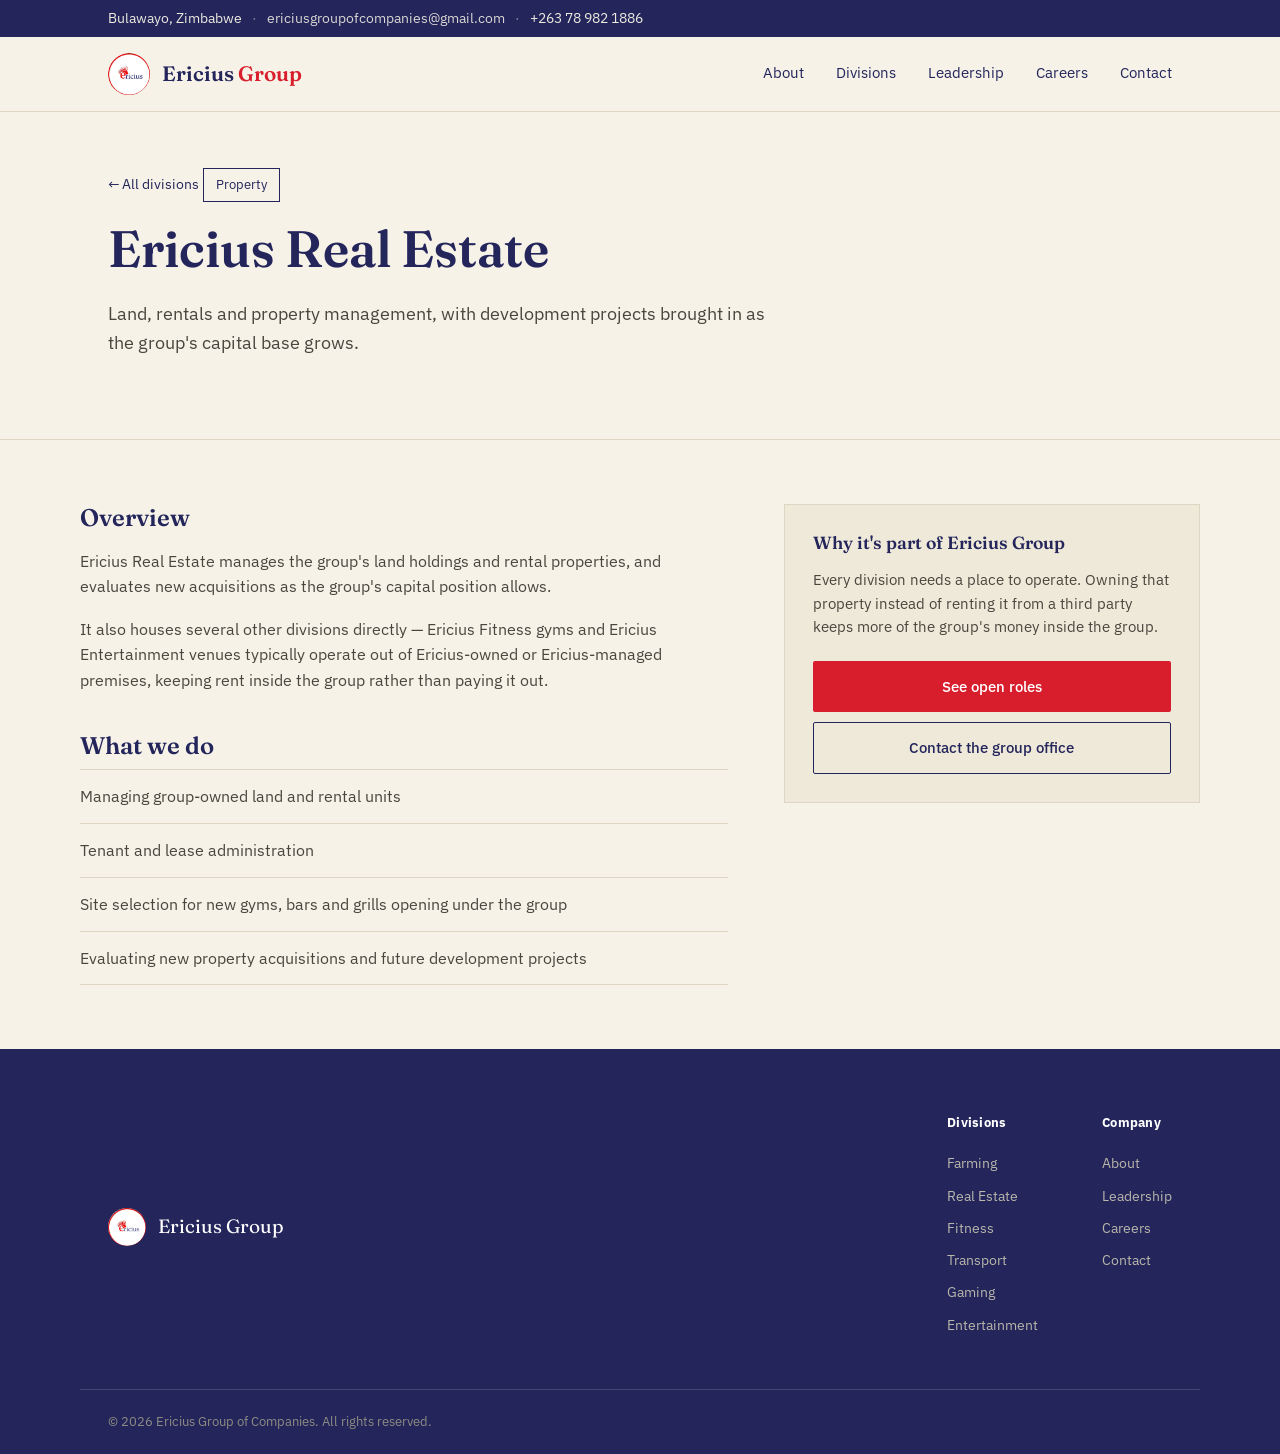
<file: real-estate.html>
<!DOCTYPE html>
<html lang="en">
<head>
<meta charset="UTF-8">
<meta name="viewport" content="width=device-width, initial-scale=1">
<title>Ericius Real Estate — Ericius Group</title>
<meta name="description" content="Land, rentals and property management, with development projects brought in as the group's capital base grows.">
<link rel="icon" href="[data-uri]">
<link rel="preconnect" href="https://fonts.googleapis.com">
<link rel="preconnect" href="https://fonts.gstatic.com" crossorigin>
<link href="https://fonts.googleapis.com/css2?family=Fraunces:opsz,wght@9..144,400;9..144,500;9..144,600;9..144,700&family=IBM+Plex+Sans:wght@400;500;600&display=swap" rel="stylesheet">
<style>
/* ===== Ericius Group — design tokens =====
   Red    #D81E2C  – accent, CTAs, the quill mark
   Navy   #23255B  – primary ink, headings, header/footer
   Sand   #F6F2E8  – page background (paper, not cream-cliché)
   Ink    #1C1A17  – body text
   Olive  #6E7B3F  – secondary accent (farming/nature)
   Line   #DED5C4  – hairline rules
*/

:root{
  --color-red:#D81E2C;
  --color-navy:#23255B;
  --color-sand:#F6F2E8;
  --color-ink:#1C1A17;
  --color-olive:#6E7B3F;
  --color-line:#DED5C4;
  --font-display:'Fraunces', Georgia, serif;
  --font-body:'IBM Plex Sans', -apple-system, Segoe UI, Arial, sans-serif;
  --max:1120px;
}

*{box-sizing:border-box;}
html{scroll-behavior:smooth;}
body{
  margin:0;
  background:var(--color-sand);
  color:var(--color-ink);
  font-family:var(--font-body);
  line-height:1.55;
  -webkit-font-smoothing:antialiased;
}
img{max-width:100%;display:block;}
a{color:inherit;text-decoration:none;}
h1,h2,h3,h4{font-family:var(--font-display);color:var(--color-navy);margin:0 0 .4em;line-height:1.15;font-weight:600;}

.wrap{max-width:var(--max);margin:0 auto;padding:0 28px;}

/* Topbar */
.topbar{background:var(--color-navy);color:#EDEAE0;font-size:.85rem;}
.topbar-inner{display:flex;gap:10px;align-items:center;padding:8px 28px;}
.topbar-sep{opacity:.5;}
.topbar a{opacity:.9;}
.topbar a:hover{opacity:1;text-decoration:underline;}

/* Header */
.site-header{position:sticky;top:0;background:var(--color-sand);border-bottom:1px solid var(--color-line);z-index:50;}
.header-inner{display:flex;align-items:center;justify-content:space-between;padding:16px 28px;}
.brand{display:flex;align-items:center;gap:12px;}
.brand-mark{width:42px;height:42px;border-radius:50%;object-fit:cover;}
.brand-word{font-family:var(--font-display);font-size:1.3rem;font-weight:600;color:var(--color-navy);}
.brand-word em{font-style:normal;color:var(--color-red);}
.main-nav{display:flex;gap:32px;}
.main-nav a{font-size:.95rem;color:var(--color-navy);padding:6px 0;border-bottom:2px solid transparent;}
.main-nav a:hover{border-color:var(--color-red);}
.nav-toggle{display:none;flex-direction:column;justify-content:center;gap:5px;background:none;border:0;cursor:pointer;padding:6px;}
.nav-toggle span{width:24px;height:2px;background:var(--color-navy);}

/* Buttons */
.btn{display:inline-block;padding:13px 26px;border-radius:2px;font-size:.95rem;font-weight:500;border:1px solid transparent;}
.btn-primary{background:var(--color-red);color:#fff;}
.btn-primary:hover{background:#B8151F;}
.btn-ghost{border-color:var(--color-navy);color:var(--color-navy);margin-left:12px;}
.btn-ghost:hover{background:var(--color-navy);color:#fff;}

/* Hero */
.hero{padding:88px 0 96px;border-bottom:1px solid var(--color-line);}
.hero-inner{display:grid;grid-template-columns:1.4fr .6fr;gap:56px;align-items:center;}
.eyebrow-free{color:var(--color-red);font-size:.9rem;font-weight:500;margin-bottom:18px;}
.hero-text h1{font-size:clamp(2.4rem,5vw,3.6rem);max-width:12ch;}
.hero-lede{max-width:52ch;font-size:1.1rem;color:#4A463E;margin:22px 0 32px;}
.hero-mark{border-radius:50%;overflow:hidden;border:1px solid var(--color-line);aspect-ratio:1/1;}

/* Sections */
.section{padding:88px 0;}
.section-alt{background:#EFE9DA;}
.section-kicker{color:var(--color-red);font-weight:500;font-size:.9rem;margin:0 0 10px;}
.section-title{font-size:clamp(1.8rem,3.4vw,2.6rem);}
.section-intro{max-width:60ch;color:#4A463E;font-size:1.05rem;margin-bottom:40px;}

/* About */
.about-grid{display:grid;grid-template-columns:.9fr 1.1fr;gap:56px;}
.about-lead h2{font-size:clamp(1.7rem,3vw,2.3rem);max-width:14ch;}
.about-body p{color:#4A463E;font-size:1.05rem;}
.stat-row{display:flex;gap:40px;margin-top:32px;border-top:1px solid var(--color-line);padding-top:24px;}
.stat{display:flex;flex-direction:column;}
.stat-num{font-family:var(--font-display);font-size:2rem;color:var(--color-red);font-weight:600;}
.stat-label{font-size:.85rem;color:#4A463E;}

/* Ledger (divisions) */
.ledger{border-top:1px solid var(--color-line);}
.ledger-row{display:grid;grid-template-columns:60px 1fr auto;gap:28px;align-items:start;padding:26px 0;border-bottom:1px solid var(--color-line);color:inherit;transition:background .15s ease,padding-left .15s ease;cursor:pointer;}
.ledger-row:hover{background:#EFE9DA;padding-left:12px;}
.ledger-row:hover .ledger-body h3{color:var(--color-red);}

/* Division detail pages */
.breadcrumb{font-size:.9rem;color:var(--color-navy);margin-bottom:18px;display:inline-block;}
.breadcrumb:hover{color:var(--color-red);}
.division-hero{padding:56px 0 64px;border-bottom:1px solid var(--color-line);}
.division-tag{display:inline-block;font-size:.8rem;color:var(--color-navy);border:1px solid var(--color-navy);padding:6px 12px;margin-bottom:18px;}
.division-hero h1{font-size:clamp(2.2rem,4.4vw,3.2rem);max-width:16ch;}
.division-lede{max-width:60ch;font-size:1.15rem;color:#4A463E;margin-top:18px;}
.division-body{display:grid;grid-template-columns:1.4fr .9fr;gap:56px;padding:64px 0;}
.division-body h2{font-size:1.5rem;}
.division-body p{color:#4A463E;font-size:1.02rem;margin-bottom:18px;}
.division-list{list-style:none;margin:0;padding:0;border-top:1px solid var(--color-line);}
.division-list li{padding:14px 0;border-bottom:1px solid var(--color-line);color:#4A463E;}
.division-side{border:1px solid var(--color-line);padding:28px;height:fit-content;background:#EFE9DA;}
.division-side h3{font-size:1.1rem;margin-bottom:14px;}
.division-side p{color:#4A463E;font-size:.95rem;margin-bottom:22px;}
.division-cta{display:flex;flex-direction:column;gap:10px;}
.division-cta .btn{text-align:center;margin:0;}
@media (max-width:860px){.division-body{grid-template-columns:1fr;}}
.ledger-index{font-family:var(--font-display);color:var(--color-red);font-size:1.1rem;padding-top:2px;}
.ledger-body h3{font-size:1.25rem;margin-bottom:6px;}
.ledger-body p{margin:0;color:#4A463E;max-width:62ch;}
.ledger-tag{align-self:center;font-size:.8rem;color:var(--color-navy);border:1px solid var(--color-navy);padding:6px 12px;white-space:nowrap;height:fit-content;}

.future-block{margin-top:80px;}
.future-grid{display:grid;grid-template-columns:repeat(3,1fr);gap:24px;}
.future-card{background:var(--color-sand);border:1px solid var(--color-line);padding:24px;}
.future-card h4{font-size:1.05rem;margin-bottom:8px;color:var(--color-navy);}
.future-card p{margin:0;font-size:.92rem;color:#4A463E;}

/* Leadership */
.people-grid{display:grid;grid-template-columns:repeat(4,1fr);gap:28px;}
.person-card{border:1px solid var(--color-line);padding:22px;text-align:left;}
.person-photo{width:100%;aspect-ratio:1/1;color:#fff;font-family:var(--font-display);font-size:1.4rem;display:flex;align-items:center;justify-content:center;margin-bottom:16px;}
.person-card h3{font-size:1.05rem;margin-bottom:2px;}
.person-role{color:#4A463E;font-size:.9rem;margin:0;}

/* Careers */
.careers-grid{display:grid;grid-template-columns:1fr 1fr;gap:56px;}
.role-list{list-style:none;margin:0;padding:0;border-top:1px solid var(--color-line);}
.role-list li{display:flex;justify-content:space-between;padding:16px 0;border-bottom:1px solid var(--color-line);}
.role-list em{font-style:normal;color:#4A463E;font-size:.9rem;}

/* Contact */
.contact-grid{display:grid;grid-template-columns:1fr 1fr;gap:56px;}
.contact-details p{margin:0 0 20px;}
.contact-details a{color:var(--color-red);}

/* Footer */
.site-footer{background:var(--color-navy);color:#D9D7CE;padding-top:64px;}
.footer-inner{display:flex;justify-content:space-between;flex-wrap:wrap;gap:40px;padding-bottom:48px;border-bottom:1px solid rgba(255,255,255,.15);}
.footer-brand{display:flex;align-items:center;gap:12px;font-family:var(--font-display);font-size:1.2rem;color:#fff;}
.footer-mark{width:38px;height:38px;border-radius:50%;}
.footer-cols{display:flex;gap:64px;}
.footer-cols h5{color:#fff;font-size:.8rem;letter-spacing:.02em;margin:0 0 14px;font-family:var(--font-body);}
.footer-cols a{display:block;font-size:.9rem;color:#B9B6AB;padding:5px 0;}
.footer-cols a:hover{color:#fff;}
.footer-bottom{padding:22px 28px;font-size:.82rem;color:#8E8C82;}

/* Responsive */
@media (max-width:860px){
  .hero-inner,.about-grid,.careers-grid,.contact-grid{grid-template-columns:1fr;}
  .hero-mark{max-width:220px;margin:0 auto;}
  .people-grid{grid-template-columns:repeat(2,1fr);}
  .future-grid{grid-template-columns:1fr 1fr;}
  .main-nav{position:fixed;top:0;right:0;height:100vh;width:74%;max-width:320px;background:var(--color-sand);
    flex-direction:column;padding:100px 28px 28px;gap:22px;transform:translateX(100%);transition:transform .25s ease;border-left:1px solid var(--color-line);}
  .main-nav.open{transform:translateX(0);}
  .nav-toggle{display:flex;}
}
@media (max-width:560px){
  .people-grid,.future-grid{grid-template-columns:1fr;}
  .ledger-row{grid-template-columns:40px 1fr;}
  .ledger-tag{grid-column:2;margin-top:8px;}
}

@media (prefers-reduced-motion:reduce){
  html{scroll-behavior:auto;}
  .main-nav{transition:none;}
}

:focus-visible{outline:2px solid var(--color-red);outline-offset:2px;}

</style>
</head>
<body>

<div class="topbar">
  <div class="wrap topbar-inner">
    <span>Bulawayo, Zimbabwe</span>
    <span class="topbar-sep">&middot;</span>
    <a href="mailto:ericiusgroupofcompanies@gmail.com">ericiusgroupofcompanies@gmail.com</a>
    <span class="topbar-sep">&middot;</span>
    <span>+263 78 982 1886</span>
  </div>
</div>

<header class="site-header">
  <div class="wrap header-inner">
    <a class="brand" href="index.html">
      <img src="[data-uri]" alt="Ericius Group logo" class="brand-mark">
      <span class="brand-word">Ericius <em>Group</em></span>
    </a>
    <nav class="main-nav" id="main-nav">
      <a href="index.html#about">About</a>
      <a href="index.html#divisions">Divisions</a>
      <a href="index.html#leadership">Leadership</a>
      <a href="index.html#careers">Careers</a>
      <a href="index.html#contact">Contact</a>
    </nav>
    <button class="nav-toggle" id="nav-toggle" aria-label="Toggle menu" aria-expanded="false">
      <span></span><span></span><span></span>
    </button>
  </div>
</header>

<main>
  <section class="division-hero">
    <div class="wrap">
      <a href="index.html#divisions" class="breadcrumb">&larr; All divisions</a>
      <div class="division-tag">Property</div>
      <h1>Ericius Real Estate</h1>
      <p class="division-lede">Land, rentals and property management, with development projects brought in as the group's capital base grows.</p>
    </div>
  </section>

  <section class="wrap division-body">
    <div>
      <h2>Overview</h2>
      <p>Ericius Real Estate manages the group's land holdings and rental properties, and evaluates new acquisitions as the group's capital position allows.</p>
      <p>It also houses several other divisions directly — Ericius Fitness gyms and Ericius Entertainment venues typically operate out of Ericius-owned or Ericius-managed premises, keeping rent inside the group rather than paying it out.</p>
      <h2 style="margin-top:40px;">What we do</h2>
      <ul class="division-list">
        <li>Managing group-owned land and rental units</li>
        <li>Tenant and lease administration</li>
        <li>Site selection for new gyms, bars and grills opening under the group</li>
        <li>Evaluating new property acquisitions and future development projects</li>
      </ul>
    </div>
    <aside class="division-side">
      <h3>Why it's part of Ericius Group</h3>
      <p>Every division needs a place to operate. Owning that property instead of renting it from a third party keeps more of the group's money inside the group.</p>
      <div class="division-cta">
        <a href="index.html#careers" class="btn btn-primary">See open roles</a>
        <a href="index.html#contact" class="btn btn-ghost" style="margin-left:0;">Contact the group office</a>
      </div>
    </aside>
  </section>
</main>

<footer class="site-footer">
  <div class="wrap footer-inner">
    <div class="footer-brand">
      <img src="[data-uri]" alt="Ericius Group logo" class="brand-mark footer-mark">
      <span>Ericius Group</span>
    </div>
    <div class="footer-cols">
      <div>
        <h5>Divisions</h5>
        <a href="farming.html">Farming</a>
        <a href="real-estate.html">Real Estate</a>
        <a href="fitness.html">Fitness</a>
        <a href="transport.html">Transport</a>
        <a href="gaming.html">Gaming</a>
        <a href="entertainment.html">Entertainment</a>
      </div>
      <div>
        <h5>Company</h5>
        <a href="index.html#about">About</a>
        <a href="index.html#leadership">Leadership</a>
        <a href="index.html#careers">Careers</a>
        <a href="index.html#contact">Contact</a>
      </div>
    </div>
  </div>
  <div class="wrap footer-bottom">
    <span>&copy; 2026 Ericius Group of Companies. All rights reserved.</span>
  </div>
</footer>

<script>
const toggle = document.getElementById('nav-toggle');
const nav = document.getElementById('main-nav');

if (toggle && nav) {
  toggle.addEventListener('click', () => {
    const isOpen = nav.classList.toggle('open');
    toggle.setAttribute('aria-expanded', isOpen ? 'true' : 'false');
  });

  nav.querySelectorAll('a').forEach(link => {
    link.addEventListener('click', () => {
      nav.classList.remove('open');
      toggle.setAttribute('aria-expanded', 'false');
    });
  });
}

</script>
</body>
</html>
</file>
